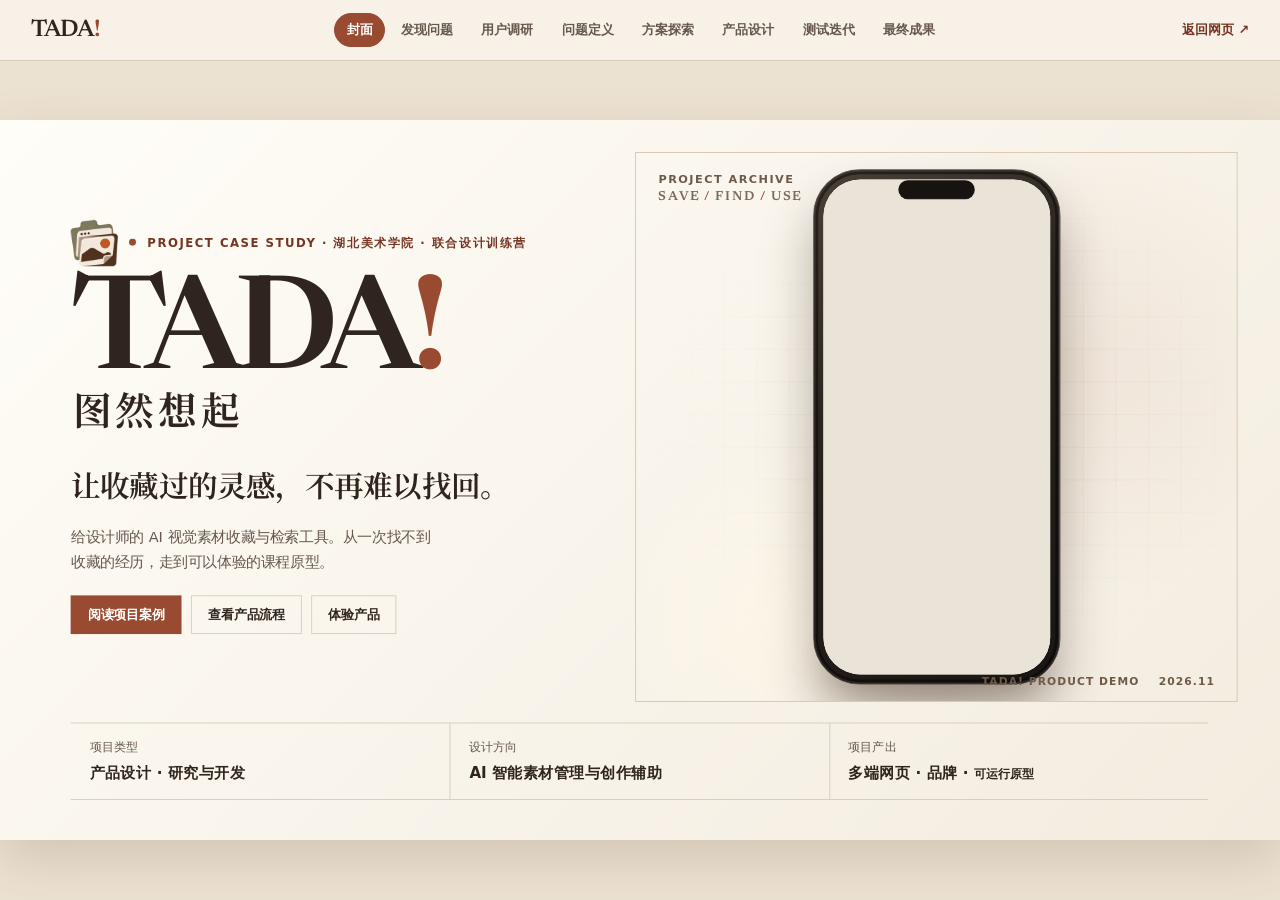
<file: index.html>
<!doctype html>
<html lang="zh-CN">
<head>
  <meta charset="utf-8">
  <meta http-equiv="refresh" content="0; url=presentation.html">
  <title>TADA! 图然想起 · 作品集</title>
  <script>location.replace('presentation.html');</script>
</head>
<body>
  <p>正在进入 TADA!「图然想起」作品集… <a href="presentation.html">点此进入</a></p>
</body>
</html>
</file>
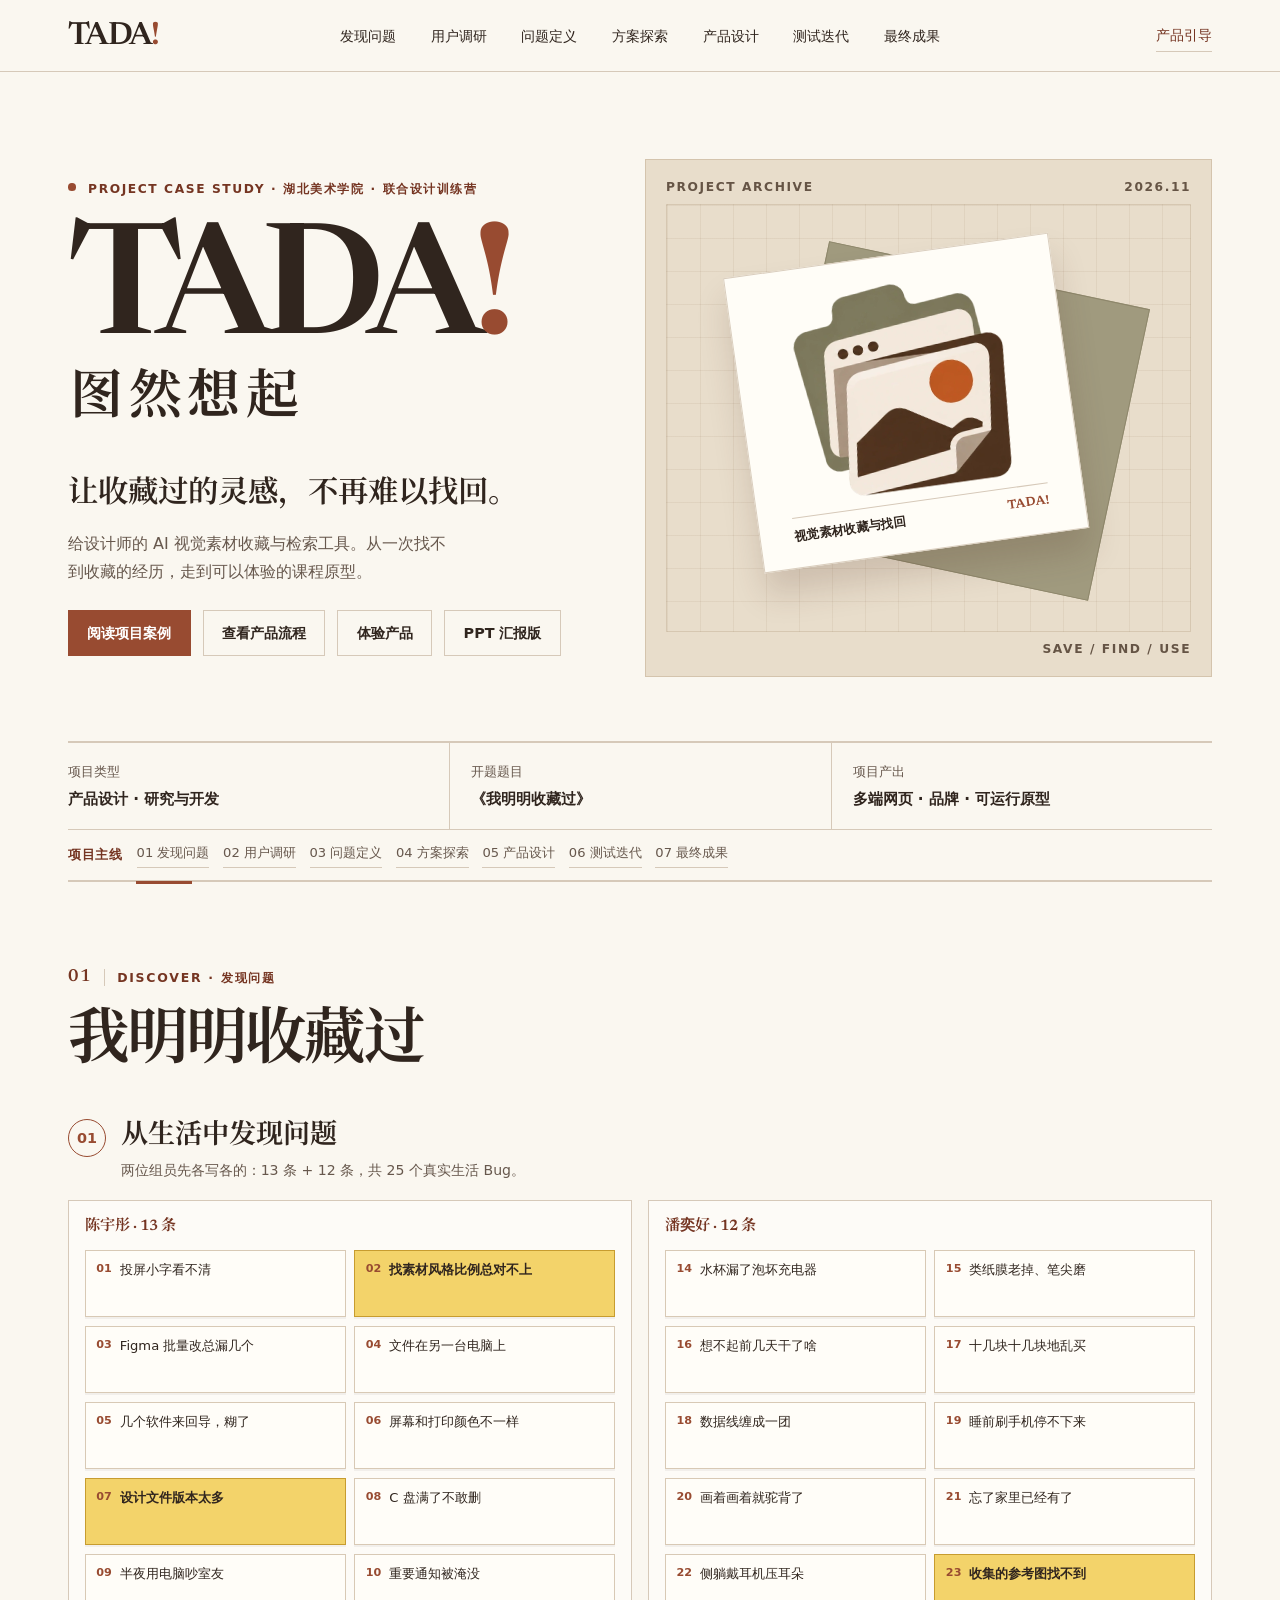
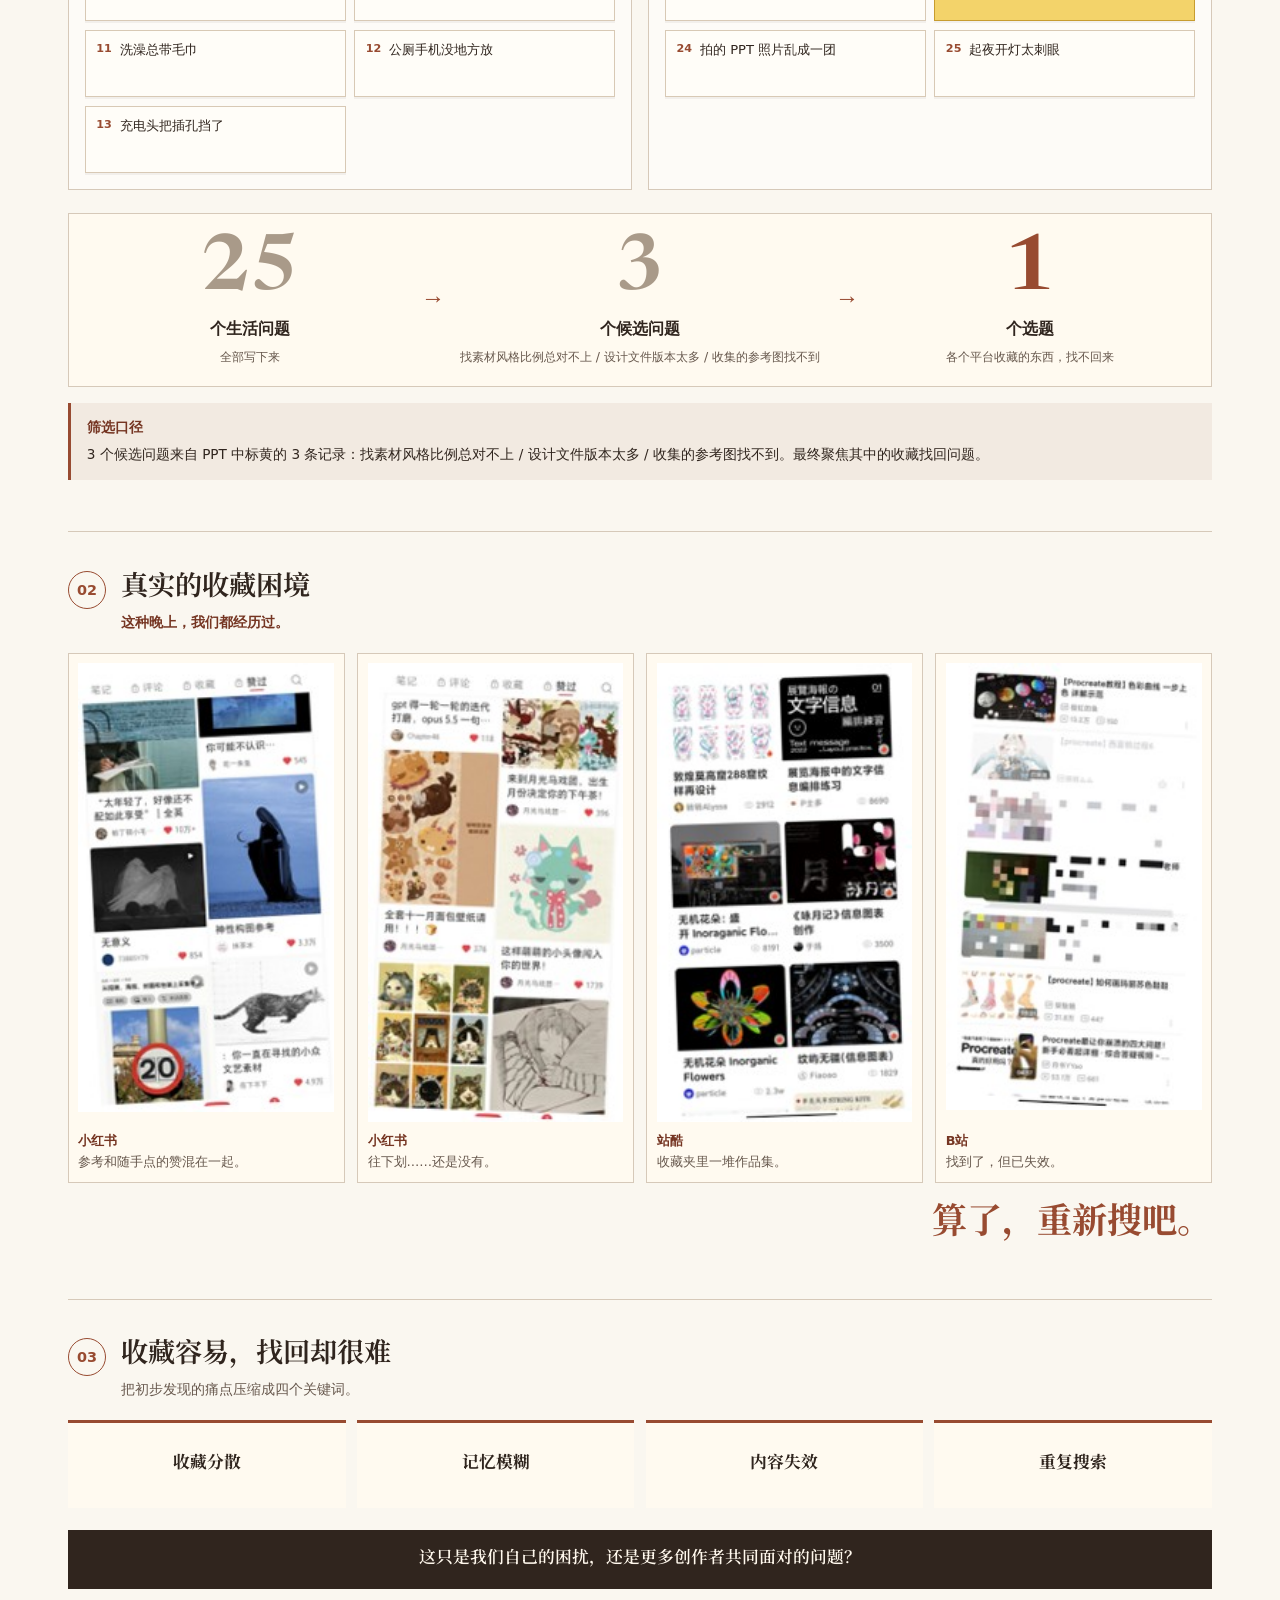
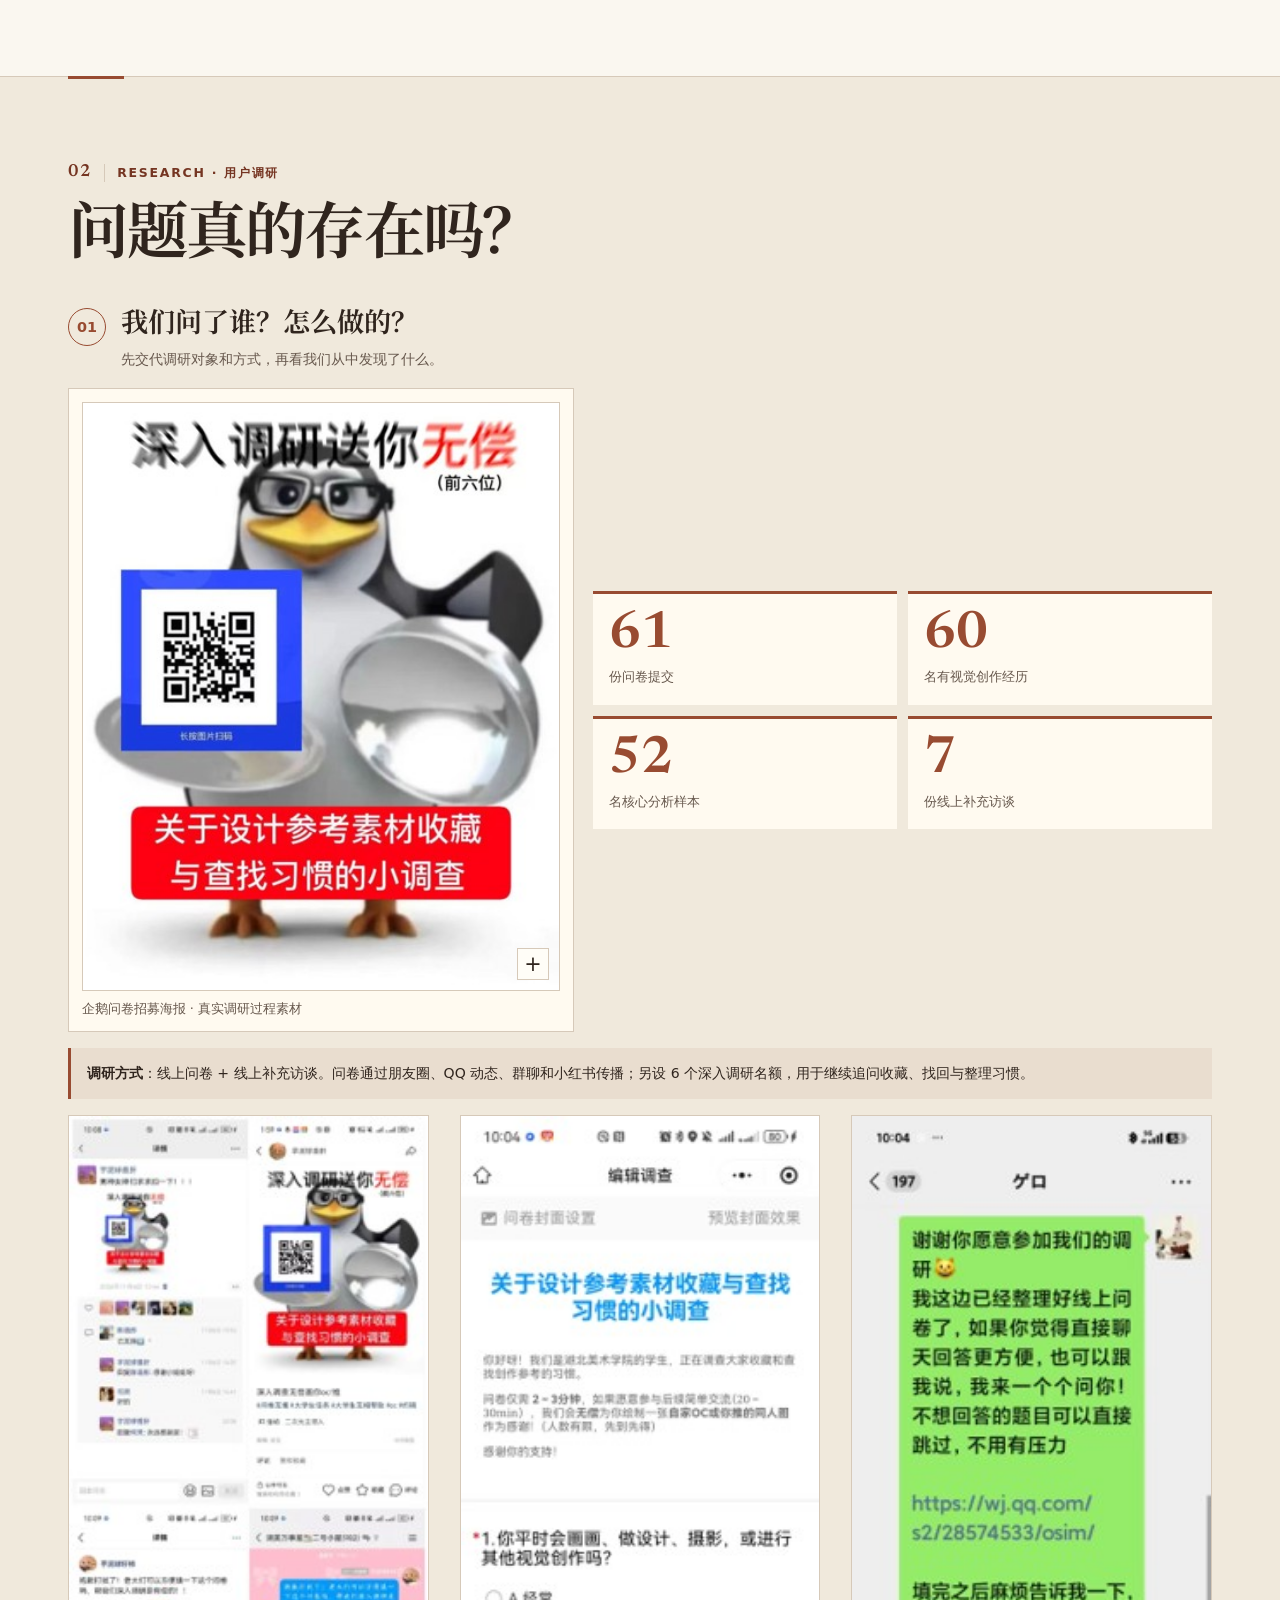
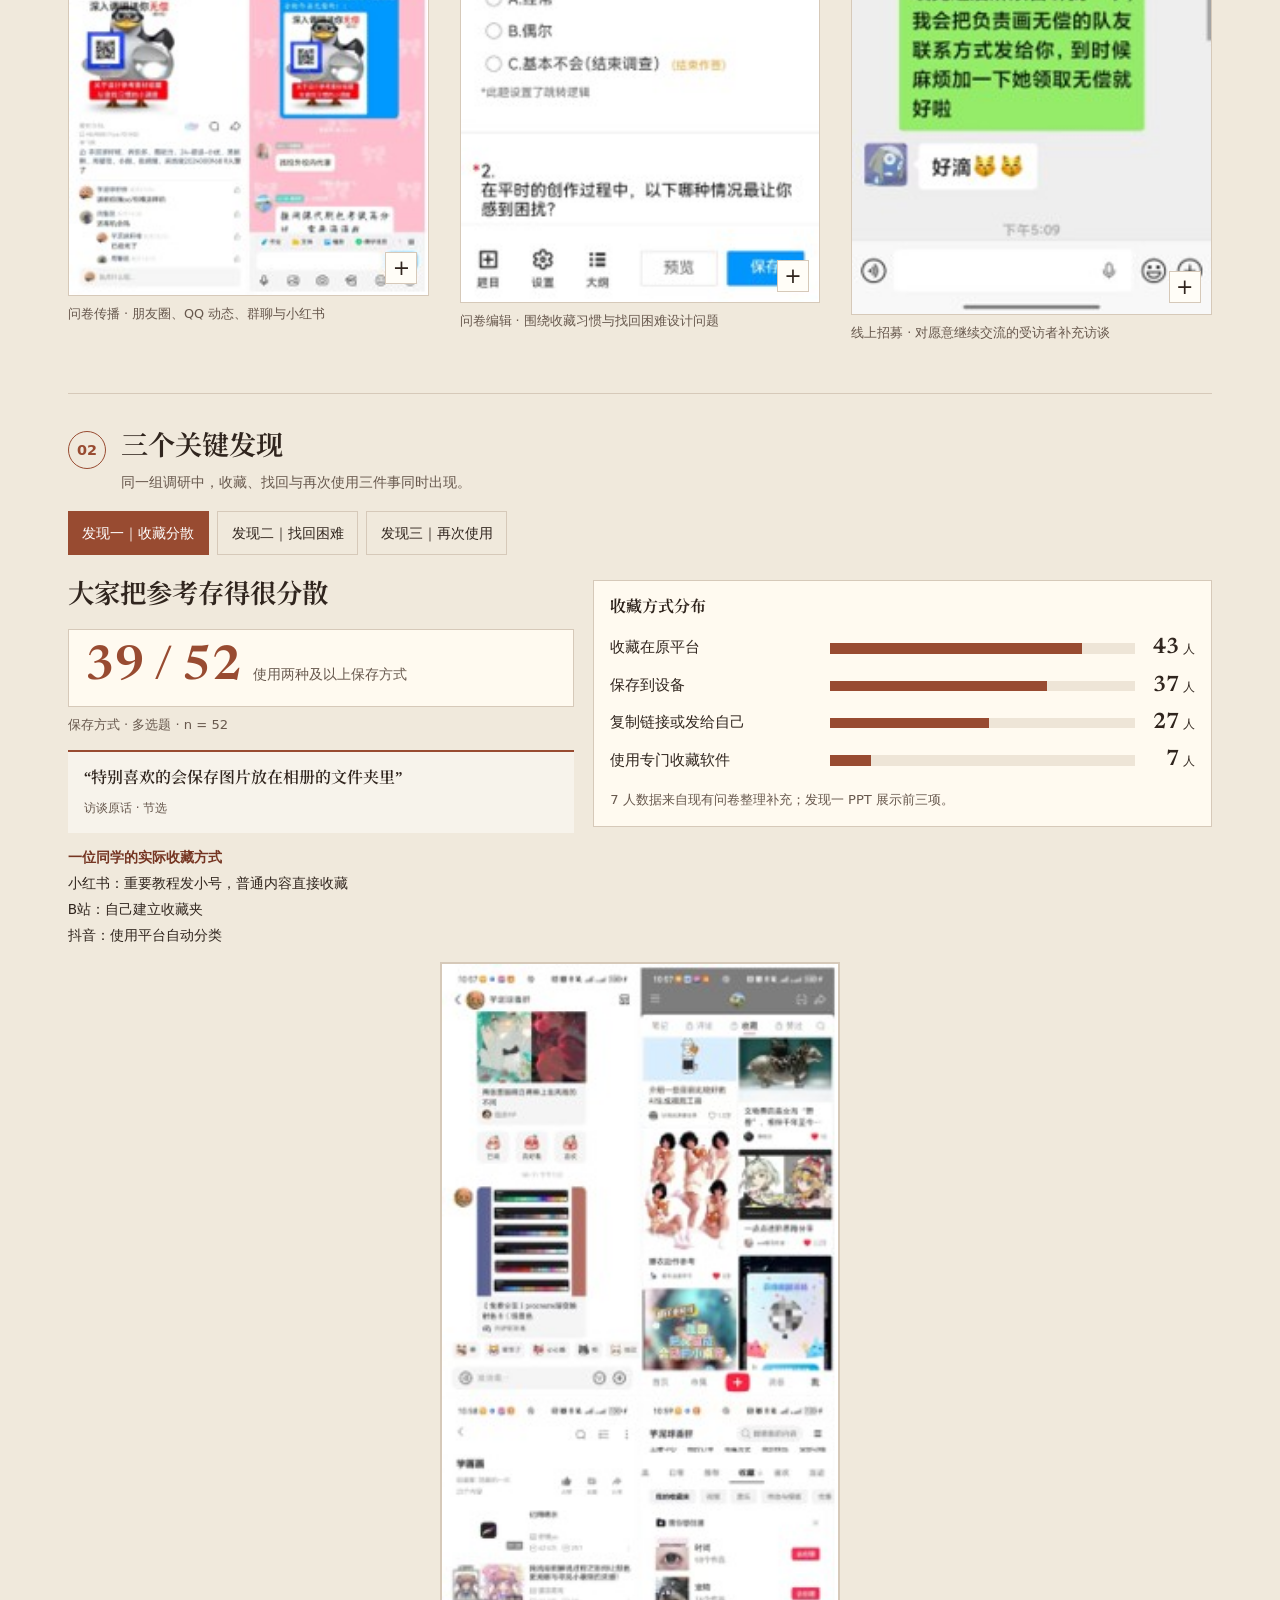
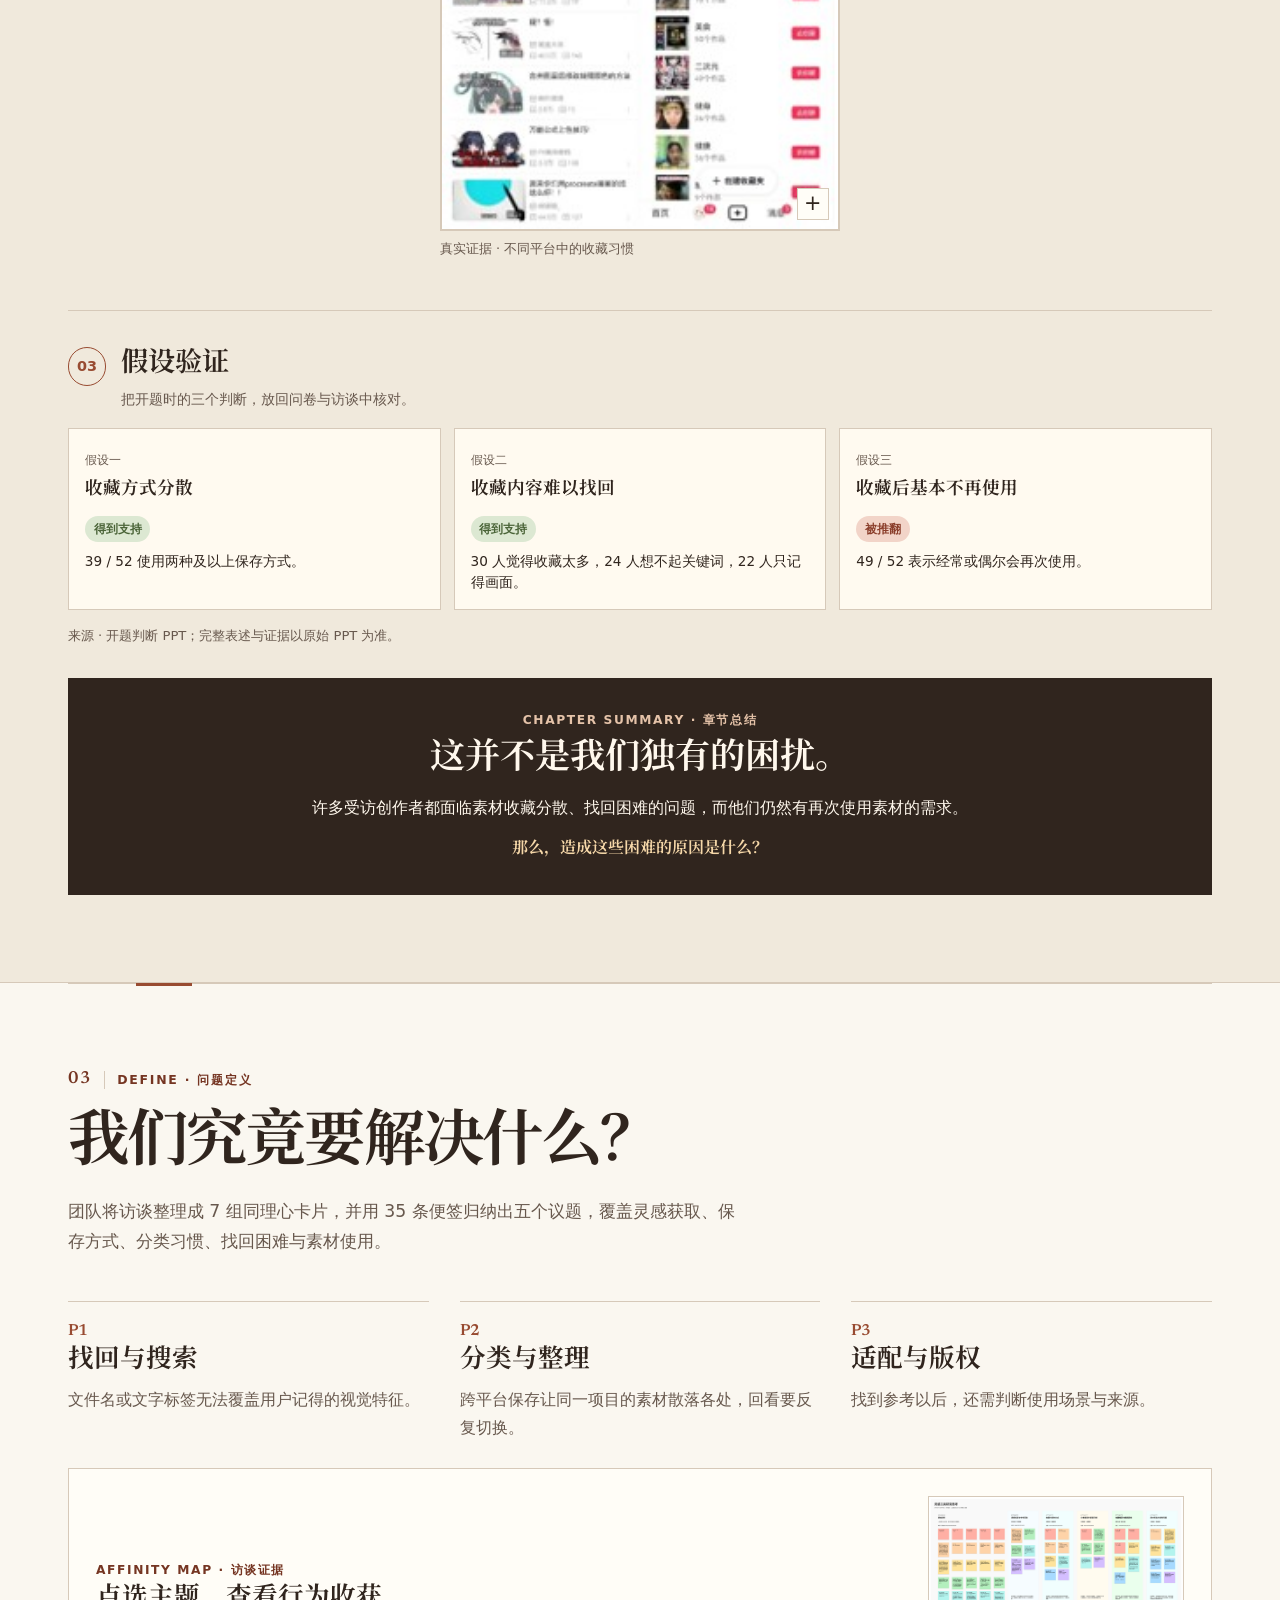
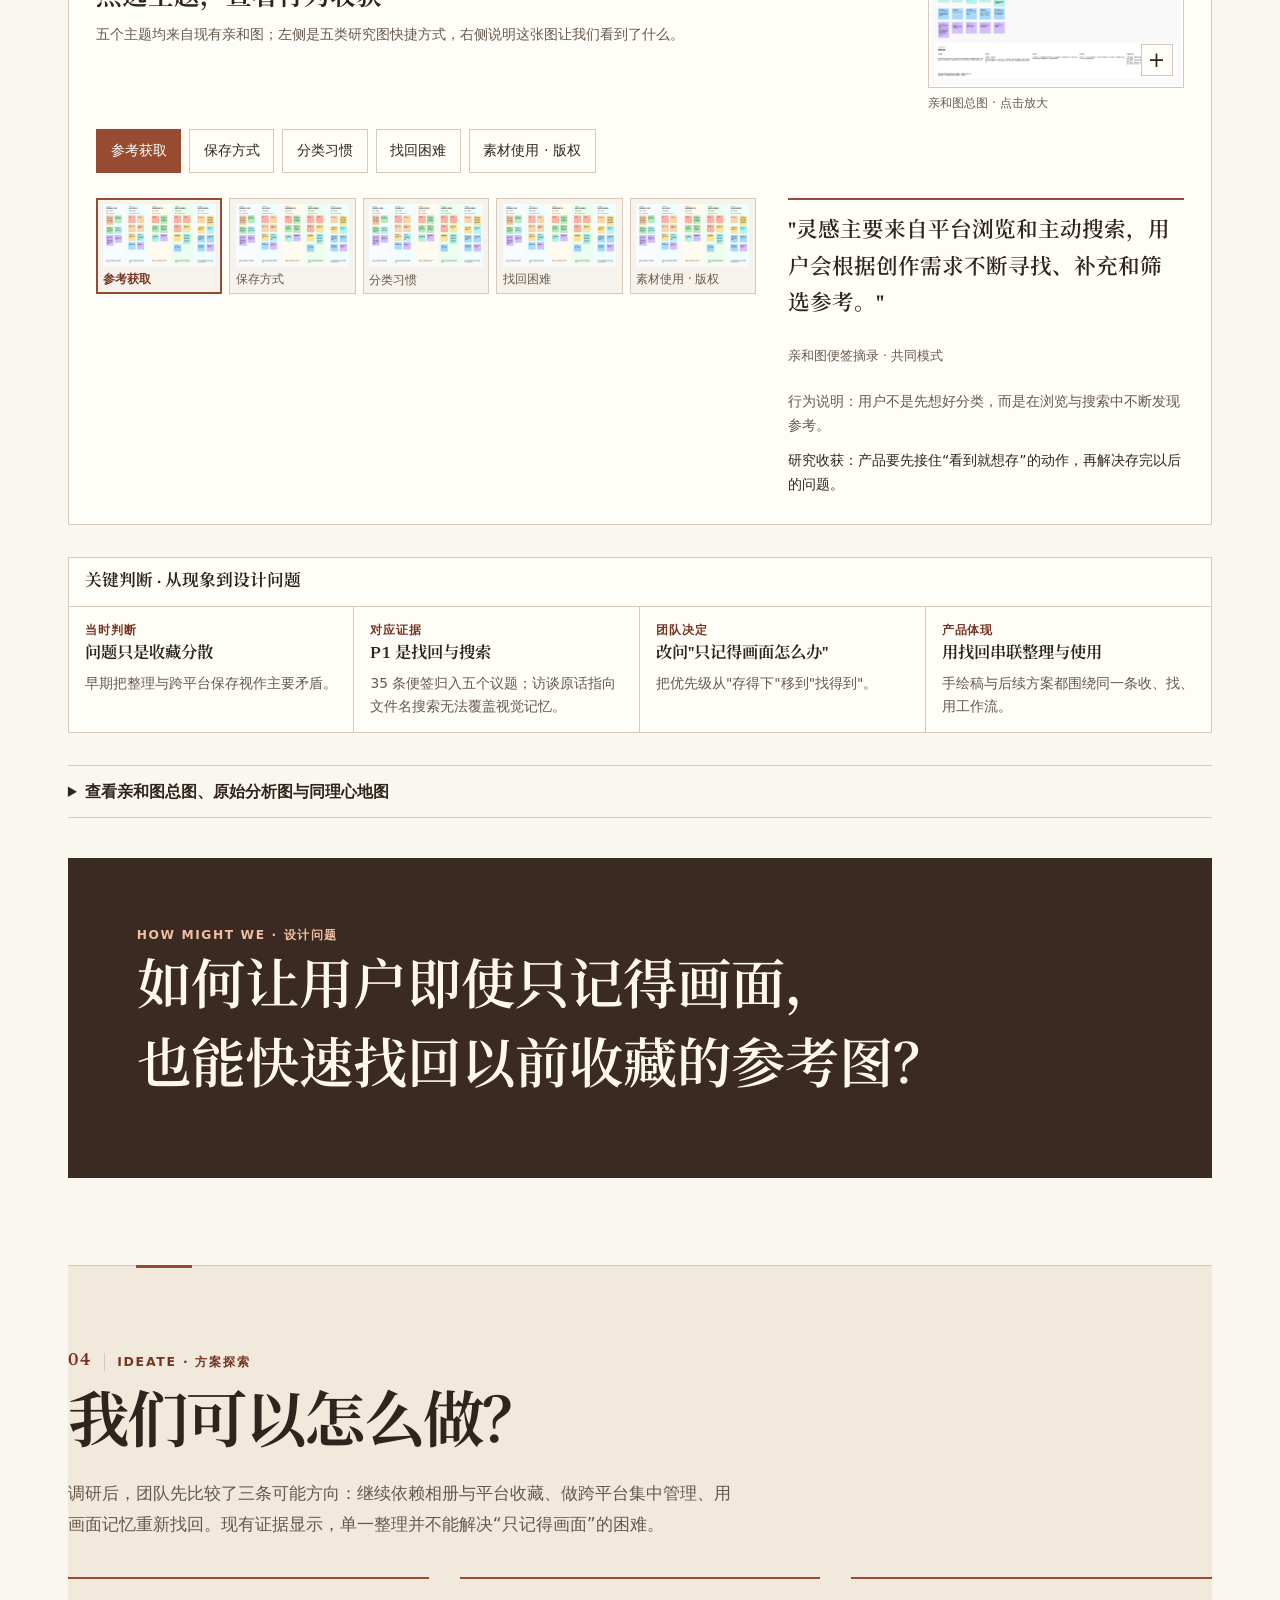
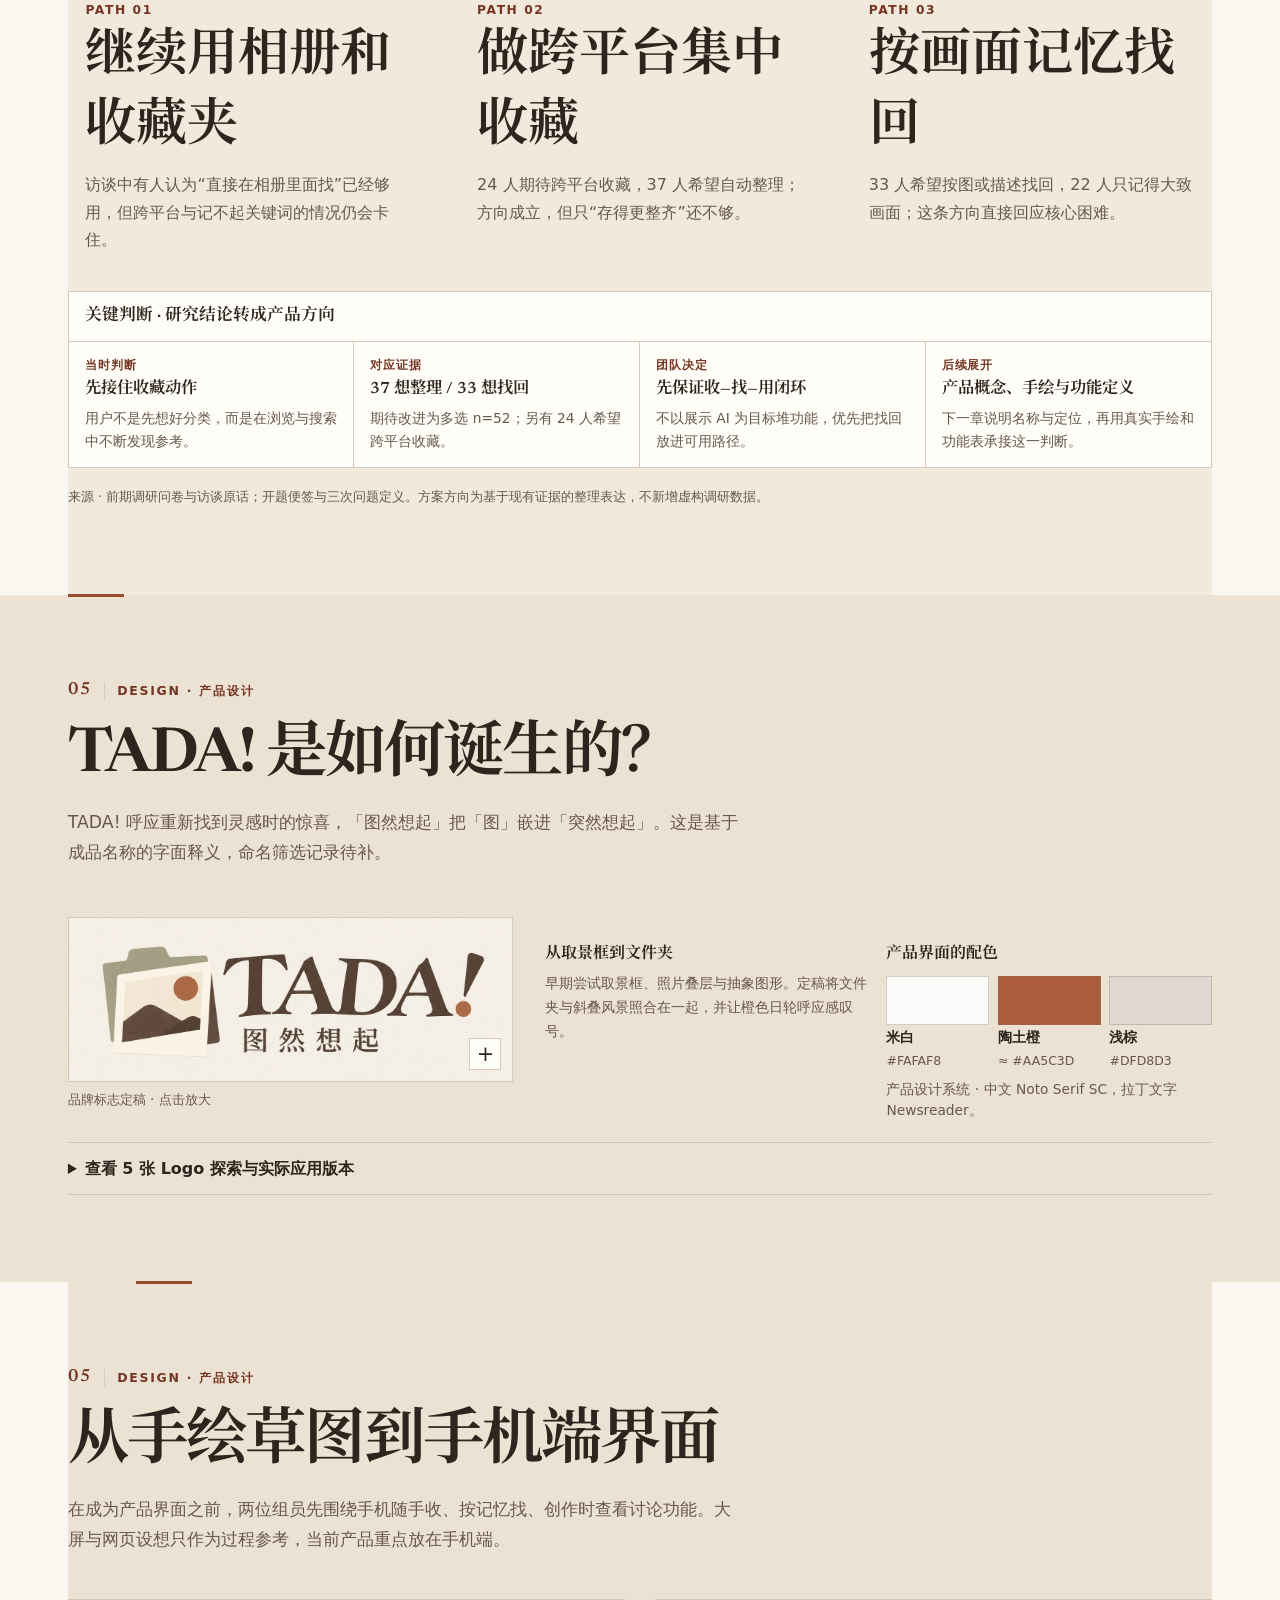
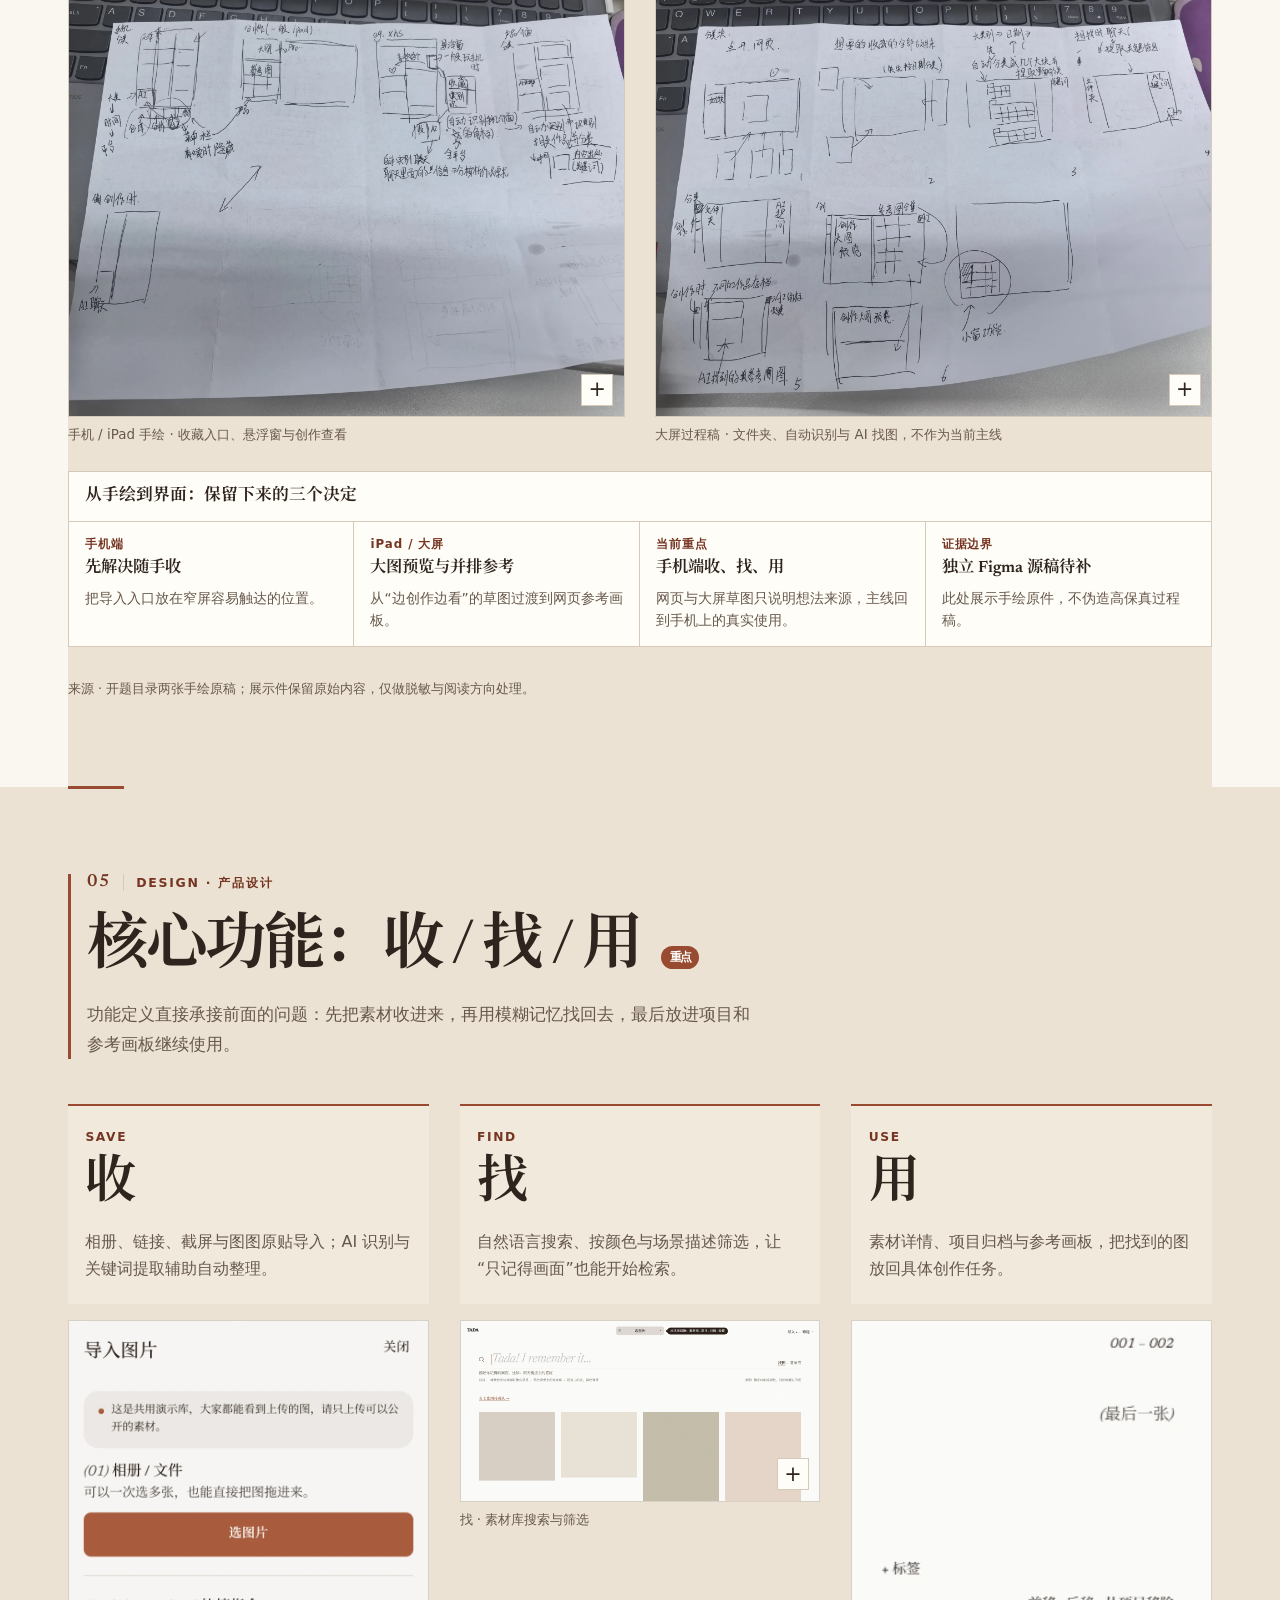
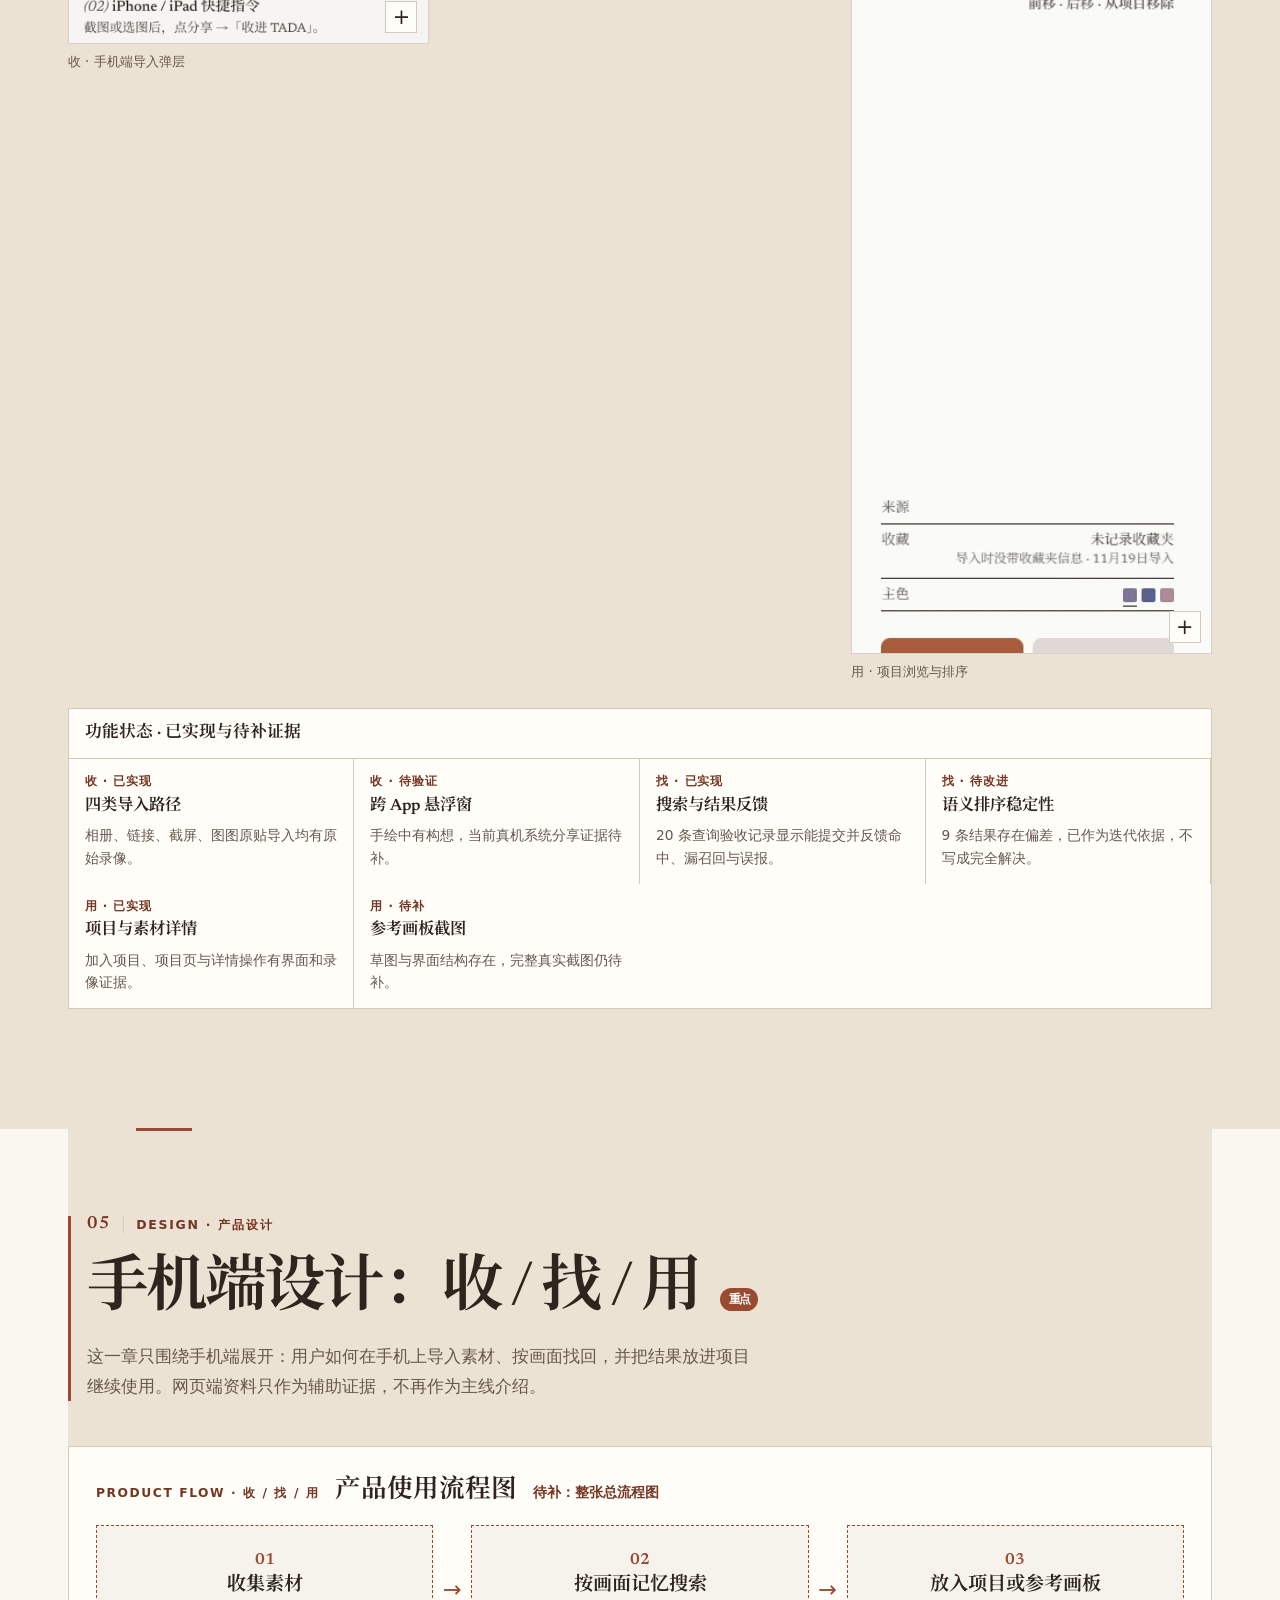
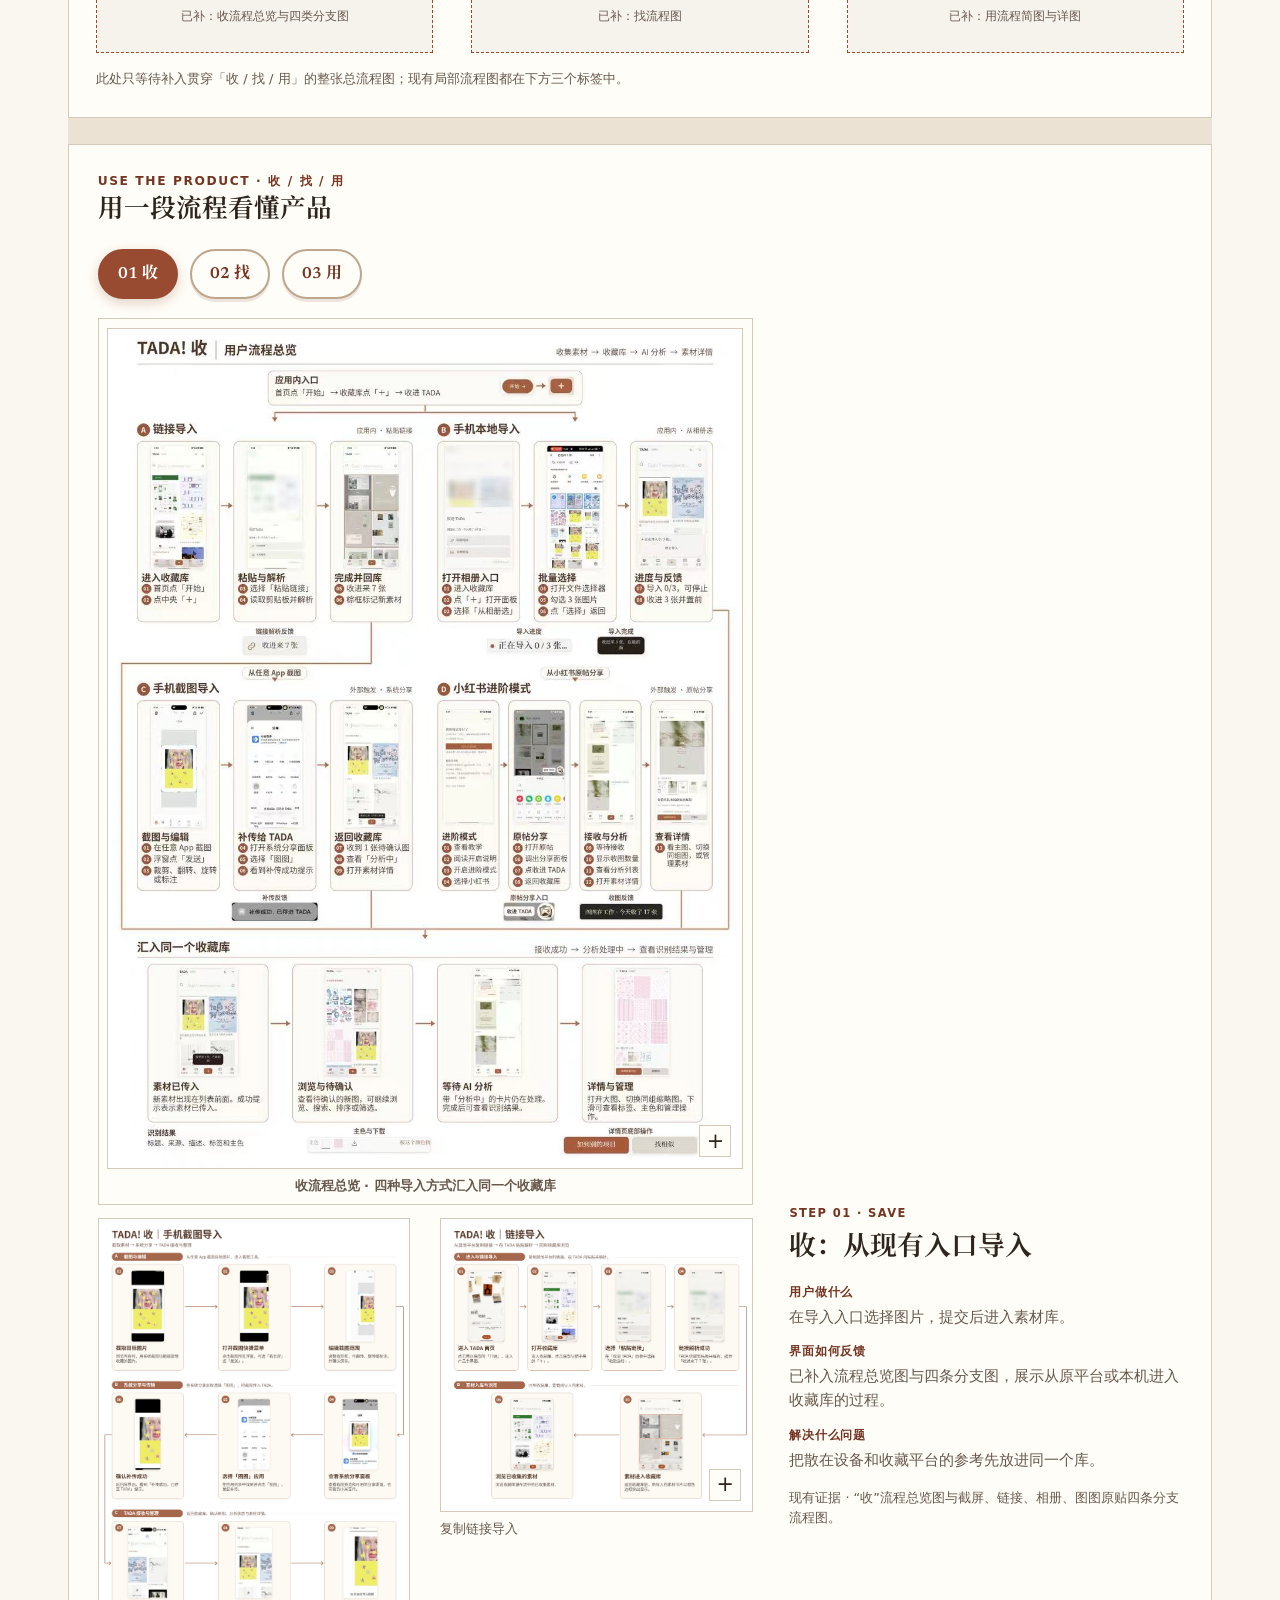
<file: portfolio/index.html>
<!doctype html>
<html lang="zh-CN">
<head>
  <meta charset="utf-8">
  <meta name="viewport" content="width=device-width, initial-scale=1">
  <meta name="description" content="湖北美术学院联合设计训练营 TADA! 图然想起项目作品集。">
  <title>TADA! 图然想起 · 项目作品集</title>
  <link rel="icon" href="assets/design/brand-symbol.webp" type="image/webp">
  <link rel="stylesheet" href="style.css">
  <script src="app.js" defer></script>
</head>
<body id="top">
  <a class="skip" href="#main">跳到正文</a>
  <header class="site-header">
    <div class="header-inner">
      <a class="wordmark" href="#top" aria-label="TADA! 图然想起 首页">TADA<span>!</span></a>
      <button class="menu-button enhanced" aria-expanded="false" aria-controls="site-nav" type="button">目录 <span aria-hidden="true">☰</span></button>
      <nav class="site-nav" id="site-nav" aria-label="章节导航">
        <a href="#problem">发现问题</a><a href="#research">用户调研</a><a href="#definition">问题定义</a><a href="#solution">方案探索</a><a href="#brand">产品设计</a><a href="#testing">测试迭代</a><a href="#demo">最终成果</a>
      </nav>
      <a class="header-out" href="https://shoucang.165-22-254-236.sslip.io/intro" target="_blank" rel="noopener">产品引导</a>
    </div>
    <div class="read-progress" aria-hidden="true"></div>
  </header>
  <main id="main" tabindex="-1">
    <section class="hero wrap" aria-labelledby="hero-title">
      <div class="hero-copy">
        <p class="eyebrow"><span></span> PROJECT CASE STUDY · 湖北美术学院 · 联合设计训练营</p>
        <h1 id="hero-title"><span lang="en">TADA<i>!</i></span><span class="hero-zh">图然想起</span></h1>
        <p class="hero-line">让收藏过的灵感，不再难以找回。</p>
        <p class="hero-desc">给设计师的 AI 视觉素材收藏与检索工具。从一次找不到收藏的经历，走到可以体验的课程原型。</p>
        <div class="actions"><a class="button primary" href="#problem">阅读项目案例</a><a class="button outline" href="#implementation">查看产品流程</a><a class="button outline" href="#outcome">体验产品</a><a class="button outline" href="presentation.html">PPT 汇报版</a></div>
      </div>
      <div class="hero-art">
        <div class="art-top"><span>PROJECT ARCHIVE</span><span>2026.11</span></div>
        <div class="art-grid" aria-hidden="true"></div>
        <div class="print print-back" aria-hidden="true"></div>
        <div class="print print-front">
          <img src="assets/design/brand-symbol.webp" alt="TADA 应用标志中的文件夹与叠放风景照片" width="525" height="520" fetchpriority="high">
          <div class="print-caption"><span>视觉素材收藏与找回</span><span lang="en">TADA!</span></div>
        </div>
        <div class="art-bottom"><span lang="en">SAVE / FIND / USE</span></div>
      </div>
    </section>
    <div class="project-strip wrap" aria-label="项目概览">
      <div><span>项目类型</span><b>产品设计 · 研究与开发</b></div>
      <div><span>开题题目</span><b>《我明明收藏过》</b></div>
      <div><span>项目产出</span><b>多端网页 · 品牌 · <span class="keep-together">可运行原型</span></b></div>
    </div>
    <nav class="process-map wrap" aria-label="设计过程线索">
      <span>项目主线</span>
      <a href="#problem">01 发现问题</a><a href="#research">02 用户调研</a><a href="#definition">03 问题定义</a><a href="#solution">04 方案探索</a><a href="#brand">05 产品设计</a><a href="#testing">06 测试迭代</a><a href="#demo">07 最终成果</a>
    </nav>

    <nav class="design-subnav" id="design-subnav" aria-label="产品设计内部流程">
      <span class="design-subnav-title">05 设计流程</span>
      <a href="#brand" data-design-step="brand"><b>01</b> 名称与视觉</a><span class="design-arrow" aria-hidden="true">→</span>
      <a href="#sketches" data-design-step="sketches"><b>02</b> 手绘构思</a><span class="design-arrow" aria-hidden="true">→</span>
      <a href="#features" data-design-step="features" class="is-key"><b>03</b> 核心功能</a><span class="design-arrow" aria-hidden="true">→</span>
      <a href="#implementation" data-design-step="implementation" class="is-key"><b>04</b> 手机端设计</a>
    </nav>

    <section class="case-section wrap" id="problem">
      <header class="section-lead"><div class="chapter"><span>01</span> DISCOVER · 发现问题</div><h2>我明明收藏过</h2></header>

      <div class="problem-block">
        <div class="problem-block-head"><span>01</span><div><h3>从生活中发现问题</h3><p>两位组员先各写各的：13 条 + 12 条，共 25 个真实生活 Bug。</p></div></div>
        <div class="bug-note-groups">
          <div class="bug-note-column">
            <h4>陈宇彤 · 13 条</h4>
            <ol>
              <li><b>01</b><span>投屏小字看不清</span></li>
              <li class="is-marked"><b>02</b><span>找素材风格比例总对不上</span></li>
              <li><b>03</b><span>Figma 批量改总漏几个</span></li>
              <li><b>04</b><span>文件在另一台电脑上</span></li>
              <li><b>05</b><span>几个软件来回导，糊了</span></li>
              <li><b>06</b><span>屏幕和打印颜色不一样</span></li>
              <li class="is-marked"><b>07</b><span>设计文件版本太多</span></li>
              <li><b>08</b><span>C 盘满了不敢删</span></li>
              <li><b>09</b><span>半夜用电脑吵室友</span></li>
              <li><b>10</b><span>重要通知被淹没</span></li>
              <li><b>11</b><span>洗澡总带毛巾</span></li>
              <li><b>12</b><span>公厕手机没地方放</span></li>
              <li><b>13</b><span>充电头把插孔挡了</span></li>
            </ol>
          </div>
          <div class="bug-note-column">
            <h4>潘奕好 · 12 条</h4>
            <ol>
              <li><b>14</b><span>水杯漏了泡坏充电器</span></li>
              <li><b>15</b><span>类纸膜老掉、笔尖磨</span></li>
              <li><b>16</b><span>想不起前几天干了啥</span></li>
              <li><b>17</b><span>十几块十几块地乱买</span></li>
              <li><b>18</b><span>数据线缠成一团</span></li>
              <li><b>19</b><span>睡前刷手机停不下来</span></li>
              <li><b>20</b><span>画着画着就驼背了</span></li>
              <li><b>21</b><span>忘了家里已经有了</span></li>
              <li><b>22</b><span>侧躺戴耳机压耳朵</span></li>
              <li class="is-marked"><b>23</b><span>收集的参考图找不到</span></li>
              <li><b>24</b><span>拍的 PPT 照片乱成一团</span></li>
              <li><b>25</b><span>起夜开灯太刺眼</span></li>
            </ol>
          </div>
        </div>
        <div class="funnel-flow" role="img" aria-label="从25个生活问题，筛到3个候选问题，再聚焦1个选题">
          <div class="funnel-step"><b>25</b><span>个生活问题</span><small>全部写下来</small></div>
          <span class="funnel-arrow" aria-hidden="true">→</span>
          <div class="funnel-step"><b>3</b><span>个候选问题</span><small>找素材风格比例总对不上 / 设计文件版本太多 / 收集的参考图找不到</small></div>
          <span class="funnel-arrow" aria-hidden="true">→</span>
          <div class="funnel-step is-final"><b>1</b><span>个选题</span><small>各个平台收藏的东西，找不回来</small></div>
        </div>
        <div class="source-conflict"><b>筛选口径</b><p>3 个候选问题来自 PPT 中标黄的 3 条记录：找素材风格比例总对不上 / 设计文件版本太多 / 收集的参考图找不到。最终聚焦其中的收藏找回问题。</p></div>
      </div>

      <div class="problem-block">
        <div class="problem-block-head"><span>02</span><div><h3>真实的收藏困境</h3><p class="block-subtitle">这种晚上，我们都经历过。</p></div></div>
        <div class="app-shots">
          <figure><img src="assets/problem/xiaohongshu-1.jpg" decoding="async" alt="小红书收藏页面，参考和点赞混在一起"><figcaption><b>小红书</b><span>参考和随手点的赞混在一起。</span></figcaption></figure>
          <figure><img src="assets/problem/xiaohongshu-2.jpg" decoding="async" alt="小红书收藏页面继续往下找"><figcaption><b>小红书</b><span>往下划……还是没有。</span></figcaption></figure>
          <figure><img src="assets/problem/zcool.jpg" decoding="async" alt="站酷收藏夹里大量作品集"><figcaption><b>站酷</b><span>收藏夹里一堆作品集。</span></figcaption></figure>
          <figure><img src="assets/problem/bilibili.jpg" decoding="async" alt="B站收藏内容已失效"><figcaption><b>B站</b><span>找到了，但已失效。</span></figcaption></figure>
        </div>
        <p class="give-up-line">算了，重新搜吧。</p>
      </div>

      <div class="problem-block">
        <div class="problem-block-head"><span>03</span><div><h3>收藏容易，找回却很难</h3><p>把初步发现的痛点压缩成四个关键词。</p></div></div>
        <div class="pain-keywords"><span>收藏分散</span><span>记忆模糊</span><span>内容失效</span><span>重复搜索</span></div>
        <p class="problem-transition">这只是我们自己的困扰，还是更多创作者共同面对的问题？</p>
      </div>
    </section>
    <section class="band" id="research">
      <div class="case-section wrap research-chapter">
        <header class="section-lead"><div class="chapter"><span>02</span> RESEARCH · 用户调研</div><h2>问题真的存在吗？</h2></header>

        <div class="research-block">
          <div class="research-block-head"><span>01</span><div><h3>我们问了谁？怎么做的？</h3><p>先交代调研对象和方式，再看我们从中发现了什么。</p></div></div>
          <div class="research-method">
            <figure class="research-poster"><a class="zoom" href="assets/research/survey-recruitment-poster.jpg" data-gallery="research-method"><img src="assets/research/survey-recruitment-poster.jpg" decoding="async" alt="企鹅问卷招募海报 · 设计参考素材收藏与查找习惯调查"><span class="zoom-mark" aria-hidden="true">+</span></a><figcaption>企鹅问卷招募海报 · 真实调研过程素材</figcaption></figure>
            <div class="research-metrics">
              <div><b>61</b><span>份问卷提交</span></div>
              <div><b>60</b><span>名有视觉创作经历</span></div>
              <div><b>52</b><span>名核心分析样本</span></div>
              <div><b>7</b><span>份线上补充访谈</span></div>
            </div>
          </div>
          <p class="method-note"><b>调研方式</b>：线上问卷 + 线上补充访谈。问卷通过朋友圈、QQ 动态、群聊和小红书传播；另设 6 个深入调研名额，用于继续追问收藏、找回与整理习惯。</p>
          <div class="process-shots grid three">
            <figure class="evidence plate"><a class="zoom" href="assets/research/survey-spread.jpg" data-gallery="research-process"><img src="assets/research/survey-spread.jpg" decoding="async" alt="问卷传播 · 社交平台转发截图"><span class="zoom-mark" aria-hidden="true">+</span></a><figcaption>问卷传播 · 朋友圈、QQ 动态、群聊与小红书</figcaption></figure>
            <figure class="evidence plate"><a class="zoom" href="assets/research/survey-edit.jpg" data-gallery="research-process"><img src="assets/research/survey-edit.jpg" decoding="async" alt="问卷编辑 · 问卷设计页面"><span class="zoom-mark" aria-hidden="true">+</span></a><figcaption>问卷编辑 · 围绕收藏习惯与找回困难设计问题</figcaption></figure>
            <figure class="evidence plate"><a class="zoom" href="assets/research/online-recruitment.jpg" data-gallery="research-process"><img src="assets/research/online-recruitment.jpg" decoding="async" alt="线上招募 · 访谈邀请对话"><span class="zoom-mark" aria-hidden="true">+</span></a><figcaption>线上招募 · 对愿意继续交流的受访者补充访谈</figcaption></figure>
          </div>
        </div>

        <div class="research-block">
          <div class="research-block-head"><span>02</span><div><h3>三个关键发现</h3><p>同一组调研中，收藏、找回与再次使用三件事同时出现。</p></div></div>
          <div class="tabs enhanced finding-tabs" data-tabs="finding" aria-label="三个关键发现">
            <button type="button" data-tab="finding1" aria-selected="true">发现一｜收藏分散</button>
            <button type="button" data-tab="finding2">发现二｜找回困难</button>
            <button type="button" data-tab="finding3">发现三｜再次使用</button>
          </div>
          <div data-panels="finding" class="finding-panels">
            <section class="chart finding-panel" data-panel="finding1">
              <div class="finding-layout">
                <div class="finding-copy">
                  <h4>大家把参考存得很分散</h4>
                  <p class="finding-stat"><b>39 / 52</b><span>使用两种及以上保存方式</span></p>
                  <p class="source">保存方式 · 多选题 · n = 52</p>
                  <div class="quote-line"><p>“特别喜欢的会保存图片放在相册的文件夹里”</p><span>访谈原话 · 节选</span></div>
                  <div class="habit-list"><b>一位同学的实际收藏方式</b><span>小红书：重要教程发小号，普通内容直接收藏</span><span>B站：自己建立收藏夹</span><span>抖音：使用平台自动分类</span></div>
                </div>
                <div class="chart-card"><h5>收藏方式分布</h5><ul class="bars"><li><span>收藏在原平台</span><span class="bar" aria-hidden="true"><i style="--n:82.6923076923077%"></i></span><b>43<small> 人</small></b></li><li><span>保存到设备</span><span class="bar" aria-hidden="true"><i style="--n:71.15384615384616%"></i></span><b>37<small> 人</small></b></li><li><span>复制链接或发给自己</span><span class="bar" aria-hidden="true"><i style="--n:51.92307692307693%"></i></span><b>27<small> 人</small></b></li><li><span>使用专门收藏软件</span><span class="bar" aria-hidden="true"><i style="--n:13.461538461538462%"></i></span><b>7<small> 人</small></b></li></ul><p class="source">7 人数据来自现有问卷整理补充；发现一 PPT 展示前三项。</p></div>
              </div>
              <figure class="evidence finding-habit"><a class="zoom" href="assets/research/finding1-habits.jpg" data-gallery="finding"><img src="assets/research/finding1-habits.jpg" decoding="async" alt="真实用户在不同平台中的收藏习惯截图"><span class="zoom-mark" aria-hidden="true">+</span></a><figcaption>真实证据 · 不同平台中的收藏习惯</figcaption></figure>
            </section>
            <section class="chart finding-panel" data-panel="finding2">
              <div class="finding-layout">
                <div class="finding-copy">
                  <h4>“明明收藏过”，找起来还是麻烦</h4>
                  <p class="finding-stat"><b>46</b><span>人作答找回困难题 · 多选</span></p>
                  <p class="source">不是“有没有收藏”，而是收藏之后能不能找回来。</p>
                  <div class="quote-line"><p>“记忆里有这张参考，但没通过右上角文字搜索搜到，因为只有文件名信息”</p><span>访谈原话 · 节选</span></div>
                </div>
                <div class="chart-card"><h5>重新查找时遇到的问题</h5><ul class="bars"><li><span>收藏太多，不好翻</span><span class="bar" aria-hidden="true"><i style="--n:65.21739130434783%"></i></span><b>30<small> 人</small></b></li><li><span>想不起关键词</span><span class="bar" aria-hidden="true"><i style="--n:52.17391304347826%"></i></span><b>24<small> 人</small></b></li><li><span>只记得图片大概样子</span><span class="bar" aria-hidden="true"><i style="--n:47.82608695652174%"></i></span><b>22<small> 人</small></b></li><li><span>忘记存在哪里</span><span class="bar" aria-hidden="true"><i style="--n:43.47826086956522%"></i></span><b>20<small> 人</small></b></li><li><span>原内容或链接失效</span><span class="bar" aria-hidden="true"><i style="--n:23.91304347826087%"></i></span><b>11<small> 人</small></b></li></ul><p class="source">前四项来自发现二 PPT；链接失效 11 人来自现有问卷整理补充。</p></div>
              </div>
            </section>
            <section class="chart finding-panel" data-panel="finding3">
              <div class="finding-layout">
                <div class="finding-copy">
                  <h4>大家其实还会再次使用以前收藏的东西</h4>
                  <p class="finding-stat"><b>49 / 52</b><span>表示经常或偶尔会再次使用</span></p>
                  <p class="source">复用频率 · 单选题 · n = 52</p>
                  <div class="quote-line"><p>“前两三天找参考花太多时间了”</p><span>访谈原话 · 节选</span></div>
                  <div class="quote-line"><p>“希望保存的时候本地可以弹小窗选相册分类”</p><span>访谈原话 · 节选</span></div>
                </div>
                <div class="chart-card"><div class="finding-donut-row"><div class="donut" style="--pct:94.2%" role="img" aria-label="49/52 会再次使用"><span>49/52</span><small>会再次使用</small></div><ul class="mini-stats"><li><b>10</b><span>经常使用</span></li><li><b>39</b><span>偶尔使用</span></li><li><b>3</b><span>基本不再使用</span></li></ul></div><h5>期待的收藏体验改进</h5><ul class="bars"><li><span>自动整理和分类</span><span class="bar" aria-hidden="true"><i style="--n:71.15384615384616%"></i></span><b>37<small> 人</small></b></li><li><span>通过图片或描述找回</span><span class="bar" aria-hidden="true"><i style="--n:63.46153846153846%"></i></span><b>33<small> 人</small></b></li><li><span>更方便地保存不同平台内容</span><span class="bar" aria-hidden="true"><i style="--n:46.15384615384615%"></i></span><b>24<small> 人</small></b></li><li><span>创作时更方便查看和使用</span><span class="bar" aria-hidden="true"><i style="--n:44.230769230769226%"></i></span><b>23<small> 人</small></b></li></ul><p class="source">改进期待 · 多选题 · n = 52。此处只呈现用户期待，不直接等同已确定功能。</p></div>
              </div>
            </section>
          </div>
        </div>

        <div class="research-block">
          <div class="research-block-head"><span>03</span><div><h3>假设验证</h3><p>把开题时的三个判断，放回问卷与访谈中核对。</p></div></div>
          <div class="hypothesis-grid">
            <article><span>假设一</span><h4>收藏方式分散</h4><p class="status is-supported">得到支持</p><p>39 / 52 使用两种及以上保存方式。</p></article>
            <article><span>假设二</span><h4>收藏内容难以找回</h4><p class="status is-supported">得到支持</p><p>30 人觉得收藏太多，24 人想不起关键词，22 人只记得画面。</p></article>
            <article><span>假设三</span><h4>收藏后基本不再使用</h4><p class="status is-refuted">被推翻</p><p>49 / 52 表示经常或偶尔会再次使用。</p></article>
          </div>
          <p class="source">来源 · 开题判断 PPT；完整表述与证据以原始 PPT 为准。</p>
        </div>

        <div class="research-summary">
          <p class="eyebrow">CHAPTER SUMMARY · 章节总结</p>
          <h3>这并不是我们独有的困扰。</h3>
          <p>许多受访创作者都面临素材收藏分散、找回困难的问题，而他们仍然有再次使用素材的需求。</p>
          <strong>那么，造成这些困难的原因是什么？</strong>
        </div>
      </div>
    </section>
    <section class="case-section wrap" id="definition">
      <header class="section-lead"><div class="chapter"><span>03</span> DEFINE · 问题定义</div><h2>我们究竟要解决什么？</h2><p>团队将访谈整理成 7 组同理心卡片，并用 35 条便签归纳出五个议题，覆盖灵感获取、保存方式、分类习惯、找回困难与素材使用。</p></header>
      <div class="grid three priority">
        <div><span>P1</span><h3>找回与搜索</h3><p>文件名或文字标签无法覆盖用户记得的视觉特征。</p></div>
        <div><span>P2</span><h3>分类与整理</h3><p>跨平台保存让同一项目的素材散落各处，回看要反复切换。</p></div>
        <div><span>P3</span><h3>适配与版权</h3><p>找到参考以后，还需判断使用场景与来源。</p></div>
      </div>
      <div class="affinity-explorer">
        <div class="affinity-heading">
          <div><p class="eyebrow">AFFINITY MAP · 访谈证据</p><h3>点选主题，查看行为收获</h3><p>五个主题均来自现有亲和图；左侧是五类研究图快捷方式，右侧说明这张图让我们看到了什么。</p></div>
          <figure class="affinity-thumb"><a class="zoom" href="assets/research/affinity-map.webp" data-gallery="affinity-overview"><img src="assets/research/affinity-map.webp" decoding="async" alt="亲和图总图缩略 · 五组主题与优先级"><span class="zoom-mark" aria-hidden="true">+</span></a><figcaption>亲和图总图 · 点击放大</figcaption></figure>
        </div>
        <div class="tabs enhanced" data-tabs="affinity" aria-label="亲和图主题"><button type="button" data-tab="source">参考获取</button><button type="button" data-tab="save">保存方式</button><button type="button" data-tab="organize">分类习惯</button><button type="button" data-tab="find">找回困难</button><button type="button" data-tab="use">素材使用 · 版权</button></div>
        <div class="affinity-workspace">
          <div class="affinity-shortcuts" aria-label="五类研究图快捷方式">
            <button type="button" data-affinity-shortcut="source" class="is-active" style="--pos:0% 50%"><img src="assets/research/affinity-themes.webp" alt=""><span>参考获取</span></button>
            <button type="button" data-affinity-shortcut="save" style="--pos:25% 50%"><img src="assets/research/affinity-themes.webp" alt=""><span>保存方式</span></button>
            <button type="button" data-affinity-shortcut="organize" style="--pos:50% 50%"><img src="assets/research/affinity-themes.webp" alt=""><span>分类习惯</span></button>
            <button type="button" data-affinity-shortcut="find" style="--pos:75% 50%"><img src="assets/research/affinity-themes.webp" alt=""><span>找回困难</span></button>
            <button type="button" data-affinity-shortcut="use" style="--pos:100% 50%"><img src="assets/research/affinity-themes.webp" alt=""><span>素材使用 · 版权</span></button>
          </div>
          <div data-panels="affinity">
            <section class="affinity-panel" data-panel="source"><div class="affinity-text"><blockquote class="affinity-quote"><p>"灵感主要来自平台浏览和主动搜索，用户会根据创作需求不断寻找、补充和筛选参考。"</p><footer>亲和图便签摘录 · 共同模式</footer></blockquote><p class="affinity-read">行为说明：用户不是先想好分类，而是在浏览与搜索中不断发现参考。</p><p class="affinity-judgment">研究收获：产品要先接住“看到就想存”的动作，再解决存完以后的问题。</p></div></section>
            <section class="affinity-panel" data-panel="save"><div class="affinity-text"><blockquote class="affinity-quote"><p>"现在这样就挺好，直接在相册里面找。"</p><footer>代表性访谈原话 · 匿名摘录</footer></blockquote><p class="affinity-read">行为说明：相册和文件夹仍是多数用户熟悉的保存位置。</p><p class="affinity-judgment">研究收获：导入要顺着现有习惯，而不是要求用户先重建一套分类。</p></div></section>
            <section class="affinity-panel" data-panel="organize"><div class="affinity-text"><blockquote class="affinity-quote"><p>"希望保存的时候本地可以弹小窗选相册分类"</p><footer>代表性访谈原话 · 匿名摘录</footer></blockquote><p class="affinity-read">行为说明：用户会整理，但希望在保存当下用很轻的动作完成。</p><p class="affinity-judgment">研究收获：分类适合放进保存流程，项目页再保留自动与手动两类。</p></div></section>
            <section class="affinity-panel" data-panel="find"><div class="affinity-text"><blockquote class="affinity-quote"><p>"记忆里有这张参考但没通过右上角文字搜索搜到，因为只有文件名信息"</p><footer>代表性访谈原话 · 匿名摘录</footer></blockquote><p class="affinity-read">行为说明：找回时依靠的不是文件名，而是画面、颜色和场景。</p><p class="affinity-judgment">研究收获：把按画面或颜色描述找回放到产品主路径。</p></div></section>
            <section class="affinity-panel" data-panel="use"><div class="affinity-text"><blockquote class="affinity-quote"><p>"没有，因为风格差异太大。"</p><footer>代表性访谈原话 · 匿名摘录</footer></blockquote><p class="affinity-read">行为说明：找得到之后，用户还要判断能否用于当前创作与来源是否合适。</p><p class="affinity-judgment">研究收获：素材详情保留场景、风格与来源判断，项目与画板承接后续使用。</p></div></section>
          </div>
        </div>
      </div>
      <div class="decision-card">
        <h3>关键判断 · 从现象到设计问题</h3>
        <div class="decision-grid">
          <div><span>当时判断</span><b>问题只是收藏分散</b><p>早期把整理与跨平台保存视作主要矛盾。</p></div>
          <div><span>对应证据</span><b>P1 是找回与搜索</b><p>35 条便签归入五个议题；访谈原话指向文件名搜索无法覆盖视觉记忆。</p></div>
          <div><span>团队决定</span><b>改问"只记得画面怎么办"</b><p>把优先级从"存得下"移到"找得到"。</p></div>
          <div><span>产品体现</span><b>用找回串联整理与使用</b><p>手绘稿与后续方案都围绕同一条收、找、用工作流。</p></div>
        </div>
      </div>
      <details class="expand">
        <summary>查看亲和图总图、原始分析图与同理心地图</summary>
        <div class="grid two">
          <figure class="evidence plate"><a class="zoom" href="assets/research/affinity-map.webp" data-gallery="definition"><img src="assets/research/affinity-map.webp" decoding="async" alt="亲和图 · 五组议题与优先级"><span class="zoom-mark" aria-hidden="true">+</span></a><figcaption>亲和图 · 五组议题与优先级</figcaption></figure>
          <figure class="evidence plate"><a class="zoom" href="assets/research/affinity-evidence.webp" data-gallery="definition"><img src="assets/research/affinity-evidence.webp" decoding="async" alt="亲和图局部 · 原始访谈便签"><span class="zoom-mark" aria-hidden="true">+</span></a><figcaption>亲和图局部 · 原始访谈便签</figcaption></figure>
          <figure class="evidence plate"><a class="zoom" href="assets/research/affinity-themes.webp" data-gallery="definition"><img src="assets/research/affinity-themes.webp" decoding="async" alt="亲和图局部 · 归纳主题与优先级"><span class="zoom-mark" aria-hidden="true">+</span></a><figcaption>亲和图局部 · 归纳主题与优先级</figcaption></figure>
          <figure class="evidence plate"><a class="zoom" href="assets/research/journey-map.webp" data-gallery="definition"><img src="assets/research/journey-map.webp" decoding="async" alt="原档用户旅程 · 招新海报的典型场景"><span class="zoom-mark" aria-hidden="true">+</span></a><figcaption>原档用户旅程 · 招新海报的典型场景</figcaption></figure>
          <figure class="evidence plate"><a class="zoom" href="assets/research/persona.webp" data-gallery="definition"><img src="assets/research/persona.webp" decoding="async" alt="原档综合画像 · 小林"><span class="zoom-mark" aria-hidden="true">+</span></a><figcaption>原档综合画像 · 小林</figcaption></figure>
          <figure class="evidence plate"><a class="zoom" href="assets/research/question-evolution.webp" data-gallery="definition"><img src="assets/research/question-evolution.webp" decoding="async" alt="三次问题定义 · 从现象到设计问题"><span class="zoom-mark" aria-hidden="true">+</span></a><figcaption>三次问题定义 · 从现象到设计问题</figcaption></figure>
          <figure class="evidence plate"><a class="zoom" href="assets/research/empathy-01.webp" data-gallery="definition"><img src="assets/research/empathy-01.webp" decoding="async" alt="同理心卡片 · 访谈材料 1"><span class="zoom-mark" aria-hidden="true">+</span></a><figcaption>同理心卡片 · 访谈材料 1</figcaption></figure><figure class="evidence plate"><a class="zoom" href="assets/research/empathy-02.webp" data-gallery="definition"><img src="assets/research/empathy-02.webp" decoding="async" alt="同理心卡片 · 访谈材料 2"><span class="zoom-mark" aria-hidden="true">+</span></a><figcaption>同理心卡片 · 访谈材料 2</figcaption></figure><figure class="evidence plate"><a class="zoom" href="assets/research/empathy-03.webp" data-gallery="definition"><img src="assets/research/empathy-03.webp" decoding="async" alt="同理心卡片 · 访谈材料 3"><span class="zoom-mark" aria-hidden="true">+</span></a><figcaption>同理心卡片 · 访谈材料 3</figcaption></figure><figure class="evidence plate"><a class="zoom" href="assets/research/empathy-04.webp" data-gallery="definition"><img src="assets/research/empathy-04.webp" decoding="async" alt="同理心卡片 · 访谈材料 4"><span class="zoom-mark" aria-hidden="true">+</span></a><figcaption>同理心卡片 · 访谈材料 4</figcaption></figure><figure class="evidence plate"><a class="zoom" href="assets/research/empathy-05.webp" data-gallery="definition"><img src="assets/research/empathy-05.webp" decoding="async" alt="同理心卡片 · 访谈材料 5"><span class="zoom-mark" aria-hidden="true">+</span></a><figcaption>同理心卡片 · 访谈材料 5</figcaption></figure><figure class="evidence plate"><a class="zoom" href="assets/research/empathy-06.webp" data-gallery="definition"><img src="assets/research/empathy-06.webp" decoding="async" alt="同理心卡片 · 访谈材料 6"><span class="zoom-mark" aria-hidden="true">+</span></a><figcaption>同理心卡片 · 访谈材料 6</figcaption></figure><figure class="evidence plate"><a class="zoom" href="assets/research/empathy-07.webp" data-gallery="definition"><img src="assets/research/empathy-07.webp" decoding="async" alt="同理心卡片 · 访谈材料 7"><span class="zoom-mark" aria-hidden="true">+</span></a><figcaption>同理心卡片 · 访谈材料 7</figcaption></figure>
        </div>
      </details>
      <aside class="hmw">
        <p class="eyebrow">HOW MIGHT WE · 设计问题</p>
        <p>如何让用户即使只记得画面，<br>也能快速找回以前收藏的参考图？</p>
      </aside>
    </section>

    <section class="case-section wrap lined" id="solution">
      <header class="section-lead"><div class="chapter"><span>04</span> IDEATE · 方案探索</div><h2>我们可以怎么做？</h2><p>调研后，团队先比较了三条可能方向：继续依赖相册与平台收藏、做跨平台集中管理、用画面记忆重新找回。现有证据显示，单一整理并不能解决“只记得画面”的困难。</p></header>
      <div class="grid three flow">
        <article><span lang="en">PATH 01</span><h3>继续用相册和收藏夹</h3><p>访谈中有人认为“直接在相册里面找”已经够用，但跨平台与记不起关键词的情况仍会卡住。</p></article>
        <article><span lang="en">PATH 02</span><h3>做跨平台集中收藏</h3><p>24 人期待跨平台收藏，37 人希望自动整理；方向成立，但只“存得更整齐”还不够。</p></article>
        <article><span lang="en">PATH 03</span><h3>按画面记忆找回</h3><p>33 人希望按图或描述找回，22 人只记得大致画面；这条方向直接回应核心困难。</p></article>
      </div>
      <div class="decision-card solution-detail">
        <h3>关键判断 · 研究结论转成产品方向</h3>
        <div class="decision-grid">
          <div><span>当时判断</span><b>先接住收藏动作</b><p>用户不是先想好分类，而是在浏览与搜索中不断发现参考。</p></div>
          <div><span>对应证据</span><b>37 想整理 / 33 想找回</b><p>期待改进为多选 n=52；另有 24 人希望跨平台收藏。</p></div>
          <div><span>团队决定</span><b>先保证收—找—用闭环</b><p>不以展示 AI 为目标堆功能，优先把找回放进可用路径。</p></div>
          <div><span>后续展开</span><b>产品概念、手绘与功能定义</b><p>下一章说明名称与定位，再用真实手绘和功能表承接这一判断。</p></div>
        </div>
      </div>
      <p class="source">来源 · 前期调研问卷与访谈原话；开题便签与三次问题定义。方案方向为基于现有证据的整理表达，不新增虚构调研数据。</p>
    </section>

    <section class="band brand-band" id="brand">
      <div class="case-section wrap">
        <header class="section-lead"><div class="chapter"><span>05</span> DESIGN · 产品设计</div><h2>TADA! 是如何诞生的？</h2><p>TADA! 呼应重新找到灵感时的惊喜，「图然想起」把「图」嵌进「突然想起」。这是基于成品名称的字面释义，命名筛选记录待补。</p></header>
        <div class="brand-compact">
          <figure class="evidence logo-display"><a class="zoom" href="assets/design/logo-approved.webp" data-gallery="brand"><img src="assets/design/logo-approved.webp" decoding="async" alt="品牌标志定稿 · 灰绿文件夹、叠放照片与陶土橙日轮"><span class="zoom-mark" aria-hidden="true">+</span></a><figcaption>品牌标志定稿 · 点击放大</figcaption></figure>
          <div class="brand-detail">
            <div><h3>从取景框到文件夹</h3><p>早期尝试取景框、照片叠层与抽象图形。定稿将文件夹与斜叠风景照合在一起，并让橙色日轮呼应感叹号。</p></div>
            <div><h3>产品界面的配色</h3>
              <div class="swatches">
                <div><i style="--swatch:#fafaf8"></i><b>米白</b><span>#FAFAF8</span></div>
                <div><i style="--swatch:#aa5c3d"></i><b>陶土橙</b><span>≈ #AA5C3D</span></div>
                <div><i style="--swatch:#dfd8d3"></i><b>浅棕</b><span>#DFD8D3</span></div>
              </div>
              <p class="source">产品设计系统 · 中文 Noto Serif SC，拉丁文字 Newsreader。</p>
            </div>
          </div>
        </div>
        <details class="expand">
          <summary>查看 5 张 Logo 探索与实际应用版本</summary>
          <div class="grid three">
            <figure class="evidence plate"><a class="zoom" href="assets/design/logo-study-1.webp" data-gallery="brand"><img src="assets/design/logo-study-1.webp" decoding="async" alt="构形探索 · 相框"><span class="zoom-mark" aria-hidden="true">+</span></a><figcaption>构形探索 · 相框</figcaption></figure><figure class="evidence plate"><a class="zoom" href="assets/design/logo-study-2.webp" data-gallery="brand"><img src="assets/design/logo-study-2.webp" decoding="async" alt="构形探索 · 照片叠片"><span class="zoom-mark" aria-hidden="true">+</span></a><figcaption>构形探索 · 照片叠片</figcaption></figure><figure class="evidence plate"><a class="zoom" href="assets/design/logo-study-3.webp" data-gallery="brand"><img src="assets/design/logo-study-3.webp" decoding="async" alt="构形探索 · 文件夹"><span class="zoom-mark" aria-hidden="true">+</span></a><figcaption>构形探索 · 文件夹</figcaption></figure><figure class="evidence plate"><a class="zoom" href="assets/design/logo-study-4.webp" data-gallery="brand"><img src="assets/design/logo-study-4.webp" decoding="async" alt="构形探索 · 图像取景边框"><span class="zoom-mark" aria-hidden="true">+</span></a><figcaption>构形探索 · 图像取景边框</figcaption></figure><figure class="evidence plate"><a class="zoom" href="assets/design/logo-study-5.webp" data-gallery="brand"><img src="assets/design/logo-study-5.webp" decoding="async" alt="构形探索 · 抽象相框"><span class="zoom-mark" aria-hidden="true">+</span></a><figcaption>构形探索 · 抽象相框</figcaption></figure>
            <figure class="evidence plate"><a class="zoom" href="assets/design/logo-app.webp" data-gallery="brand"><img src="assets/design/logo-app.webp" decoding="async" alt="标志应用 · 现有产品代码中的透明底版本"><span class="zoom-mark" aria-hidden="true">+</span></a><figcaption>标志应用 · 现有产品代码中的透明底版本</figcaption></figure>
          </div>
        </details>
      </div>
    </section>

    <section class="case-section wrap" id="sketches">
      <header class="section-lead"><div class="chapter"><span>05</span> DESIGN · 产品设计</div><h2>从手绘草图到手机端界面</h2><p>在成为产品界面之前，两位组员先围绕手机随手收、按记忆找、创作时查看讨论功能。大屏与网页设想只作为过程参考，当前产品重点放在手机端。</p></header>
      <div class="grid two">
        <figure class="evidence"><a class="zoom" href="assets/research/sketch-mobile-tablet.webp" data-gallery="sketch"><img src="assets/research/sketch-mobile-tablet.webp" decoding="async" alt="手机与 iPad 早期手绘 · 收藏入口、悬浮窗与创作查看"><span class="zoom-mark" aria-hidden="true">+</span></a><figcaption>手机 / iPad 手绘 · 收藏入口、悬浮窗与创作查看</figcaption></figure>
        <figure class="evidence"><a class="zoom" href="assets/research/sketch-desktop.webp" data-gallery="sketch"><img src="assets/research/sketch-desktop.webp" decoding="async" alt="网页端早期手绘 · 文件夹、自动识别、AI 找图与日历"><span class="zoom-mark" aria-hidden="true">+</span></a><figcaption>大屏过程稿 · 文件夹、自动识别与 AI 找图，不作为当前主线</figcaption></figure>
      </div>
      <div class="decision-card solution-detail">
        <h3>从手绘到界面：保留下来的三个决定</h3>
        <div class="decision-grid">
          <div><span>手机端</span><b>先解决随手收</b><p>把导入入口放在窄屏容易触达的位置。</p></div>
          <div><span>iPad / 大屏</span><b>大图预览与并排参考</b><p>从“边创作边看”的草图过渡到网页参考画板。</p></div>
          <div><span>当前重点</span><b>手机端收、找、用</b><p>网页与大屏草图只说明想法来源，主线回到手机上的真实使用。</p></div>
          <div><span>证据边界</span><b>独立 Figma 源稿待补</b><p>此处展示手绘原件，不伪造高保真过程稿。</p></div>
        </div>
      </div>
      <p class="source">来源 · 开题目录两张手绘原稿；展示件保留原始内容，仅做脱敏与阅读方向处理。</p>
    </section>

    <section class="band key-design-step" id="features">
      <div class="case-section wrap">
        <header class="section-lead"><div class="chapter"><span>05</span> DESIGN · 产品设计</div><h2>核心功能：收 / 找 / 用 <span class="key-badge">重点</span></h2><p>功能定义直接承接前面的问题：先把素材收进来，再用模糊记忆找回去，最后放进项目和参考画板继续使用。</p></header>
        <div class="grid three flow">
          <article><span lang="en">SAVE</span><h3>收</h3><p>相册、链接、截屏与图图原贴导入；AI 识别与关键词提取辅助自动整理。</p></article>
          <article><span lang="en">FIND</span><h3>找</h3><p>自然语言搜索、按颜色与场景描述筛选，让“只记得画面”也能开始检索。</p></article>
          <article><span lang="en">USE</span><h3>用</h3><p>素材详情、项目归档与参考画板，把找到的图放回具体创作任务。</p></article>
        </div>
        <div class="grid three" style="margin-top:1rem">
          <figure class="evidence screen"><a class="zoom" href="assets/product/mobile-import.webp" data-gallery="feature"><img src="assets/product/mobile-import.webp" decoding="async" alt="收 · 手机端导入弹层"><span class="zoom-mark" aria-hidden="true">+</span></a><figcaption>收 · 手机端导入弹层</figcaption></figure>
          <figure class="evidence screen"><a class="zoom" href="assets/product/library.webp" data-gallery="feature"><img src="assets/product/library.webp" decoding="async" alt="找 · 素材库搜索与筛选"><span class="zoom-mark" aria-hidden="true">+</span></a><figcaption>找 · 素材库搜索与筛选</figcaption></figure>
          <figure class="evidence screen"><a class="zoom" href="assets/product/projects.webp" data-gallery="feature"><img src="assets/product/projects.webp" decoding="async" alt="用 · 项目浏览与排序"><span class="zoom-mark" aria-hidden="true">+</span></a><figcaption>用 · 项目浏览与排序</figcaption></figure>
        </div>
        <div class="decision-card solution-detail">
          <h3>功能状态 · 已实现与待补证据</h3>
          <div class="decision-grid">
            <div><span>收 · 已实现</span><b>四类导入路径</b><p>相册、链接、截屏、图图原贴导入均有原始录像。</p></div>
            <div><span>收 · 待验证</span><b>跨 App 悬浮窗</b><p>手绘中有构想，当前真机系统分享证据待补。</p></div>
            <div><span>找 · 已实现</span><b>搜索与结果反馈</b><p>20 条查询验收记录显示能提交并反馈命中、漏召回与误报。</p></div>
            <div><span>找 · 待改进</span><b>语义排序稳定性</b><p>9 条结果存在偏差，已作为迭代依据，不写成完全解决。</p></div>
            <div><span>用 · 已实现</span><b>项目与素材详情</b><p>加入项目、项目页与详情操作有界面和录像证据。</p></div>
            <div><span>用 · 待补</span><b>参考画板截图</b><p>草图与界面结构存在，完整真实截图仍待补。</p></div>
          </div>
        </div>
      </div>
    </section>

    <section class="case-section wrap key-design-step" id="implementation">
      <header class="section-lead"><div class="chapter"><span>05</span> DESIGN · 产品设计</div><h2>手机端设计：收 / 找 / 用 <span class="key-badge">重点</span></h2><p>这一章只围绕手机端展开：用户如何在手机上导入素材、按画面找回，并把结果放进项目继续使用。网页端资料只作为辅助证据，不再作为主线介绍。</p></header>
      <div class="flowmap-board" aria-labelledby="flowmap-title">
        <div class="flowmap-head"><p class="eyebrow">PRODUCT FLOW · 收 / 找 / 用</p><h3 id="flowmap-title">产品使用流程图</h3><p class="flowmap-status">待补：整张总流程图</p></div>
        <div class="flowmap-steps" role="img" aria-label="收、找、用三阶段结构，整体流程图待补">
          <div class="flowmap-step"><b>01</b><span>收集素材</span><small>已补：收流程总览与四类分支图</small></div>
          <span class="flowmap-arrow" aria-hidden="true">→</span>
          <div class="flowmap-step"><b>02</b><span>按画面记忆搜索</span><small>已补：找流程图</small></div>
          <span class="flowmap-arrow" aria-hidden="true">→</span>
          <div class="flowmap-step"><b>03</b><span>放入项目或参考画板</span><small>已补：用流程简图与详图</small></div>
        </div>
        <p class="source">此处只等待补入贯穿「收 / 找 / 用」的整张总流程图；现有局部流程图都在下方三个标签中。</p>
      </div>
      <div class="flow-guide" id="flow" aria-labelledby="flow-title">
        <div class="flow-heading">
          <div><p class="eyebrow">USE THE PRODUCT · 收 / 找 / 用</p><h3 id="flow-title">用一段流程看懂产品</h3></div>
        </div>
        <div class="tabs enhanced" data-tabs="flow" aria-label="产品使用流程"><button type="button" data-tab="collect">01 收</button><button type="button" data-tab="find">02 找</button><button type="button" data-tab="use">03 用</button></div>
        <div data-panels="flow">
          <section class="flow-panel" data-panel="collect">
            <div class="flow-panel-inner">
              <div class="flow-media">
                <figure class="evidence flow-figure flow-overview-card"><a class="zoom" href="assets/flow/collect-total.jpg" data-gallery="flow-collect"><img src="assets/flow/collect-total.jpg" decoding="async" alt="TADA 收用户流程总览，四种导入方式汇入同一个收藏库"><span class="zoom-mark" aria-hidden="true">+</span></a><figcaption>收流程总览 · 四种导入方式汇入同一个收藏库</figcaption></figure>
                <div class="collect-flow-grid grid two">
                  <figure class="evidence flow-figure"><a class="zoom" href="assets/flow/collect-screenshot.png" data-gallery="flow-collect"><img src="assets/flow/collect-screenshot.png" decoding="async" alt="收使用流程局部图 · 通过截屏导入"><span class="zoom-mark" aria-hidden="true">+</span></a><figcaption>手机截屏导入</figcaption></figure>
                  <figure class="evidence flow-figure"><a class="zoom" href="assets/flow/collect-link.png" data-gallery="flow-collect"><img src="assets/flow/collect-link.png" decoding="async" alt="收使用流程局部图 · 通过链接导入"><span class="zoom-mark" aria-hidden="true">+</span></a><figcaption>复制链接导入</figcaption></figure>
                  <figure class="evidence flow-figure"><a class="zoom" href="assets/flow/collect-album.png" data-gallery="flow-collect"><img src="assets/flow/collect-album.png" decoding="async" alt="收使用流程局部图 · 通过相册批量导入"><span class="zoom-mark" aria-hidden="true">+</span></a><figcaption>相册批量导入</figcaption></figure>
                  <figure class="evidence flow-figure"><a class="zoom" href="assets/flow/collect-tutu.jpg" data-gallery="flow-collect"><img src="assets/flow/collect-tutu.jpg" decoding="async" alt="收使用流程局部图 · 通过图图从原贴导入"><span class="zoom-mark" aria-hidden="true">+</span></a><figcaption>图图进阶模式 · 从原贴导入</figcaption></figure>
                </div>
              </div>
              <div class="flow-copy">
                <span class="step-index">STEP 01 · SAVE</span>
                <h4>收：从现有入口导入</h4>
                <dl>
                  <dt>用户做什么</dt><dd>在导入入口选择图片，提交后进入素材库。</dd>
                  <dt>界面如何反馈</dt><dd>已补入流程总览图与四条分支图，展示从原平台或本机进入收藏库的过程。</dd>
                  <dt>解决什么问题</dt><dd>把散在设备和收藏平台的参考先放进同一个库。</dd>
                </dl>
                <p class="source">现有证据 · “收”流程总览图与截屏、链接、相册、图图原贴四条分支流程图。</p>
              </div>
            </div>
          </section>
          <section class="flow-panel" data-panel="find">
            <div class="flow-panel-inner">
              <div class="flow-media">
                <figure class="evidence flow-figure"><a class="zoom" href="assets/flow/flow-find-01.png" data-gallery="flow-find"><img src="assets/flow/flow-find-01.png" decoding="async" alt="找使用流程图 · 从收藏库搜索到正常命中与无精准命中两条分支"><span class="zoom-mark" aria-hidden="true">+</span></a><figcaption>找流程图 · 原图等比展示，点击可放大</figcaption></figure>
              </div>
              <div class="flow-copy">
                <span class="step-index">STEP 02 · FIND</span>
                <h4>找：按画面记忆搜索</h4>
                <dl>
                  <dt>用户做什么</dt><dd>用“只记得画面”的描述找图，而不是输入文件名。</dd>
                  <dt>界面如何反馈</dt><dd>已补入真实流程图，呈现正常命中和无精准命中两条分支。</dd>
                  <dt>解决什么问题</dt><dd>绕过记不清标题或关键词的障碍，同时让无匹配结果更容易判断。</dd>
                </dl>
                <p class="source">现有证据 · 找流程图原图；20 条搜索验收记录中 160/160 张建索引，9 条存在漏召回、排序偏差或误报。</p>
              </div>
            </div>
          </section>
          <section class="flow-panel" data-panel="use">
            <div class="flow-panel-inner">
              <div class="flow-media">
                <div class="use-flow-grid grid two">
                  <figure class="evidence flow-figure"><a class="zoom" href="assets/flow/flow-use-simple.png" data-gallery="flow-use"><img src="assets/flow/flow-use-simple.png" decoding="async" alt="用使用流程简图 · 素材进入项目或画板"><span class="zoom-mark" aria-hidden="true">+</span></a><figcaption>用流程简图 · 原图等比展示，点击可放大</figcaption></figure>
                  <figure class="evidence flow-figure"><a class="zoom" href="assets/flow/flow-use-detail.png" data-gallery="flow-use"><img src="assets/flow/flow-use-detail.png" decoding="async" alt="用使用流程详图 · 项目与参考画板操作"><span class="zoom-mark" aria-hidden="true">+</span></a><figcaption>用流程详图 · 原图等比展示，点击可放大</figcaption></figure>
                </div>
              </div>
              <div class="flow-copy">
                <span class="step-index">STEP 03 · USE</span>
                <h4>用：放进项目或画板</h4>
                <dl>
                  <dt>用户做什么</dt><dd>把找到的图放进项目，或在参考画板中查看、整理。</dd>
                  <dt>界面如何反馈</dt><dd>已补入简图和详图两张局部流程图。</dd>
                  <dt>解决什么问题</dt><dd>让收藏回到创作现场，而不只是留在库里。</dd>
                </dl>
                <p class="source">现有证据 · 用流程简图与详图原图；图片详情与项目浏览、排序截图在界面留档中。</p>
              </div>
            </div>
          </section>
        </div>
      </div>
      <div class="split tech">
        <div><h3>实现路径</h3><p>接手仓库的前端使用 React 与 Vite，后端使用 FastAPI。导入后的图片进入素材库，可由本地 Chinese-CLIP 支持图文检索。配置千问后，产品能生成图片描述与标签。</p></div>
        <div><h3>演示与本机的范围</h3><p>公开演示版使用共享素材库，提供网页导入、搜索与项目入口。本机版接入小红书及花瓣收藏，小红书自动同步有项目记录。手机可见网页、快捷指令和微信导入入口，真机验收见测试章节。</p></div>
      </div>
      <aside class="prototype-note"><b>草图里的悬浮收藏</b><p>早期草图设想在其他 App 内通过悬浮窗直接收图。现有手机端采用网页选图或由用户主动分享；创作时的并排参考由网页参考画板承担。</p></aside>
      <p class="source">来源 · TADA-board README、前后端源码、TADA-fetch 参考画板及线上页面。</p>
    </section>
    <section class="band compact-band" id="testing">
      <div class="case-section wrap">
        <header class="section-lead compact-lead"><div class="chapter"><span>06</span> TEST & ITERATE · 测试迭代</div><h2>我们如何不断优化？</h2><p>制作产品时，团队用 20 条查询检查本地检索，并用电脑验收记录核对导入、详情与项目流程；下方小板块展示已落实到界面的五组前后对比。</p></header>
        <div class="metrics test-metrics compact-metrics"><div><b>160</b><span>已建立索引的验收图片</span></div><div><b>20</b><span>正常返回的搜索请求</span></div><div><b>9</b><span>有漏召回、排序偏差或误报</span></div></div>
        <div class="test-cases grid three compact-cases"><div><h3>海</h3><p><b>1 张 · 符合</b>，有浪和人影的海边图。</p></div><div><h3>颜色很多</h3><p><b>4 张 · 基本符合</b>，返回多色图像。</p></div><div><h3>云</h3><p><b>0 张 · 漏召回</b>，验收库已有云层相关素材。</p></div></div>
      <div id="iteration" class="iteration-mini">
      <p class="source iteration-source">口径 · 用户意见来自用户测试反馈文档与改版 PPT；老师建议、团队自测 / AI 走查单独标注，不并入用户测试人数。</p>
      <div class="iteration-board">
        <div class="tabs enhanced" data-tabs="iteration" aria-label="改前改后对比"><button type="button" data-tab="home">01 首页</button><button type="button" data-tab="search">02 搜索结果</button><button type="button" data-tab="project">03 加入项目</button><button type="button" data-tab="projects">04 项目页</button><button type="button" data-tab="import">05 导入</button></div>
        <div data-panels="iteration">
          <section class="iteration-card" data-panel="home">
            <header class="iteration-card-head"><span>01</span><h4>首页：搜索成为主角</h4></header>
            <div class="iteration-pair">
              <figure class="iteration-shot"><a class="zoom" href="assets/iteration/01-home-before-2.0.png" data-gallery="iteration"><img src="assets/iteration/01-home-before-2.0.png" decoding="async" alt="2.0 首页：搜索框、待确认提示与图墙并列，底部导航写作素材库"><span class="zoom-mark" aria-hidden="true">+</span></a><figcaption><b>改前 · 2.0</b>搜索、提示与图墙同时争夺注意力。</figcaption></figure>
              <figure class="iteration-shot"><a class="zoom" href="assets/iteration/01-home-after-3.0.png" data-gallery="iteration"><img src="assets/iteration/01-home-after-3.0.png" decoding="async" alt="3.0 首页：搜索框置顶，收藏库导航与长按多选提示"><span class="zoom-mark" aria-hidden="true">+</span></a><figcaption><b>改后 · 3.0</b>标题、提示、图墙分层，搜索成为唯一主角。</figcaption></figure>
            </div>
            <dl class="iteration-notes"><div><dt>问题 / 反馈</dt><dd>"看上去设计得非常好看，非常前卫，但是实际上操作起来就是有一些眼花缭乱。"<span>用户原话 · 用户测试反馈文档</span></dd></div><div><dt>界面调整</dt><dd>首页只留搜索一个主角；文字分出层级，可点击项才用陶土橙。</dd></div><div><dt>对用户的作用</dt><dd>先知道从哪里搜，再决定是否导入或整理，降低首次使用的选择成本。</dd></div></dl>
            <p class="source">来源 · 改前改后 / 01-首页搜索成主角文字分层 / 说明.txt；用户测试反馈文档；3.0 改版 PPT。</p>
          </section>
          <section class="iteration-card" data-panel="search">
            <header class="iteration-card-head"><span>02</span><h4>搜索结果：缩小到真正相似的图</h4></header>
            <div class="iteration-pair">
              <figure class="iteration-shot"><a class="zoom" href="assets/iteration/02-search-before-2.0.png" data-gallery="iteration"><img src="assets/iteration/02-search-before-2.0.png" decoding="async" alt="2.0 搜索紫色小花：提示收藏里没有这张，下方仍混有多张相似与弱相关素材"><span class="zoom-mark" aria-hidden="true">+</span></a><figcaption><b>改前 · 2.0</b>"没有这张"与一堆弱相关结果混在一起。</figcaption></figure>
              <figure class="iteration-shot"><a class="zoom" href="assets/iteration/02-search-after-3.0.png" data-gallery="iteration"><img src="assets/iteration/02-search-after-3.0.png" decoding="async" alt="3.0 搜索紫色小花：显示从209张收藏里找出0张，并提示收藏库里没找到很像的"><span class="zoom-mark" aria-hidden="true">+</span></a><figcaption><b>改后 · 3.0</b>先说明"找出 0 张"，再给出没找到很像的提示。</figcaption></figure>
            </div>
            <dl class="iteration-notes"><div><dt>问题 / 反馈</dt><dd>"搜『紫色小花』跳出太多，能不能缩小？"<span>反馈原话 · 3.0 改版 PPT</span></dd></div><div><dt>界面调整</dt><dd>高度相似的结果优先显示；接近的结果放到分隔线下，并说明检索口径。</dd></div><div><dt>对用户的作用</dt><dd>按画面记忆找图时，更容易判断"找到了"还是"库里没有"。</dd></div></dl>
            <p class="source">来源 · 改前改后 / 03-搜索结果 / 说明.txt；3.0 改版 PPT 用户原话页。</p>
          </section>
          <section class="iteration-card" data-panel="project">
            <header class="iteration-card-head"><span>03</span><h4>加入项目：在底部面板完成选择</h4></header>
            <div class="iteration-pair">
              <figure class="iteration-shot"><a class="zoom" href="assets/iteration/03-add-to-project-before-2.0.png" data-gallery="iteration"><img src="assets/iteration/03-add-to-project-before-2.0.png" decoding="async" alt="2.0 加入项目：底部面板列出项目与张数，右上角为关闭按钮"><span class="zoom-mark" aria-hidden="true">+</span></a><figcaption><b>改前 · 2.0</b>项目列表以关闭按钮收尾，入口重心偏弱。</figcaption></figure>
              <figure class="iteration-shot"><a class="zoom" href="assets/iteration/03-add-to-project-after-3.0.png" data-gallery="iteration"><img src="assets/iteration/03-add-to-project-after-3.0.png" decoding="async" alt="3.0 加入项目：底部面板保留项目列表，右上角为新增项目入口"><span class="zoom-mark" aria-hidden="true">+</span></a><figcaption><b>改后 · 3.0</b>底部面板保留项目列表，并加入新建项目入口。</figcaption></figure>
            </div>
            <dl class="iteration-notes"><div><dt>问题 / 反馈</dt><dd>反馈文档把"加入项目"列为需要突出的核心操作。<span>团队整理 · 界面优化建议</span></dd></div><div><dt>界面调整</dt><dd>从图片进入"加入项目"后，直接在底部面板选择项目，必要时新建项目。</dd></div><div><dt>对用户的作用</dt><dd>收藏后更快进入整理，不必离开当前图片去找项目入口。</dd></div></dl>
            <p class="source">来源 · 改前改后 / 06-加入项目 / 说明.txt；用户测试反馈文档 / 界面优化。</p>
          </section>
          <section class="iteration-card" data-panel="projects">
            <header class="iteration-card-head"><span>04</span><h4>项目页：自动分类与手动项目分开</h4></header>
            <div class="iteration-pair">
              <figure class="iteration-shot"><a class="zoom" href="assets/iteration/04-projects-before-2.0.png" data-gallery="iteration"><img src="assets/iteration/04-projects-before-2.0.png" decoding="async" alt="2.0 项目页：自动分类项目与手动项目混排在项目网格中"><span class="zoom-mark" aria-hidden="true">+</span></a><figcaption><b>改前 · 2.0</b>自动分类只藏在少量"自动"标签里。</figcaption></figure>
              <figure class="iteration-shot"><a class="zoom" href="assets/iteration/04-projects-after-3.0.png" data-gallery="iteration"><img src="assets/iteration/04-projects-after-3.0.png" decoding="async" alt="3.0 项目页：自动分类独立成组，显示7组与素材来源，并提示长按可以整理"><span class="zoom-mark" aria-hidden="true">+</span></a><figcaption><b>改后 · 3.0</b>自动分类独立成组，写明来源、张数与整理方式。</figcaption></figure>
            </div>
            <dl class="iteration-notes"><div><dt>问题 / 反馈</dt><dd>"项目这个东西，和收藏的文件夹都差不多了呀。"<span>用户原话 · 用户测试反馈文档</span></dd></div><div><dt>界面调整</dt><dd>顶部明确写"自动分类"，每组注明来源；手动项目仍可长按整理。</dd></div><div><dt>对用户的作用</dt><dd>看清 TADA 与普通文件夹的区别，自动归类后仍保留个人管理。</dd></div></dl>
            <p class="source">来源 · 改前改后 / 07-项目页自动分类手动分类 / 说明.txt；用户测试反馈文档；3.0 改版 PPT 项目页。</p>
          </section>
          <section class="iteration-card" data-panel="import">
            <header class="iteration-card-head"><span>05</span><h4>导入：把三条路径说清楚</h4></header>
            <div class="iteration-pair">
              <figure class="iteration-shot"><a class="zoom" href="assets/iteration/05-import-before-2.0.png" data-gallery="iteration"><img src="assets/iteration/05-import-before-2.0.png" decoding="async" alt="2.0 导入图片：全屏弹窗分三段说明相册、iPhone/iPad 与安卓小红书"><span class="zoom-mark" aria-hidden="true">+</span></a><figcaption><b>改前 · 2.0</b>全屏弹窗文字密集，安卓路径另写"小红书专用"。</figcaption></figure>
              <figure class="iteration-shot"><a class="zoom" href="assets/iteration/05-import-after-3.0.png" data-gallery="iteration"><img src="assets/iteration/05-import-after-3.0.png" decoding="async" alt="3.0 收进 TADA：底部面板分三段展示相册文件、iPhone/iPad 与安卓图图"><span class="zoom-mark" aria-hidden="true">+</span></a><figcaption><b>改后 · 3.0</b>改为底部面板，相册 / iPhone·iPad / 安卓图图三段并列。</figcaption></figure>
            </div>
            <dl class="iteration-notes"><div><dt>问题 / 反馈</dt><dd>"刚开始感觉太复杂了，不知道从哪里导入。"<span>用户原话 · 用户测试反馈文档</span></dd></div><div><dt>界面调整</dt><dd>标题改为"收进 TADA"，三段路径与对应按钮对齐，选图按钮更突出。</dd></div><div><dt>对用户的作用</dt><dd>看到素材后更快找到自己的入口，减少在平台与收藏库之间来回切换。</dd></div></dl>
            <p class="source">来源 · 改前改后 / 11-导入 / 说明.txt；用户测试反馈文档。</p>
          </section>
        </div>
      </div>
      </div>

        <details class="expand">
          <summary>查看完整验证记录与截图</summary>
          <div class="decision-card status-card">
            <h3>当前验证边界</h3>
            <div class="decision-grid">
              <div><span>已核对</span><b>本机与 Edge 流程</b><p>160 张建索引、20 条查询、9 条结果异常；导入新增、重复与项目排序有截图。</p></div>
              <div><span>反馈口径</span><b>两位真实用户</b><p>两位真实用户参与核心产品体验测试；PPT 中的老师建议与团队/AI 走查单独标注。</p></div>
              <div><span>待确认</span><b>手机与平板真机</b><p>390 / 820 px 为浏览器视口模拟，不能替代 iPhone / iPad 真机系统分享与通知验收。</p></div>
              <div><span>构想 / 未验证</span><b>悬浮收藏与自动标签</b><p>草图和讨论记录存在；跨 App 悬浮窗、千问描述与自动分类在当前证据中未确认。</p></div>
            </div>
          </div>
          <details class="expand results" id="search-records">
            <summary>查看全部 20 条搜索结果</summary>
            <div class="filter enhanced"><label for="query-category">筛选查询类型</label><select id="query-category"><option value="">全部</option><option>单字</option><option>口语化描述</option><option>场景与氛围</option><option>颜色</option><option>无对应素材</option></select><span id="query-count" role="status">20 条</span></div>
            <div class="table-wrap" tabindex="0" aria-label="搜索验收记录，可横向滚动">
              <table><thead><tr><th scope="col">测试词</th><th scope="col">类型</th><th scope="col">返回</th><th scope="col">评估</th><th scope="col">记录</th></tr></thead>
                <tbody><tr data-category="单字"><th scope="row">海</th><td>单字</td><td>1 张</td><td>符合</td><td>找到 1 张海边图，画面有浪和人影。</td></tr>
                <tr data-category="单字"><th scope="row">花</th><td>单字</td><td>10 张</td><td>排序偏差</td><td>前两名是花形反光装置，真实雏菊照片排第 8。</td></tr>
                <tr data-category="单字"><th scope="row">云</th><td>单字</td><td>0 张</td><td>漏召回</td><td>未返回结果，但库里有可见云层的锁屏截图。</td></tr>
                <tr data-category="口语化描述"><th scope="row">蓝蓝的</th><td>口语化描述</td><td>24 张</td><td>基本符合</td><td>首图为深蓝底图，前列素材也有明显蓝色。</td></tr>
                <tr data-category="口语化描述"><th scope="row">有点旧旧的</th><td>口语化描述</td><td>8 张</td><td>基本符合</td><td>首图是植物围绕的旧墙，后续有复古质感素材。</td></tr>
                <tr data-category="口语化描述"><th scope="row">看起来软软糯糯的</th><td>口语化描述</td><td>18 张</td><td>排序偏差</td><td>岩石纹理排首位，软糖照片排第 2。</td></tr>
                <tr data-category="场景与氛围"><th scope="row">海边傍晚，太阳快落山的时候</th><td>场景与氛围</td><td>1 张</td><td>基本符合</td><td>唯一结果是有余晖的海边暮色。</td></tr>
                <tr data-category="场景与氛围"><th scope="row">雨天街道上有霓虹灯倒影</th><td>场景与氛围</td><td>0 张</td><td>未见明确样图</td><td>对照演示图后未见明确对应素材，空结果合理。</td></tr>
                <tr data-category="场景与氛围"><th scope="row">咖啡店窗边的桌面静物</th><td>场景与氛围</td><td>0 张</td><td>未见明确样图</td><td>对照演示图后未见明确对应素材，空结果合理。</td></tr>
                <tr data-category="场景与氛围"><th scope="row">老房子里阳光照在木地板上的感觉</th><td>场景与氛围</td><td>0 张</td><td>未见明确样图</td><td>有阳光的旧建筑外墙，但未见对应的室内木地板场景。</td></tr>
                <tr data-category="颜色"><th scope="row">颜色很多</th><td>颜色</td><td>4 张</td><td>基本符合</td><td>三张画面有多种醒目色彩，另一张主要是橙色和粉色。</td></tr>
                <tr data-category="颜色"><th scope="row">蓝绿色为主、看起来很清爽的配色</th><td>颜色</td><td>24 张</td><td>排序偏差</td><td>首图以金褐和黑色为主，蓝绿色只是局部反光。</td></tr>
                <tr data-category="颜色"><th scope="row">暖黄色和棕色搭配的复古色调</th><td>颜色</td><td>16 张</td><td>排序偏差</td><td>前三名混入深绿花朵照和多色装置，黄褐几何图排第 5。</td></tr>
                <tr data-category="颜色"><th scope="row">粉色和紫色混在一起的渐变</th><td>颜色</td><td>22 张</td><td>基本符合</td><td>首图从紫蓝过渡到粉色，后续多张为以粉色为主的柔和渐变。</td></tr>
                <tr data-category="颜色"><th scope="row">黑白、高对比、很有冲击力的画面</th><td>颜色</td><td>24 张</td><td>排序偏差</td><td>前列混入粉色和蓝色图，黑白高对比图排第 5。</td></tr>
                <tr data-category="无对应素材"><th scope="row">一只透明的橙色鲸鱼在骑自行车</th><td>无对应素材</td><td>24 张</td><td>误报</td><td>前列有黄橙海报，鲸鱼和骑自行车的动作均未匹配。</td></tr>
                <tr data-category="无对应素材"><th scope="row">会发光的蘑菇房子</th><td>无对应素材</td><td>0 张</td><td>符合预期</td><td>库里没有对应素材，返回空。</td></tr>
                <tr data-category="无对应素材"><th scope="row">长着翅膀的茶杯</th><td>无对应素材</td><td>3 张</td><td>误报</td><td>首图是硬翅风筝设计板，另有文字版式和反光装置。</td></tr>
                <tr data-category="无对应素材"><th scope="row">月亮形状的草莓蛋糕</th><td>无对应素材</td><td>5 张</td><td>误报</td><td>前 3 张为月亮图文和月相图，未匹配草莓蛋糕。</td></tr>
                <tr data-category="无对应素材"><th scope="row">水下开着的洗衣店</th><td>无对应素材</td><td>0 张</td><td>符合预期</td><td>库里没有对应素材，返回空。</td></tr></tbody>
              </table>
            </div>
          </details>
          <div class="subhead"><h3>界面与导入验收</h3><p>Edge 通过了新增两张、重复两张与查看刚导入等流程。820 px 触屏模拟出现弹层裁切，引导页卡片有黑块，超限提示与测试场景存在偏差。</p></div>
          <div class="grid three">
            <figure class="evidence plate"><a class="zoom" href="assets/testing/search-no-cloud.png" data-gallery="test"><img src="assets/testing/search-no-cloud.png" decoding="async" alt="搜索实测 · 「云」的空结果"><span class="zoom-mark" aria-hidden="true">+</span></a><figcaption>搜索实测 · 「云」的空结果</figcaption></figure>
            <figure class="evidence plate"><a class="zoom" href="assets/testing/import-added.png" data-gallery="test"><img src="assets/testing/import-added.png" decoding="async" alt="本机导入 · 成功新增两张"><span class="zoom-mark" aria-hidden="true">+</span></a><figcaption>本机导入 · 成功新增两张</figcaption></figure>
            <figure class="evidence plate"><a class="zoom" href="assets/testing/import-duplicates.png" data-gallery="test"><img src="assets/testing/import-duplicates.png" decoding="async" alt="本机导入 · 两张已在库里"><span class="zoom-mark" aria-hidden="true">+</span></a><figcaption>本机导入 · 两张已在库里</figcaption></figure>
          </div>
          <details class="expand">
            <summary>查看其余验收截图与待验证项目</summary>
            <div class="grid three">
              <figure class="evidence plate"><a class="zoom" href="assets/testing/import-panel-820.png" data-gallery="test"><img src="assets/testing/import-panel-820.png" decoding="async" alt="820 px 视口 · 导入面板裁切"><span class="zoom-mark" aria-hidden="true">+</span></a><figcaption>820 px 视口 · 导入面板裁切</figcaption></figure>
              <figure class="evidence plate"><a class="zoom" href="assets/testing/import-recent.png" data-gallery="test"><img src="assets/testing/import-recent.png" decoding="async" alt="新导入列表 · 两张合成测试图"><span class="zoom-mark" aria-hidden="true">+</span></a><figcaption>新导入列表 · 两张合成测试图</figcaption></figure>
              <figure class="evidence plate"><a class="zoom" href="assets/testing/import-size-message.png" data-gallery="test"><img src="assets/testing/import-size-message.png" decoding="async" alt="文件超限 · 提示与测试条件的偏差"><span class="zoom-mark" aria-hidden="true">+</span></a><figcaption>文件超限 · 提示与测试条件的偏差</figcaption></figure>
              <figure class="evidence plate"><a class="zoom" href="assets/testing/intro-black-textures.png" data-gallery="test"><img src="assets/testing/intro-black-textures.png" decoding="async" alt="引导页 · 卡片黑块"><span class="zoom-mark" aria-hidden="true">+</span></a><figcaption>引导页 · 卡片黑块</figcaption></figure>
              <figure class="evidence plate"><a class="zoom" href="assets/testing/design-search.png" data-gallery="test"><img src="assets/testing/design-search.png" decoding="async" alt="设计系统 · 标题被挤成竖排"><span class="zoom-mark" aria-hidden="true">+</span></a><figcaption>设计系统 · 标题被挤成竖排</figcaption></figure>
            </div>
            <p>iPad／iPhone 真机、Safari 相册多选、系统分享与快捷指令、微信实发、通知反馈、千问分析和搜索修复复测仍待补证据。</p>
          </details>
        </details>
        <p class="source">来源 · 《电脑验收记录》《搜索逐句结果》及两份逐句 JSON。</p>
      </div>
    </section>

    <section class="case-section wrap" id="product-archive">
      <div class="subhead"><h3>最终产品界面留档</h3><p>以下为最后测试修改后的真实产品界面，放在测试迭代之后作为最终效果展示；网页端资料仅作补充，不再作为产品设计主线。</p></div>
      <div class="product-board">
        <div class="tabs enhanced" data-tabs="product" aria-label="产品界面"><button type="button" data-tab="search">搜索</button><button type="button" data-tab="import">导入</button><button type="button" data-tab="projects">项目与项目详情</button><button type="button" data-tab="detail">素材详情</button><button type="button" data-tab="board">灵感板 / 参考画板</button><button type="button" data-tab="calendar">日历</button><button type="button" data-tab="settings">设置</button><button type="button" data-tab="guide">产品引导与辅助</button><button type="button" data-tab="floating">图图悬浮窗</button><button type="button" data-tab="system">设计系统</button></div>
        <div data-panels="product">
          <section data-panel="search"><div class="grid two mobile-shots">
              <figure class="evidence screen"><a class="zoom" href="assets/product/library.webp" data-gallery="product"><img src="assets/product/library.webp" decoding="async" alt="线上素材库 · 搜索、筛选与素材浏览。第三方缩略图经遮挡。"><span class="zoom-mark" aria-hidden="true">+</span></a><figcaption>线上素材库 · 搜索、筛选与素材浏览</figcaption></figure>
              <figure class="evidence screen"><a class="zoom" href="assets/product/mobile.webp" data-gallery="product"><img src="assets/product/mobile.webp" decoding="async" alt="线上素材库 · 390 px 浏览器视口中的搜索区"><span class="zoom-mark" aria-hidden="true">+</span></a><figcaption>线上素材库 · 390 px 浏览器视口，非真机验收</figcaption></figure>
          </div></section>
          <section data-panel="import"><figure class="evidence screen"><a class="zoom" href="assets/product/mobile-import.webp" data-gallery="product"><img src="assets/product/mobile-import.webp" decoding="async" alt="线上导入弹层 · 手机相册与快捷指令入口"><span class="zoom-mark" aria-hidden="true">+</span></a><figcaption>线上导入弹层 · 手机相册与快捷指令入口；浏览器视口，非真机系统分享验收</figcaption></figure></section>
          <section data-panel="projects"><figure class="evidence screen"><a class="zoom" href="assets/product/projects.webp" data-gallery="product"><img src="assets/product/projects.webp" decoding="async" alt="电脑验收 · 项目浏览与排序面板"><span class="zoom-mark" aria-hidden="true">+</span></a><figcaption>电脑验收 · 项目浏览与排序面板</figcaption></figure></section>
          <section data-panel="detail"><figure class="evidence screen"><a class="zoom" href="assets/product/detail.webp" data-gallery="product"><img src="assets/product/detail.webp" decoding="async" alt="电脑验收 · 素材详情的标签和操作区"><span class="zoom-mark" aria-hidden="true">+</span></a><figcaption>电脑验收 · 素材详情的标签和操作区</figcaption></figure></section>
          <section data-panel="board"><div class="placeholder" role="img" aria-label="待补：灵感板 / 参考画板界面"><b>待补：灵感板 / 参考画板界面</b><span>用户后续提供真实界面截图；当前不生成替代画面</span></div></section>
          <section data-panel="calendar"><div class="placeholder" role="img" aria-label="待补：日历界面留档"><b>待补：日历界面留档</b><span>用户后续提供真实日历与热力图截图，替换时保留同一面板位置</span></div></section>
          <section data-panel="settings"><div class="placeholder" role="img" aria-label="待补：设置界面留档"><b>待补：设置界面留档</b><span>用户后续提供真实设置页截图，替换时保留同一面板位置</span></div></section>
          <section data-panel="guide"><div class="guide-videos grid three">
            <figure><video controls playsinline preload="metadata" aria-label="产品引导录像"><source src="assets/showcase/product-guide.mp4" type="video/mp4"><a href="assets/showcase/product-guide.mp4">打开录像</a></video><figcaption>产品引导 · 原始录像等比展示</figcaption></figure>
            <figure><video controls playsinline preload="metadata" aria-label="项目自动分类展示录像"><source src="assets/showcase/auto-category.mp4" type="video/mp4"><a href="assets/showcase/auto-category.mp4">打开录像</a></video><figcaption>补充 · 项目自动分类展示，原始录像等比展示</figcaption></figure>
            <figure><video controls playsinline preload="metadata" aria-label="帮助运用产品的小游戏录像"><source src="assets/showcase/helper-game.mp4" type="video/mp4"><a href="assets/showcase/helper-game.mp4">打开录像</a></video><figcaption>帮助运用产品的小游戏 · 原始录像等比展示</figcaption></figure>
          </div></section>
          <section data-panel="floating"><div class="placeholder" role="img" aria-label="待补：移动端图图悬浮窗界面"><b>待补：移动端图图悬浮窗界面</b><span>用户后续将图片放入文件夹；此处不是 iPhone / iPad 真机验收</span></div></section>
          <section data-panel="system"><figure class="evidence screen"><a class="zoom" href="assets/product/design-system.webp" data-gallery="product"><img src="assets/product/design-system.webp" decoding="async" alt="线上设计系统 · 米白、陶土橙、浅棕与文字层级"><span class="zoom-mark" aria-hidden="true">+</span></a><figcaption>线上设计系统 · 米白、陶土橙、浅棕与文字层级</figcaption></figure></section>
        </div>
      </div>
    </section>

    <section class="case-section wrap" id="demo">
      <header class="section-lead"><div class="chapter"><span>07</span> FINAL PRODUCT · 最终成果</div><h2>体验完整的 TADA!</h2><p>最终成果不只靠静态截图说明。下面保留原始全流程录像，并用三段核心操作片段展示产品如何从导入走到找回与使用。</p></header>
      <div class="demo-board" id="demo-board">
        <figure class="demo-main"><video controls playsinline preload="metadata" poster="assets/showcase/full-flow-poster.jpg" aria-label="TADA 全流程展示原始录像"><source src="../assets/showcase/full-flow-faststart.mp4" type="video/mp4"><a href="../assets/showcase/full-flow-faststart.mp4">打开录像</a></video><figcaption>全流程展示 · 原始竖屏录像等比播放</figcaption></figure>
        <div class="demo-clips">
          <div class="demo-clips-head"><h3>核心流程录像</h3><p>三段片段分别对应收、找、用；均为原始录像，按视频自身比例播放。</p></div>
          <div class="demo-clip-grid">
            <figure><video controls playsinline preload="metadata" aria-label="收 · 图图原贴导入"><source src="assets/flow/collect-tutu.mp4" type="video/mp4"><a href="assets/flow/collect-tutu.mp4">打开录像</a></video><figcaption>收 · 图图原贴导入</figcaption></figure>
            <figure><video controls playsinline preload="metadata" aria-label="找 · 按画面记忆搜索"><source src="assets/flow/flow-find-01.mp4" type="video/mp4"><a href="assets/flow/flow-find-01.mp4">打开录像</a></video><figcaption>找 · 按画面记忆搜索</figcaption></figure>
            <figure><video controls playsinline preload="metadata" aria-label="用 · 素材进入项目"><source src="assets/flow/flow-use-01.mp4" type="video/mp4"><a href="assets/flow/flow-use-01.mp4">打开录像</a></video><figcaption>用 · 素材进入项目</figcaption></figure>
          </div>
        </div>
      </div>
      <p class="source">来源 · 06 最终成品展示目录中的原始全流程录像与三段使用流程录像。</p>
    </section>

    <section class="band compact-band" id="outcome">
      <div class="case-section wrap">
        <header class="section-lead compact-lead"><div class="chapter"><span>07</span> FINAL PRODUCT · 最终成果</div><h2>在作品集里直接体验 TADA!</h2><p>从《我明明收藏过》到 TADA!，课程原型把散落的参考图放回同一个使用流程。用户可以随手收图、按记忆描述找图，再放进项目或参考画板。</p></header>
        <div class="split compact-summary">
          <div><h3>设计过程带来的认识</h3><p>复用数据改变了开题假设，促使团队从「整理收藏」走向「按视觉记忆找回」。可运行原型也让原先只在草图里的交互变成可逐条验证的问题。</p></div>
          <div><h3>待完善</h3><p>继续验证视觉描述的排序与无匹配判断。补充真机导入和通知的测试，并归档 Figma 原稿及完整授权的演示画面。</p></div>
        </div>
        <div class="experience-board" id="product-experience">
          <div class="experience-copy">
            <p class="eyebrow">FINAL PRODUCT EXPERIENCE · 最终产品体验</p>
            <h3>直接在作品集里体验 TADA!</h3>
          </div>
          <div class="phone-stage">
            <div class="tada-phone-embed">
              <div class="tada-phone-scale">
                <div class="tada-phone-shell">
                  <div class="tada-phone-screen">
                    <span class="tada-phone-island" aria-hidden="true"></span>
                    <iframe id="product-frame" title="TADA! 图然想起" src="https://shoucang.165-22-254-236.sslip.io/?frame=0" width="390" height="844" allow="clipboard-read; clipboard-write; fullscreen"></iframe>
                  </div>
                </div>
              </div>
            </div>
          </div>
        </div>
        <div class="product-cta">
          <div><p class="eyebrow">TRY THE PRODUCT · 产品链接</p><h3>TADA!「图然想起」在线演示</h3><p>如果所在网络可以访问线上版本，也可通过下方链接打开产品与引导页。</p></div>
          <div class="actions"><a class="button primary large" href="https://shoucang.165-22-254-236.sslip.io/" target="_blank" rel="noopener">打开产品演示 <span aria-hidden="true">↗</span></a><a class="button outline" href="https://shoucang.165-22-254-236.sslip.io/intro" target="_blank" rel="noopener">查看产品引导</a></div>
        </div>
      </div>
    </section>
  </main>
  <footer class="site-footer">
    <div class="wrap foot-inner"><div><a class="wordmark" href="#top">TADA<span>!</span></a><p>图然想起 · 湖北美术学院联合设计训练营</p></div><div class="actions"><a class="button outline" href="presentation.html">PPT 汇报版</a><a class="button outline" href="#top">回到顶部</a></div></div>
  </footer>
  <dialog id="lightbox" aria-labelledby="lightbox-caption">
    <div class="lightbox-toolbar"><span id="lightbox-count"></span><button type="button" class="close-lightbox" aria-label="关闭图片">关闭 ×</button></div>
    <figure><img id="lightbox-image" alt=""><figcaption id="lightbox-caption"></figcaption></figure>
    <div class="lightbox-nav"><button type="button" data-lightbox-step="-1">上一张</button><button type="button" data-lightbox-step="1">下一张</button></div>
  </dialog>
</body>
</html>
</file>
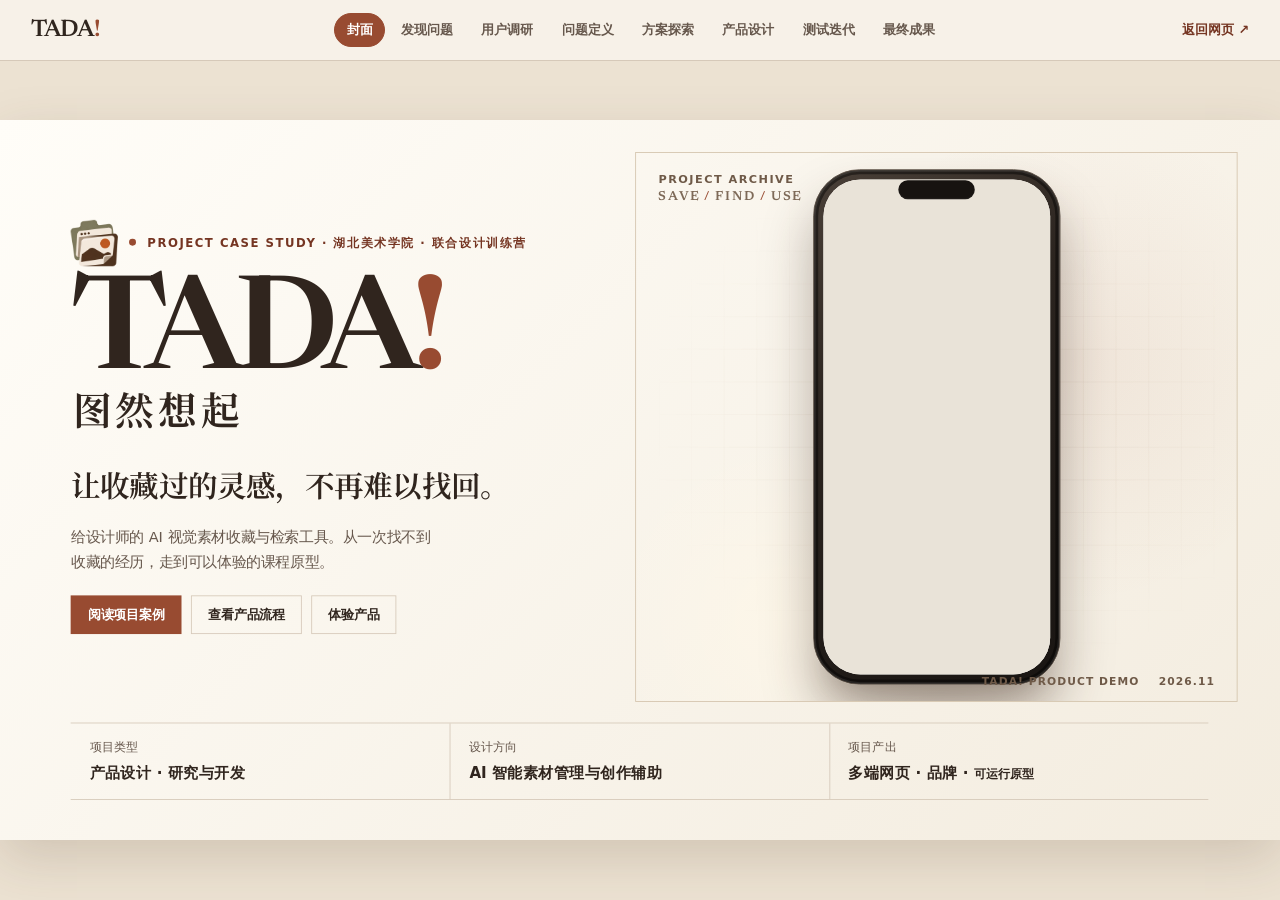
<file: presentation.html>
﻿<!doctype html>
<html lang="zh-CN">
<head>
  <meta charset="utf-8">
  <meta name="viewport" content="width=device-width, initial-scale=1">
  <meta name="description" content="TADA! 图然想起项目作品集 PPT 汇报版。">
  <title>TADA! 图然想起 · PPT 汇报</title>
  <link rel="icon" href="assets/design/brand-symbol.webp" type="image/webp">
  <link rel="stylesheet" href="style.css">
  <link rel="stylesheet" href="presentation.css?v=20261126c">
  <script src="presentation.js?v=20261126c" defer></script>
</head>
<body class="presentation-page">
  <nav class="ppt-nav" aria-label="PPT 章节导航">
    <a class="ppt-brand" href="../TADA-项目作品集网站/index.html">TADA<span>!</span></a>
    <div class="ppt-nav-links">
      <button type="button" data-slide-go="0">封面</button>
      <button type="button" data-slide-go="1">发现问题</button>
      <button type="button" data-slide-go="3">用户调研</button>
      <button type="button" data-slide-go="6">问题定义</button>
      <button type="button" data-slide-go="7">方案探索</button>
      <button type="button" data-slide-go="9">产品设计</button>
      <button type="button" data-slide-go="13">测试迭代</button>
      <button type="button" data-slide-go="14">最终成果</button>
    </div>
    <a class="ppt-back" href="../TADA-项目作品集网站/index.html">返回网页 ↗</a>
  </nav>
  <div class="ppt-shell">
    <div class="ppt-stage" id="ppt-stage">
<article class="slide slide-cover is-active" data-slide="" aria-hidden="false"><div class="slide-fit"><div class="slide-scale" style="--fit-scale: 0.9093333333333333;"><div class="slide-body slide-cover"><div class="hero-copy">
        <div class="cover-brand"><img loading="lazy" src="assets/design/brand-symbol.webp" alt="TADA! 品牌标志" width="64" height="64"><p class="eyebrow"><span></span> PROJECT CASE STUDY · 湖北美术学院 · 联合设计训练营</p></div>
        <h1 id="hero-title-s1"><span lang="en">TADA<i>!</i></span><span class="hero-zh">图然想起</span></h1>
        <p class="hero-line">让收藏过的灵感，不再难以找回。</p>
        <p class="hero-desc">给设计师的 AI 视觉素材收藏与检索工具。从一次找不到收藏的经历，走到可以体验的课程原型。</p>
        <div class="actions"><a class="button primary" href="#problem">阅读项目案例</a><a class="button outline" href="#implementation">查看产品流程</a><a class="button outline" href="#outcome">体验产品</a></div>
      </div><div class="hero-art art-poster">
        <div class="art-glow" aria-hidden="true"></div>
        <div class="art-grid" aria-hidden="true"></div>
        <div class="art-top"><span>PROJECT ARCHIVE</span></div>
        <div class="phone-mockup">
          <div class="phone-frame">
            <span class="phone-island" aria-hidden="true"></span>
            <div class="phone-screen"><video class="phone-video" id="cover-video" muted loop playsinline preload="none" aria-label="TADA! 新手教程演示"></video></div>
          </div>
        </div>
        <p class="art-caption">SAVE <span>/</span> FIND <span>/</span> USE</p>
        <div class="art-bottom"><span lang="en">TADA! PRODUCT DEMO</span><span>2026.11</span></div>
      </div><div class="project-strip cover-strip" aria-label="项目概览">
        <div><span>项目类型</span><b>产品设计 · 研究与开发</b></div>
        <div><span>设计方向</span><b>AI 智能素材管理与创作辅助</b></div>
        <div><span>项目产出</span><b>多端网页 · 品牌 · <span class="keep-together">可运行原型</span></b></div>
      </div></div></div></div></article><article class="slide slide-bugs" data-slide="" aria-hidden="true"><div class="slide-fit"><div class="slide-scale" style="--fit-scale: 0.6526315789473685;"><header class="slide-head"><p class="slide-kicker">01 DISCOVER · 发现问题</p><h2>我明明收藏过</h2></header><div class="slide-body slide-stack"><div class="problem-block">
        <div class="problem-block-head"><div><h3>从生活中发现问题</h3><p>两位组员先各写各的：13 条 + 12 条，共 25 个真实生活 Bug。</p></div></div>
        <div class="bug-note-groups">
          <div class="bug-note-column">
            <h4>陈宇彤 · 13 条</h4>
            <ol>
              <li><b>01</b><span>投屏小字看不清</span></li>
              <li class="is-marked"><b>02</b><span>找素材风格比例总对不上</span></li>
              <li><b>03</b><span>Figma 批量改总漏几个</span></li>
              <li><b>04</b><span>文件在另一台电脑上</span></li>
              <li><b>05</b><span>几个软件来回导，糊了</span></li>
              <li><b>06</b><span>屏幕和打印颜色不一样</span></li>
              <li class="is-marked"><b>07</b><span>设计文件版本太多</span></li>
              <li><b>08</b><span>C 盘满了不敢删</span></li>
              <li><b>09</b><span>半夜用电脑吵室友</span></li>
              <li><b>10</b><span>重要通知被淹没</span></li>
              <li><b>11</b><span>洗澡总带毛巾</span></li>
              <li><b>12</b><span>公厕手机没地方放</span></li>
              <li><b>13</b><span>充电头把插孔挡了</span></li>
            </ol>
          </div>
          <div class="bug-note-column">
            <h4>潘奕好 · 12 条</h4>
            <ol>
              <li><b>14</b><span>水杯漏了泡坏充电器</span></li>
              <li><b>15</b><span>类纸膜老掉、笔尖磨</span></li>
              <li><b>16</b><span>想不起前几天干了啥</span></li>
              <li><b>17</b><span>十几块十几块地乱买</span></li>
              <li><b>18</b><span>数据线缠成一团</span></li>
              <li><b>19</b><span>睡前刷手机停不下来</span></li>
              <li><b>20</b><span>画着画着就驼背了</span></li>
              <li><b>21</b><span>忘了家里已经有了</span></li>
              <li><b>22</b><span>侧躺戴耳机压耳朵</span></li>
              <li class="is-marked"><b>23</b><span>收集的参考图找不到</span></li>
              <li><b>24</b><span>拍的 PPT 照片乱成一团</span></li>
              <li><b>25</b><span>起夜开灯太刺眼</span></li>
            </ol>
          </div>
        </div>
        <div class="funnel-flow" role="img" aria-label="从25个生活问题，筛到3个候选问题，再聚焦1个选题">
          <div class="funnel-step"><b>25</b><span>个生活问题</span><small>全部写下来</small></div>
          <span class="funnel-arrow" aria-hidden="true">→</span>
          <div class="funnel-step"><b>3</b><span>个候选问题</span><small>找素材风格比例总对不上 / 设计文件版本太多 / 收集的参考图找不到</small></div>
          <span class="funnel-arrow" aria-hidden="true">→</span>
          <div class="funnel-step is-final"><b>1</b><span>个选题</span><small>各个平台收藏的东西，找不回来</small></div>
        </div>
      </div></div></div></div></article><article class="slide slide-pain" data-slide="" aria-hidden="true"><div class="slide-fit"><div class="slide-scale" style="--fit-scale: 0.9264285714285714;"><header class="slide-head"><p class="slide-kicker">01 DISCOVER · 发现问题</p><h2>真实的收藏困境</h2></header><div class="slide-body slide-stack"><div class="pain-layout">
        <section class="pain-evidence">
          <div class="pain-module-head"><p class="pain-scene">这种晚上，我们都经历过。</p></div>
          <div class="app-shots">
            <figure><img loading="lazy" src="assets/problem/xiaohongshu-1.jpg" decoding="async" alt="小红书收藏页面，参考和点赞混在一起"><figcaption><b>小红书</b><span>参考和随手点的赞混在一起。</span></figcaption></figure>
            <figure><img loading="lazy" src="assets/problem/xiaohongshu-2.jpg" decoding="async" alt="小红书收藏页面继续往下找"><figcaption><b>小红书</b><span>往下划……还是没有。</span></figcaption></figure>
            <figure><img loading="lazy" src="assets/problem/zcool.jpg" decoding="async" alt="站酷收藏夹里大量作品集"><figcaption><b>站酷</b><span>收藏夹里一堆作品集。</span></figcaption></figure>
            <figure><img loading="lazy" src="assets/problem/bilibili.jpg" decoding="async" alt="B站收藏内容已失效"><figcaption><b>B站</b><span>找到了，但已失效。</span></figcaption></figure>
          </div>
          <p class="give-up-line">算了，重新搜吧。</p>
        </section>
        <section class="pain-analysis">
          <div class="pain-module-head"><h3>收藏容易，找回却很难</h3><p>把初步发现的痛点压缩成四个关键词。</p></div>
          <div class="pain-grid"><span>收藏分散</span><span>记忆模糊</span><span>内容失效</span><span>重复搜索</span></div>
        </section>
      </div><p class="problem-transition">这只是我们自己的困扰，还是更多创作者共同面对的问题？</p></div></div></div></article><article class="slide slide-research-methods" data-slide="" aria-hidden="true"><div class="slide-fit"><div class="slide-scale"><header class="slide-head"><p class="slide-kicker">02 RESEARCH · 用户调研</p><h2>我们问了谁，怎么做的？</h2></header><div class="slide-body"><div class="rm-layout">
  <section class="rm-left">
    <div class="rm-module-head"><h3>调研对象与规模</h3></div>
    <div class="rm-poster-wrap">
      <figure class="rm-poster"><a class="zoom" href="assets/research/survey-recruitment-poster.jpg" data-gallery="research-method"><img loading="lazy" src="assets/research/survey-recruitment-poster.jpg" decoding="async" alt="企鹅问卷招募海报 · 设计参考素材收藏与查找习惯调查"><span class="zoom-mark" aria-hidden="true">+</span></a><figcaption>企鹅问卷招募海报 · 真实调研过程素材</figcaption></figure>
      <div class="rm-metrics">
        <div><b>61</b><span>份问卷提交</span></div>
        <div><b>60</b><span>名有视觉创作经历</span></div>
        <div><b>52</b><span>名核心分析样本</span></div>
        <div><b>7</b><span>份线上补充访谈</span></div>
      </div>
    </div>
    <p class="rm-note"><b>调研方式</b>：线上问卷 + 线上补充访谈。问卷通过朋友圈、QQ 动态、群聊和小红书传播；另设 6 个深入调研名额，用于继续追问收藏、找回与整理习惯。</p>
  </section>
  <section class="rm-right">
    <div class="rm-module-head"><h3>真实调研过程</h3></div>
    <div class="rm-shots">
      <figure><a class="zoom" href="assets/research/survey-spread.jpg" data-gallery="research-process"><img loading="lazy" src="assets/research/survey-spread.jpg" decoding="async" alt="问卷传播 · 社交平台转发截图"><span class="zoom-mark" aria-hidden="true">+</span></a><figcaption><b>问卷传播</b><span>朋友圈、QQ 动态、群聊与小红书</span></figcaption></figure>
      <figure><a class="zoom" href="assets/research/survey-edit.jpg" data-gallery="research-process"><img loading="lazy" src="assets/research/survey-edit.jpg" decoding="async" alt="问卷编辑 · 问卷设计页面"><span class="zoom-mark" aria-hidden="true">+</span></a><figcaption><b>问卷编辑</b><span>围绕收藏习惯与找回困难设计问题</span></figcaption></figure>
      <figure><a class="zoom" href="assets/research/online-recruitment.jpg" data-gallery="research-process"><img loading="lazy" src="assets/research/online-recruitment.jpg" decoding="async" alt="线上招募 · 访谈邀请对话"><span class="zoom-mark" aria-hidden="true">+</span></a><figcaption><b>线上招募</b><span>对愿意继续交流的受访者补充访谈</span></figcaption></figure>
    </div>
  </section>
</div></div></div></div></article><article class="slide slide-research-findings" data-slide="" aria-hidden="true"><div class="slide-fit"><div class="slide-scale"><header class="slide-head"><p class="slide-kicker">02 RESEARCH · 用户调研</p><h2>三大核心发现</h2></header><div class="slide-body rf-body">
  <div class="tabs enhanced finding-tabs" data-tabs="finding" aria-label="三大核心发现" role="tablist">
    <button type="button" data-tab="finding1" aria-selected="true" role="tab" tabindex="0">发现一｜收藏分散</button>
    <button type="button" data-tab="finding2" aria-selected="false" role="tab" tabindex="-1">发现二｜找回困难</button>
    <button type="button" data-tab="finding3" aria-selected="false" role="tab" tabindex="-1">发现三｜再次使用</button>
  </div>
  <div data-panels="finding" class="finding-panels rf-panels">
    <section class="finding-panel" data-panel="finding1" role="tabpanel" tabindex="0">
      <div class="rf-layout rf-layout--three">
        <div class="rf-copy">
          <h3>大家把参考存得很分散</h3>
          <p class="rf-stat"><b>39 / 52</b><span>使用两种及以上保存方式</span></p>
          <p class="source">保存方式 · 多选题 · n = 52</p>
          <blockquote class="rf-quote"><p>“特别喜欢的会保存图片放在相册的文件夹里”</p><cite>访谈原话 · 节选</cite></blockquote>
          <div class="rf-habits"><b>一位同学的实际收藏方式</b><span>小红书：重要教程发小号，普通内容直接收藏</span><span>B站：自己建立收藏夹</span><span>抖音：使用平台自动分类</span></div>
        </div>
        <div class="rf-evidence rf-chart">
          <h4>收藏方式分布</h4>
          <ul class="bars"><li><span>收藏在原平台</span><span class="bar" aria-hidden="true"><i style="--n:82.6923076923077%"></i></span><b>43<small> 人</small></b></li><li><span>保存到设备</span><span class="bar" aria-hidden="true"><i style="--n:71.15384615384616%"></i></span><b>37<small> 人</small></b></li><li><span>复制链接或发给自己</span><span class="bar" aria-hidden="true"><i style="--n:51.92307692307693%"></i></span><b>27<small> 人</small></b></li><li><span>使用专门收藏软件</span><span class="bar" aria-hidden="true"><i style="--n:13.461538461538462%"></i></span><b>7<small> 人</small></b></li></ul>
          <p class="source">7 人数据来自现有问卷整理补充；发现一 PPT 展示前三项。</p>
        </div>
        <figure class="rf-photo rf-shot"><a class="zoom" href="assets/research/finding1-habits.jpg" data-gallery="finding"><img loading="lazy" src="assets/research/finding1-habits.jpg" decoding="async" alt="真实用户在不同平台中的收藏习惯截图"><span class="zoom-mark" aria-hidden="true">+</span></a><figcaption>真实证据 · 不同平台中的收藏习惯</figcaption></figure>
      </div>
    </section>
    <section class="finding-panel" data-panel="finding2" role="tabpanel" tabindex="0" hidden="">
      <div class="rf-layout">
        <div class="rf-copy">
          <h3>“明明收藏过”，找起来还是麻烦</h3>
          <p class="rf-stat"><b>46</b><span>人作答找回困难题 · 多选</span></p>
          <p class="source">不是“有没有收藏”，而是收藏之后能不能找回来。</p>
          <blockquote class="rf-quote"><p>“记忆里有这张参考，但没通过右上角文字搜索搜到，因为只有文件名信息”</p><cite>访谈原话 · 节选</cite></blockquote>
        </div>
        <div class="rf-evidence">
          <h4>重新查找时遇到的问题</h4>
          <ul class="bars"><li><span>收藏太多，不好翻</span><span class="bar" aria-hidden="true"><i style="--n:65.21739130434783%"></i></span><b>30<small> 人</small></b></li><li><span>想不起关键词</span><span class="bar" aria-hidden="true"><i style="--n:52.17391304347826%"></i></span><b>24<small> 人</small></b></li><li><span>只记得图片大概样子</span><span class="bar" aria-hidden="true"><i style="--n:47.82608695652174%"></i></span><b>22<small> 人</small></b></li><li><span>忘记存在哪里</span><span class="bar" aria-hidden="true"><i style="--n:43.47826086956522%"></i></span><b>20<small> 人</small></b></li><li><span>原内容或链接失效</span><span class="bar" aria-hidden="true"><i style="--n:23.91304347826087%"></i></span><b>11<small> 人</small></b></li></ul>
          <p class="source">前四项来自发现二 PPT；链接失效 11 人来自现有问卷整理补充。</p>
        </div>
      </div>
    </section>
    <section class="finding-panel" data-panel="finding3" role="tabpanel" tabindex="0" hidden="">
      <div class="rf-layout">
        <div class="rf-copy">
          <h3>大家其实还会再次使用以前收藏的东西</h3>
          <p class="rf-stat"><b>49 / 52</b><span>表示经常或偶尔会再次使用</span></p>
          <p class="source">复用频率 · 单选题 · n = 52</p>
          <blockquote class="rf-quote"><p>“前两三天找参考花太多时间了”</p><cite>访谈原话 · 节选</cite></blockquote>
          <blockquote class="rf-quote"><p>“希望保存的时候本地可以弹小窗选相册分类”</p><cite>访谈原话 · 节选</cite></blockquote>
        </div>
        <div class="rf-evidence">
          <div class="rf-donut-row"><div class="donut" style="--pct:94.2%" role="img" aria-label="49/52 会再次使用"><span>49/52</span><small>会再次使用</small></div><ul class="mini-stats"><li><b>10</b><span>经常使用</span></li><li><b>39</b><span>偶尔使用</span></li><li><b>3</b><span>基本不再使用</span></li></ul></div>
          <h4>期待的收藏体验改进</h4>
          <ul class="bars"><li><span>自动整理和分类</span><span class="bar" aria-hidden="true"><i style="--n:71.15384615384616%"></i></span><b>37<small> 人</small></b></li><li><span>通过图片或描述找回</span><span class="bar" aria-hidden="true"><i style="--n:63.46153846153846%"></i></span><b>33<small> 人</small></b></li><li><span>更方便地保存不同平台内容</span><span class="bar" aria-hidden="true"><i style="--n:46.15384615384615%"></i></span><b>24<small> 人</small></b></li><li><span>创作时更方便查看和使用</span><span class="bar" aria-hidden="true"><i style="--n:44.230769230769226%"></i></span><b>23<small> 人</small></b></li></ul>
          <p class="source">改进期待 · 多选题 · n = 52。此处只呈现用户期待，不直接等同已确定功能。</p>
        </div>
      </div>
    </section>
  </div>
</div></div></div></article><article class="slide slide-research-conclusion" data-slide="" aria-hidden="true"><div class="slide-fit"><div class="slide-scale"><header class="slide-head"><p class="slide-kicker">02 RESEARCH · 用户调研</p><h2>假设验证与调研总结</h2></header><div class="slide-body rc-body">
  <div class="rc-hypotheses">
    <article><span>假设一</span><h3>收藏方式分散</h3><p class="status is-supported">得到支持</p><p>39 / 52 使用两种及以上保存方式。</p></article>
    <article><span>假设二</span><h3>收藏内容难以找回</h3><p class="status is-supported">得到支持</p><p>30 人觉得收藏太多，24 人想不起关键词，22 人只记得画面。</p></article>
    <article><span>假设三</span><h3>收藏后基本不再使用</h3><p class="status is-refuted">被推翻</p><p>49 / 52 表示经常或偶尔会再次使用。</p></article>
  </div>
  <p class="source rc-source">来源 · 开题判断 PPT；完整表述与证据以原始 PPT 为准。</p>
  <div class="rc-summary">
    <p class="eyebrow">CHAPTER SUMMARY · 章节总结</p>
    <h3>这并不是我们独有的困扰。</h3>
    <p>许多受访创作者都面临素材收藏分散、找回困难的问题，而他们仍然有再次使用素材的需求。</p>
    <strong>那么，造成这些困难的原因是什么？</strong>
  </div>
</div></div></div></article><article class="slide slide-define" data-slide="" aria-hidden="true"><div class="slide-fit"><div class="slide-scale"><header class="slide-head"><p class="slide-kicker">03 PROBLEM DEFINITION · 问题定义</p><h2>我们真正需要解决的问题是什么？</h2></header><div class="slide-body define-body">
  <div class="define-map"><a class="zoom" href="assets/define/用户画像和旅程地图.png" data-gallery="define-map"><img loading="eager" src="assets/define/用户画像和旅程地图.webp" alt="TADA! 第三章 用户旅程地图 · 小林的参考图找回过程" fetchpriority="high"><span class="zoom-mark" aria-hidden="true">+</span></a></div>
  <div class="rc-summary define-summary"><p class="eyebrow">HOW MIGHT WE · 核心问题定义</p><h3>如何让用户即使<em>只记得画面</em>，也能<em>快速找回</em>以前收藏的参考图？</h3></div>
</div></div></div></article>
<article class="slide slide-ideate-1" data-slide="" aria-hidden="true"><div class="slide-fit"><div class="slide-scale"><header class="slide-head"><p class="slide-kicker">04 IDEATE · 方案探索</p><h2>初步构想与方案探索</h2></header><div class="slide-body ideate-body ideate-body-1">
  <div class="ideate-duo ideate-duo-side">
    <section class="ideate-person ideate-person-left">
      <div class="ideate-person-head"><span class="ideate-person-tag">构想一</span><h3>让素材更容易被找回</h3><b>陈宇彤</b></div>
      <div class="ideate-person-body">
        <ul class="ideate-points"><li><b>AI 关键词提取</b>自动识别素材内容与视觉特征</li><li><b>自然语言检索</b>通过模糊描述找回记忆中的素材</li><li><b>多维度搜索</b>支持颜色、风格、画面内容等线索</li><li><b>智能分类整理</b>减少手动标记与整理负担</li></ul>
        <figure class="ideate-sketch"><a class="zoom" href="assets/ideate/陈宇彤 (2).jpg" data-gallery="ideate-sketch"><img loading="lazy" src="assets/ideate/陈宇彤 (2).jpg" decoding="async" alt="陈宇彤手写的初步构想原稿"><span class="zoom-mark" aria-hidden="true">+</span></a><figcaption>陈宇彤 · 独立手写构想原稿 · 点击放大</figcaption></figure>
      </div>
    </section>
    <section class="ideate-person ideate-person-right">
      <div class="ideate-person-head"><span class="ideate-person-tag">构想二</span><h3>让收藏与创作产生联系</h3><b>潘奕好</b></div>
      <div class="ideate-person-body">
        <figure class="ideate-sketch"><a class="zoom" href="assets/ideate/潘奕好 (2).jpg" data-gallery="ideate-sketch"><img loading="lazy" src="assets/ideate/潘奕好 (2).jpg" decoding="async" alt="潘奕好手写的初步构想原稿"><span class="zoom-mark" aria-hidden="true">+</span></a><figcaption>潘奕好 · 独立手写构想原稿 · 点击放大</figcaption></figure>
        <ul class="ideate-points"><li><b>AI 视觉理解</b>识别素材的画面内容与视觉信息</li><li><b>模糊记忆检索</b>无需名称，通过描述查找</li><li><b>收藏灵感记录</b>保留收藏时的想法与创作意图</li><li><b>创作辅助探索</b>让已收藏素材服务于创作</li></ul>
      </div>
    </section>
  </div>
  <div class="ideate-common"><span>共同探索方向</span><p>用 AI 帮助用户<em>整理</em>、<em>找回</em>和<em>使用</em>收藏的素材。</p></div>
</div></div></div></article>
<article class="slide slide-ideate-2" data-slide="" aria-hidden="true"><div class="slide-fit"><div class="slide-scale"><header class="slide-head"><p class="slide-kicker">04 IDEATE · 方案探索</p><h2>竞品分析与方案确定</h2></header><div class="slide-body ideate-body ideate-body-2">
  <div class="competitor-header"><p class="ideate-lead">通过分析现有素材管理与内容收藏工具，明确设计机会，并结合真实用户需求确定产品方向。</p><a class="zoom competitor-more" href="assets/ideate/竟品分析.png" data-gallery="competitor-table">查看完整竞品分析 ↗</a></div>
  <div class="competitor-grid">
    <article class="competitor">
      <div class="competitor-head"><h3>Eagle</h3><span>直接竞品</span></div>
      <div class="competitor-shots"><a class="zoom" href="assets/ideate/eagle_01.png" data-gallery="eagle"><img loading="lazy" src="assets/ideate/eagle_01.png" decoding="async" alt="Eagle 素材管理界面"><span class="zoom-mark" aria-hidden="true">+</span></a></div>
      <p><b>核心优势</b>专业素材管理，分类整理清晰。</p>
      <p><b>主要不足</b>偏整理工具，跨平台收藏与快速找回能力较弱。</p>
    </article>
    <article class="competitor">
      <div class="competitor-head"><h3>Pinterest</h3><span>间接竞品</span></div>
      <div class="competitor-shots"><a class="zoom" href="assets/ideate/pinterest_01.png" data-gallery="pinterest"><img loading="lazy" src="assets/ideate/pinterest_01.png" decoding="async" alt="Pinterest 视觉内容发现界面"><span class="zoom-mark" aria-hidden="true">+</span></a></div>
      <p><b>核心优势</b>适合发现灵感，浏览和收藏图片方便。</p>
      <p><b>主要不足</b>更偏内容推荐，收藏后不方便系统整理与回找。</p>
    </article>
    <article class="competitor">
      <div class="competitor-head"><h3>小红书</h3><span>替代型竞品</span></div>
      <div class="competitor-shots"><a class="zoom" href="assets/ideate/xhs.png" data-gallery="xhs"><img loading="lazy" src="assets/ideate/xhs.png" decoding="async" alt="小红书收藏夹界面"><span class="zoom-mark" aria-hidden="true">+</span></a></div>
      <p><b>核心优势</b>内容丰富，符合用户日常收藏习惯。</p>
      <p><b>主要不足</b>收藏分散、信息杂，后期难以快速找回目标素材。</p>
    </article>
  </div>
  <div class="decision-flow decision-flow-2">
    <div class="decision-opportunity"><h3>为什么确定这个方向？</h3><h4>我们看到的机会</h4><ul><li>用户已经习惯在内容平台里顺手收藏。</li><li>真正的痛点是收藏之后找不回。</li><li>收藏的最终目的，是在创作时继续用上。</li></ul></div>
    <div class="decision-needs"><h4>真实用户需求</h4><p class="decision-nums"><b>37</b> 人希望改善素材整理</p><p class="decision-nums"><b>33</b> 人希望改善素材找回</p><p class="decision-nums"><b>24</b> 人希望实现跨平台收藏</p></div>
  </div>
  <div class="rc-summary ideate-summary ideate-summary-final"><p class="eyebrow">CHAPTER SUMMARY · 章节总结</p><h3>最终产品方向</h3><p><em>统一收藏</em>入口，用 <em>AI 找回</em>素材，<em>辅助创作</em>。</p></div>
</div></div></div></article>
<article class="slide slide-d5 d5-naming" data-slide="" aria-hidden="true"><div class="slide-fit"><div class="slide-scale"><header class="slide-head"><p class="slide-kicker">05 PRODUCT DESIGN · 产品设计</p><h2>从名字到视觉</h2></header><div class="slide-body d5-body d5-naming-body">
  <div class="d5-naming-grid">
    <section class="d5-names">
      <div class="d5-sec-head"><span>01</span><h3>产品命名：从灵感到名称</h3></div>
      <div class="d5-candidates"><b>曾经讨论过的名字</b><div><span>图然想起 <i>TADA!</i></span><span>我存过吧 <i>SAVED?</i></span><span>眼熟一下 <i>SEENIT</i></span><span>存哪去了 <i>WHERE'D IT GO</i></span></div></div>
      <div class="d5-final-name"><b>最终名称</b><strong>图然想起 <i>TADA!</i></strong><p>取自「突然想起」的谐音，寓意重新找回收藏素材时的惊喜。</p></div>
    </section>
    <section class="d5-color">
      <div class="d5-sec-head"><span>02</span><h3>品牌配色：确定视觉基调</h3></div>
      <div class="d5-swatches"><div><i style="background:#f7f1e6"></i><b>奶油米白</b><span>页面底色</span></div><div><i style="background:#3b2a22"></i><b>深棕</b><span>正文与标题</span></div><div><i style="background:#984b31"></i><b>陶土橙</b><span>强调与重点</span></div><div><i style="background:#6e7355"></i><b>灰橄榄绿</b><span>辅助色</span></div></div>
    </section>
  </div>
  <section class="d5-logo">
    <div class="d5-sec-head"><span>03</span><h3>Logo 与字体：从探索到定稿</h3></div>
    <div class="d5-logo-grid">
      <div class="d5-logo-early"><b>早期探索</b><div class="d5-logo-thumbs">
        <a class="zoom" href="assets/design5/01从名字到视觉/logo确定/1.png" data-gallery="d5logo"><img loading="lazy" src="assets/design5/01从名字到视觉/logo确定/1.png" alt="Logo 探索方案 · 四宫格照片"><span class="zoom-mark" aria-hidden="true">+</span></a>
        <a class="zoom" href="assets/design5/01从名字到视觉/logo确定/2.png" data-gallery="d5logo"><img loading="lazy" src="assets/design5/01从名字到视觉/logo确定/2.png" alt="Logo 探索方案 · 倾斜照片"><span class="zoom-mark" aria-hidden="true">+</span></a>
        <a class="zoom" href="assets/design5/01从名字到视觉/logo确定/3.png" data-gallery="d5logo"><img loading="lazy" src="assets/design5/01从名字到视觉/logo确定/3.png" alt="Logo 探索方案 · 文件夹堆叠"><span class="zoom-mark" aria-hidden="true">+</span></a>
        <a class="zoom" href="assets/design5/01从名字到视觉/logo确定/4.png" data-gallery="d5logo"><img loading="lazy" src="assets/design5/01从名字到视觉/logo确定/4.png" alt="Logo 探索方案 · 取景框"><span class="zoom-mark" aria-hidden="true">+</span></a>
        <a class="zoom" href="assets/design5/01从名字到视觉/logo确定/5.png" data-gallery="d5logo"><img loading="lazy" src="assets/design5/01从名字到视觉/logo确定/5.png" alt="Logo 探索方案 · 纸片笔触"><span class="zoom-mark" aria-hidden="true">+</span></a>
        <a class="zoom" href="assets/design5/01从名字到视觉/logo确定/8.png" data-gallery="d5logo"><img loading="lazy" src="assets/design5/01从名字到视觉/logo确定/8.png" alt="Logo 探索方案 · 编辑档案风"><span class="zoom-mark" aria-hidden="true">+</span></a>
      </div></div>
      <div class="d5-logo-arrow" aria-hidden="true">→</div>
      <div class="d5-logo-final"><b>最终定稿</b><a class="zoom" href="assets/design5/01从名字到视觉/logo确定/最后确定为这个.png" data-gallery="d5logo"><img loading="lazy" src="assets/design5/01从名字到视觉/logo确定/最后确定为这个.png" alt="TADA! 图然想起最终 Logo 定稿"><span class="zoom-mark" aria-hidden="true">+</span></a><p class="d5-logo-note">以文件夹与照片为主要视觉元素，体现素材收藏的产品定位。</p></div>
    </div>
  </section>
</div></div></div></article>
<article class="slide slide-d5 d5-sketches" data-slide="" aria-hidden="true"><div class="slide-fit"><div class="slide-scale"><header class="slide-head"><p class="slide-kicker">05 PRODUCT DESIGN · 产品设计</p><h2>从手绘构想到多端设计</h2></header><div class="slide-body d5-body d5-sketches-body">
  <div class="d5-sketch-grid">
    <section class="d5-sketch-item">
      <div class="d5-sketch-head"><span>01</span><h3>手机 / iPad 端构想</h3></div>
      <figure class="d5-sketch-fig"><a class="zoom" href="assets/design5/02从手绘构想到多端设计/移动端.jpg" data-gallery="d5sketch"><img loading="lazy" src="assets/design5/02从手绘构想到多端设计/移动端.jpg" alt="手机与 iPad 端手绘构想草图"><span class="zoom-mark" aria-hidden="true">+</span></a></figure>
      <p class="d5-sketch-desc">探索移动设备上的产品界面与交互方式。</p>
    </section>
    <section class="d5-sketch-item">
      <div class="d5-sketch-head"><span>02</span><h3>网页端构想</h3></div>
      <figure class="d5-sketch-fig"><a class="zoom" href="assets/design5/02从手绘构想到多端设计/电脑端.jpg" data-gallery="d5sketch"><img loading="lazy" src="assets/design5/02从手绘构想到多端设计/电脑端.jpg" alt="网页端手绘构想草图"><span class="zoom-mark" aria-hidden="true">+</span></a></figure>
      <p class="d5-sketch-desc">探索产品在大屏幕上的界面布局。</p>
    </section>
  </div>
  <p class="d5-sketch-note">以上内容仅代表早期设计构想，不代表不同设备之间存在功能限制。</p>
  <p class="d5-sketch-summary">从手绘草图出发，逐步确定以手机端为主的产品设计方案。</p>
</div></div></div></article>
<article class="slide slide-d5 d5-core" data-slide="" aria-hidden="true"><div class="slide-fit"><div class="slide-scale"><header class="slide-head"><p class="slide-kicker">05 PRODUCT DESIGN · 产品设计</p><h2>为什么是「收、找、用」？</h2></header><div class="slide-body d5-body d5-core-body">
  <p class="d5-lead d5-core-lead">从用户调研中发现的问题出发，将产品设计划分为三个核心功能。</p>
  <div class="d5-core-tabs" role="tablist" aria-label="功能详情">
    <button type="button" data-feature="collect">收 · COLLECT</button>
    <button type="button" data-feature="find">找 · FIND</button>
    <button type="button" data-feature="create">用 · CREATE</button>
  </div>
  <div class="d5-feature-view" data-feature-view="core">
    <div class="d5-feature-grid">
      <section class="d5-feature"><p class="d5-feature-en">01 · COLLECT</p><h3>收</h3><p class="d5-problem"><span>用户遇到的问题</span>素材分散在不同平台，收藏和整理不方便。</p><p class="d5-solution"><span>我们的设计方案</span><b>多渠道统一收集</b></p><ul><li>链接导入</li><li>相册批量导入</li><li>手机截图导入</li><li>小红书进阶模式</li></ul></section>
      <section class="d5-feature"><p class="d5-feature-en">02 · FIND</p><h3>找</h3><p class="d5-problem"><span>用户遇到的问题</span>记得素材的画面，却想不起名称和收藏位置。</p><p class="d5-solution"><span>我们的设计方案</span><b>AI 智能检索</b></p><ul><li>按画面记忆搜索</li><li>关键词检索</li><li>相似素材推荐</li></ul></section>
      <section class="d5-feature"><p class="d5-feature-en">03 · CREATE</p><h3>用</h3><p class="d5-problem"><span>用户遇到的问题</span>收藏了大量素材，却难以直接用于创作。</p><p class="d5-solution"><span>我们的设计方案</span><b>项目管理与灵感板</b></p><ul><li>项目整理</li><li>多种画板版式</li><li>素材自由编辑</li><li>图片与 PDF 导出</li></ul></section>
    </div>
    <p class="d5-core-summary">让素材收得进、找得到、用得上。</p>
  </div>
  <div class="d5-feature-view d5-detail-view" data-feature-view="collect" hidden="">
    <div class="d5-detail-head"><b>收｜素材收集流程</b><button type="button" class="d5-detail-back" data-back-feature>返回总览 ↩</button></div>
    <div class="d5-detail-workspace">
      <nav class="d5-detail-steps" aria-label="收集流程步骤"><button type="button" data-detail-step="aeb20ab0cd71811fff6b67a1ca304e8b.jpg" data-detail-video="" aria-selected="true">综合流程</button><button type="button" data-detail-step="链接.png" data-detail-video="assets/flow/collect-link.mp4">A · 链接导入</button><button type="button" data-detail-step="c277f49559b88ad3a247a6098fc1aca2.png" data-detail-video="assets/flow/collect-album.mp4">B · 相册批量导入</button><button type="button" data-detail-step="截图.png" data-detail-video="assets/flow/collect-screenshot.mp4">C · 手机截图导入</button><button type="button" data-detail-step="002ae4e119cfca22a00d4d31fbed7773.jpg" data-detail-video="assets/flow/collect-tutu.mp4">D · 小红书进阶模式</button></nav>
      <div class="d5-detail-stage"><a class="zoom" href="assets/design5/03核心功能设计/04收/aeb20ab0cd71811fff6b67a1ca304e8b.jpg" data-gallery="d5detail"><img loading="lazy" src="assets/design5/03核心功能设计/04收/aeb20ab0cd71811fff6b67a1ca304e8b.jpg" alt="收｜综合流程总览"><span class="zoom-mark" aria-hidden="true">+</span></a></div>
      <div class="d5-detail-media">
        <div class="d5-detail-video" hidden><video class="d5-detail-video-player" muted loop playsinline autoplay controls preload="none" aria-label="收集操作录屏"></video></div>
        <div class="d5-detail-note"><b>综合流程说明</b><p>这一页用于总览 TADA 的四种收集方式：链接导入、相册批量导入、手机截图导入、小红书进阶模式。</p><p>点击左侧 A / B / C / D，可分别查看对应流程图与真实操作录屏。</p></div>
      </div>
    </div>
  </div>
  <div class="d5-feature-view d5-detail-view" data-feature-view="find" hidden="">
    <div class="d5-detail-head"><b>找｜素材检索流程</b><button type="button" class="d5-detail-back" data-back-feature>返回总览 ↩</button></div>
    <div class="d5-detail-workspace">
      <div class="d5-find-cases"><div><b>案例 A｜正常命中</b><p>搜索词：文字排版</p><strong>251 → 8</strong><span>从 251 张收藏素材中检索出 8 张相关素材。</span></div><div><b>案例 B｜无精准命中</b><p>搜索词：黑色猫</p><strong>0 → 相似候选</strong><span>当精准搜索结果为 0 时，系统仍会提供可能相关的候选素材。</span></div><p class="source">以上数字来自实际演示流程中的搜索案例，用于说明产品逻辑。</p></div>
      <div class="d5-detail-stage"><a class="zoom" href="assets/design5/03核心功能设计/05找/02找01.png" data-gallery="d5detail"><img loading="lazy" src="assets/design5/03核心功能设计/05找/02找01.png" alt="找｜完整检索流程图"><span class="zoom-mark" aria-hidden="true">+</span></a></div>
      <div class="d5-detail-media"><p class="d5-video-caption">自然语言检索与找相似 · 真实竖屏录屏</p><div class="d5-detail-video"><video class="d5-detail-video-player" muted loop playsinline autoplay controls preload="none" data-src="assets/flow/flow-find-01.mp4" aria-label="找｜真实操作录屏"><source src="assets/flow/flow-find-01.mp4" type="video/mp4"></video></div></div>
    </div>
  </div>
  <div class="d5-feature-view d5-detail-view" data-feature-view="create" hidden="">
    <div class="d5-detail-head"><b>用｜创作辅助流程</b><button type="button" class="d5-detail-back" data-back-feature>返回总览 ↩</button></div>
    <div class="d5-detail-workspace">
      <div class="d5-create-notes"><b>核心能力</b><ul><li>组织素材：杂志、拼贴、网格</li><li>自由编辑：调整、裁剪、翻转、灰度等</li><li>成果输出：图片及 PDF</li></ul></div>
      <div class="d5-detail-stage"><a class="zoom" href="assets/design5/03核心功能设计/06用/03“用”详细.png" data-gallery="d5detail"><img loading="lazy" src="assets/design5/03核心功能设计/06用/03“用”详细.png" alt="用｜创作辅助流程图"><span class="zoom-mark" aria-hidden="true">+</span></a></div>
      <div class="d5-detail-media"><p class="d5-video-caption">项目与灵感板 · 真实竖屏录屏</p><div class="d5-detail-video"><video class="d5-detail-video-player" muted loop playsinline autoplay controls preload="none" data-src="assets/flow/flow-use-01.mp4" aria-label="用｜真实操作录屏"><source src="assets/flow/flow-use-01.mp4" type="video/mp4"></video></div></div>
    </div>
  </div>
</div></div></div></article>
<article class="slide slide-d5 d5-flow" data-slide="" aria-hidden="true"><div class="slide-fit"><div class="slide-scale"><header class="slide-head"><p class="slide-kicker">05 PRODUCT DESIGN · 产品设计</p><h2>从素材收藏到实际创作</h2></header><div class="slide-body d5-body d5-flow-body">
  <div class="d5-flow-stage"><a class="zoom" href="assets/design5/04/整体总流程.png" data-gallery="d5flow"><img loading="lazy" src="assets/design5/04/整体总流程.png" alt="TADA! 收 / 找 / 用｜产品使用完整 12 步流程图"><span class="zoom-mark" aria-hidden="true">+</span></a></div>
  <div class="rc-summary d5-summary d5-flow-summary"><p class="eyebrow">CHAPTER SUMMARY · 章节总结</p><h3>让素材存得方便、找得回来、用得起来。</h3></div>
</div></div></div></article><article class="slide slide-t6" data-slide="" aria-hidden="true"><div class="slide-fit"><div class="slide-scale"><header class="slide-head"><p class="slide-kicker">06 TEST &amp; ITERATE · 测试迭代</p><h2>根据用户反馈，我们改了什么？</h2></header><div class="slide-body t6-body">
<div class="t6-stats"><span><b>5</b> 位真实用户</span><span><b>44</b> 条反馈建议</span><span><b>39</b> 条已完成修改</span><small>真实用户体验 · 教师建议 · 团队自测</small></div>
  <div class="t6-tabs" role="tablist" aria-label="测试迭代模块">
    <button type="button" data-t6="collect" aria-selected="true">收｜收集优化</button>
    <button type="button" data-t6="find" aria-selected="false">找｜检索优化</button>
    <button type="button" data-t6="create" aria-selected="false">用｜创作优化</button>
    <button type="button" data-t6="calendar" aria-selected="false">日历｜功能迭代</button>
    <button type="button" data-t6="settings" aria-selected="false">设置｜界面优化</button>
  </div>
  <div class="t6-view" data-t6-view="collect">
    <div class="t6-compare t6-compare-4">
      <div class="t6-notes t6-problems"><h4>修改前的问题</h4><p><b>01 导入</b><span>方式有限，仅相册 / 文件 / 链接</span></p><p><b>02 收入待确认</b><span>确认步骤繁琐，中间操作多</span></p><p><b>03 素材库导航</b><span>功能集中在顶部，不便寻找</span></p><p><b>04 图图界面</b><span>小红书进阶导入操作复杂</span></p></div>
      <div class="t6-media t6-before-shots t6-shots-2x2"><figure><a class="zoom" href="assets/iterate6/改前 收/导入照片.jpg" data-gallery="t6collect"><img loading="lazy" src="assets/iterate6/改前 收/导入照片.jpg" alt="改前 · 导入方式"><span class="zoom-mark" aria-hidden="true">+</span></a><figcaption>01 导入</figcaption></figure><figure><a class="zoom" href="assets/iterate6/改前 收/收入待确认.jpg" data-gallery="t6collect"><img loading="lazy" src="assets/iterate6/改前 收/收入待确认.jpg" alt="改前 · 收入待确认"><span class="zoom-mark" aria-hidden="true">+</span></a><figcaption>02 收入待确认</figcaption></figure><figure><a class="zoom" href="assets/iterate6/改前 收/素材库导航.jpg" data-gallery="t6collect"><img loading="lazy" src="assets/iterate6/改前 收/素材库导航.jpg" alt="改前 · 素材库导航"><span class="zoom-mark" aria-hidden="true">+</span></a><figcaption>03 素材库导航</figcaption></figure><figure><a class="zoom" href="assets/iterate6/改前 收/图图界面.jpg" data-gallery="t6collect"><img loading="lazy" src="assets/iterate6/改前 收/图图界面.jpg" alt="改前 · 图图界面"><span class="zoom-mark" aria-hidden="true">+</span></a><figcaption>04 图图界面</figcaption></figure></div>
      <div class="t6-media t6-video-wrap"><div class="t6-video-stage"><video class="t6-video" muted loop playsinline preload="none" data-src="assets/iterate6/改后 收-h264.mp4" controls aria-label="收｜改后操作录像"></video></div><p>改后 · 小红书进阶导入</p></div>
      <div class="t6-notes t6-after-notes"><h4>问题修复</h4><p><i>✓</i><span><b>简化进阶导入</b>减少中间操作</span></p><h4 class="t6-add">＋ 功能升级</h4><p><i>＋</i><span><b>收进 TADA</b>分享菜单直接收录</span></p><p><i>＋</i><span><b>自动获取链接</b>免去手动复制</span></p><p><i>＋</i><span><b>刷新即可查看</b>新素材即时显示</span></p></div>
    </div>
  </div>
  <div class="t6-view" data-t6-view="find" hidden="">
    <div class="t6-compare t6-compare-4">
      <div class="t6-notes t6-problems"><h4>修改前的问题</h4><p><b>01 找的界面</b><span>视觉主次不明确，主图不突出</span></p><p><b>02 往下滑</b><span>信息层级不清晰，难理解</span></p><p><b>03 找参考</b><span>搜索结果附带文字过多</span></p></div>
      <div class="t6-media t6-before-shots t6-shots-3"><figure><a class="zoom" href="assets/iterate6/改前 找/找的界面.jpg" data-gallery="t6find"><img loading="lazy" src="assets/iterate6/改前 找/找的界面.jpg" alt="改前 · 找的界面"><span class="zoom-mark" aria-hidden="true">+</span></a><figcaption>01 找的界面</figcaption></figure><figure><a class="zoom" href="assets/iterate6/改前 找/往下滑.jpg" data-gallery="t6find"><img loading="lazy" src="assets/iterate6/改前 找/往下滑.jpg" alt="改前 · 往下滑"><span class="zoom-mark" aria-hidden="true">+</span></a><figcaption>02 往下滑</figcaption></figure><figure><a class="zoom" href="assets/iterate6/改前 找/找参考.jpg" data-gallery="t6find"><img loading="lazy" src="assets/iterate6/改前 找/找参考.jpg" alt="改前 · 找参考"><span class="zoom-mark" aria-hidden="true">+</span></a><figcaption>03 找参考</figcaption></figure></div>
      <div class="t6-media t6-video-wrap"><div class="t6-video-stage"><video class="t6-video" muted loop playsinline preload="none" data-src="assets/iterate6/改后 找.mp4" controls aria-label="找｜改后操作录像"></video></div><p>改后 · 自然语言检索与找相似</p></div>
      <div class="t6-notes t6-after-notes"><h4>问题修复</h4><p><i>✓</i><span><b>优化图片详情页</b>重排主图与按钮层级</span></p><p><i>✓</i><span><b>突出搜索结果</b>减少文字干扰</span></p><h4 class="t6-add">＋ 功能升级</h4><p><i>＋</i><span><b>自然语言检索</b>按画面描述找回</span></p><p><i>＋</i><span><b>主色色值复制</b>点击色块复制</span></p><p><i>＋</i><span><b>多维度找相似</b>内容 / 配色 / 风格</span></p></div>
    </div>
  </div>
  <div class="t6-view" data-t6-view="create" hidden="">
    <div class="t6-compare t6-compare-4">
      <div class="t6-notes t6-problems"><h4>修改前的问题</h4><p><b>01 项目</b><span>功能单一，无法预览多张素材</span></p><p><b>02 灵感板</b><span>手机端缺少创作工具</span></p></div>
      <div class="t6-media t6-before-shots t6-shots-2"><figure><a class="zoom" href="assets/iterate6/改前 用/项目.jpg" data-gallery="t6create"><img loading="lazy" src="assets/iterate6/改前 用/项目.jpg" alt="改前 · 项目"><span class="zoom-mark" aria-hidden="true">+</span></a><figcaption>01 项目</figcaption></figure><figure><a class="zoom" href="assets/iterate6/改前 用/灵感版.jpg" data-gallery="t6create"><img loading="lazy" src="assets/iterate6/改前 用/灵感版.jpg" alt="改前 · 灵感板"><span class="zoom-mark" aria-hidden="true">+</span></a><figcaption>02 灵感板</figcaption></figure></div>
      <div class="t6-media t6-video-wrap"><div class="t6-video-stage"><video class="t6-video" muted loop playsinline preload="none" data-src="assets/iterate6/改后 用-h264.mp4" controls aria-label="用｜改后操作录像"></video></div><p>改后 · 手机端灵感板</p></div>
      <div class="t6-notes t6-after-notes"><h4>问题修复</h4><p><i>✓</i><span><b>补充手机端灵感板</b>收藏后直接编辑</span></p><p><i>✓</i><span><b>拓展项目用途</b>不止是收藏夹</span></p><h4 class="t6-add">＋ 新增功能</h4><p><i>＋</i><span><b>切换版式</b>灵活排列素材</span></p><p><i>＋</i><span><b>自由调整</b>放大缩小与编辑</span></p><p><i>＋</i><span><b>补充参考</b>文字描述继续找图</span></p><p><i>＋</i><span><b>成果保存</b>导出灵感板图片</span></p></div>
    </div>
  </div>
  <div class="t6-view" data-t6-view="calendar" hidden="">
    <div class="t6-calendar-flow">
      <section class="t6-cal-stage t6-cal-early"><h3>初始设计 <span>界面杂乱，日历功能不明确</span></h3><div class="t6-cal-shots"><figure><a class="zoom" href="assets/iterate6/日历/最初（排版已炸.jpg" data-gallery="t6cal"><img loading="lazy" src="assets/iterate6/日历/最初（排版已炸.jpg" alt="日历初始版本 排版"><span class="zoom-mark" aria-hidden="true">+</span></a></figure><figure><a class="zoom" href="assets/iterate6/日历/最初（下滑.jpg" data-gallery="t6cal"><img loading="lazy" src="assets/iterate6/日历/最初（下滑.jpg" alt="日历初始版本 下滑"><span class="zoom-mark" aria-hidden="true">+</span></a></figure></div></section>
      <i class="t6-flow-arrow">→</i>
      <section class="t6-cal-stage t6-cal-mid"><h3>逐步调整 <span>优化界面结构与信息排版</span></h3><div class="t6-cal-shots"><figure><a class="zoom" href="assets/iterate6/日历/第二版.jpg" data-gallery="t6cal"><img loading="lazy" src="assets/iterate6/日历/第二版.jpg" alt="日历第二版"><span class="zoom-mark" aria-hidden="true">+</span></a></figure><figure><a class="zoom" href="assets/iterate6/日历/第二版 (2).jpg" data-gallery="t6cal"><img loading="lazy" src="assets/iterate6/日历/第二版 (2).jpg" alt="日历第二版 2"><span class="zoom-mark" aria-hidden="true">+</span></a></figure></div></section>
      <i class="t6-flow-arrow">→</i>
      <section class="t6-cal-stage t6-cal-final"><h3>最终优化 <span>每日灵感 · 按日期查看 · 收藏热力图</span></h3><div class="t6-cal-groups"><div><b>日历视图</b><div class="t6-cal-shots"><figure><a class="zoom" href="assets/iterate6/日历/最终（日历）.jpg" data-gallery="t6cal"><img loading="lazy" src="assets/iterate6/日历/最终（日历）.jpg" alt="最终日历视图"><span class="zoom-mark" aria-hidden="true">+</span></a></figure><figure><a class="zoom" href="assets/iterate6/日历/最终（日历） (2).jpg" data-gallery="t6cal"><img loading="lazy" src="assets/iterate6/日历/最终（日历） (2).jpg" alt="最终日历视图 2"><span class="zoom-mark" aria-hidden="true">+</span></a></figure></div></div><div><b>收藏热力图</b><div class="t6-cal-shots"><figure><a class="zoom" href="assets/iterate6/日历/最终（热力图）.jpg" data-gallery="t6cal"><img loading="lazy" src="assets/iterate6/日历/最终（热力图）.jpg" alt="最终收藏热力图"><span class="zoom-mark" aria-hidden="true">+</span></a></figure><figure><a class="zoom" href="assets/iterate6/日历/最终（热力图） (2).jpg" data-gallery="t6cal"><img loading="lazy" src="assets/iterate6/日历/最终（热力图） (2).jpg" alt="最终收藏热力图 2"><span class="zoom-mark" aria-hidden="true">+</span></a></figure></div></div></div></section>
    </div>
  </div>
  <div class="t6-view" data-t6-view="settings" hidden="">
    <div class="t6-compare t6-compare-4">
      <div class="t6-notes t6-problems"><h4>修改前的问题</h4><p><b>界面层级不清晰</b><span>浏览与查找设置不便</span></p></div>
      <div class="t6-media t6-before-shots t6-shots-2 t6-settings-before"><figure><a class="zoom" href="assets/iterate6/设置/最初.jpg" data-gallery="t6settings"><img loading="lazy" src="assets/iterate6/设置/最初.jpg" alt="设置界面改前"><span class="zoom-mark" aria-hidden="true">+</span></a><figcaption>改前 · 设置界面</figcaption></figure></div>
      <div class="t6-media t6-before-shots t6-shots-2 t6-settings-after"><figure><a class="zoom" href="assets/iterate6/设置/最终.jpg" data-gallery="t6settings"><img loading="lazy" src="assets/iterate6/设置/最终.jpg" alt="设置界面改后"><span class="zoom-mark" aria-hidden="true">+</span></a><figcaption>改后 · 设置界面</figcaption></figure></div>
      <div class="t6-notes t6-after-notes"><h4>问题修复</h4><p><i>✓</i><span><b>优化界面排版</b>梳理信息层级</span></p><h4 class="t6-add">＋ 新增功能</h4><p><i>＋</i><span><b>字体大小调整</b>按习惯设置</span></p><p><i>＋</i><span><b>进阶功能设置</b>自主开启 / 关闭图图导入</span></p></div>
    </div>
  </div>
  <div class="rc-summary t6-summary"><p class="eyebrow">CHAPTER SUMMARY · 章节总结</p><h3>让素材收集、查找和创作更加方便。</h3></div>
</div></div></div></article><article class="slide slide-final" data-slide="" aria-hidden="true"><div class="slide-fit"><div class="slide-scale"><header class="slide-head"><p class="slide-kicker">07 FINAL PRODUCT · 最终成果</p><h2>体验完整的 TADA!</h2></header><div class="slide-body final-body">
  <div class="final-stage"><div class="tada-phone-embed"><div class="tada-phone-scale" style="transform: scale(1);"><div class="tada-phone-shell"><div class="tada-phone-screen"><span class="tada-phone-island" aria-hidden="true"></span><iframe id="product-frame-final" title="TADA! 图然想起 · 可操作的手机端产品" width="390" height="844" allow="clipboard-read; clipboard-write; fullscreen" data-lazy-src="https://shoucang.165-22-254-236.sslip.io/?frame=0"></iframe><video id="product-fallback-final" class="product-fallback-video" poster="assets/showcase/full-flow-poster.jpg" muted loop playsinline preload="none" aria-label="TADA! 完整演示视频"><source src="assets/showcase/full-flow-faststart.mp4" type="video/mp4"></video></div></div></div></div></div>
  <div class="final-foot">
    <div class="final-cta"><p class="eyebrow">TRY THE PRODUCT · 产品体验</p><h3>TADA!「图然想起」</h3><a class="button" href="https://shoucang.165-22-254-236.sslip.io/" target="_blank" rel="noopener">打开完整产品 ↗</a></div>
    <div class="final-value"><div class="value-numbers"><span>30分钟</span><i>→</i><strong>3分钟</strong></div><p>减少寻找参考素材的时间，把更多时间留给创作。</p><small>基于设计创作场景的耗时估算，非正式计时测试结果。</small></div>
  </div>
</div></div></div></article>
    </div>
  </div>
  <dialog id="lightbox" aria-labelledby="lightbox-caption">
    <div class="lightbox-toolbar"><span id="lightbox-count"></span><button type="button" class="close-lightbox" aria-label="关闭图片">关闭 ×</button></div>
    <figure><img loading="lazy" id="lightbox-image" alt=""><figcaption id="lightbox-caption"></figcaption></figure>
    <div class="lightbox-nav"><button type="button" data-lightbox-step="-1">上一张</button><button type="button" data-lightbox-step="1">下一张</button></div>
  </dialog>
</body>
</html>
</file>
<file: portfolio/style.css>
@font-face {
  font-family: Newsreader;
  src: url("assets/fonts/newsreader.woff2") format("woff2");
  font-weight: 300 700;
  font-display: swap;
}
@font-face {
  font-family: "TADA Serif";
  src: url("assets/fonts/noto-serif-sc.woff2") format("woff2");
  font-weight: 300 800;
  font-display: swap;
  unicode-range: U+3000-303F, U+3400-9FFF, U+FF00-FFEF;
}
:root {
  --paper: #faf7f0;
  --ink: #30251e;
  --muted: #67584d;
  --accent: #984b31;
  --accent-dark: #753522;
  --line: #d6c9b9;
  --panel: #f0e9dc;
  --cream: #fffdf7;
  --heading: Newsreader, "TADA Serif", "Songti SC", SimSun, Georgia, serif;
  --body: "Microsoft YaHei", "PingFang SC", system-ui, sans-serif;
  --measure: 76rem;
  --gutter: clamp(1.2rem, 5.3vw, 5rem);
  scroll-behavior: smooth;
}
*, *::before, *::after { box-sizing:border-box; }
[hidden] { display:none !important; }
body { margin:0; background:var(--paper); color:var(--ink); font:1rem/1.72 var(--body); }
body:has(dialog[open]) { overflow:hidden; }
h1,h2,h3,p,figure,blockquote { margin:0; }
img,video { display:block; max-width:100%; height:auto; }
button,select { font:inherit; color:inherit; }
button { cursor:pointer; }
a { color:inherit; }
:focus-visible { outline:3px solid var(--accent); outline-offset:4px; }
[id] { scroll-margin-top:6.5rem; }
.wrap,.header-inner { width:min(var(--measure), calc(100% - var(--gutter)*2)); margin-inline:auto; }
main > section[id] { position:relative; border-top:1px solid var(--line); }
main > section[id]::before { content:""; position:absolute; top:-1px; left:var(--gutter); width:3.5rem; height:3px; background:var(--accent); }
.hero { border-bottom:1px solid var(--line); }
.skip { position:fixed; inset:0 auto auto var(--gutter); z-index:10; background:var(--cream); padding:.65rem 1rem; transform:translateY(-150%); }
.skip:focus { transform:translateY(0); }
.enhanced { display:none; }
.site-header { position:sticky; z-index:5; top:0; background:rgba(250,247,240,.96); border-bottom:1px solid var(--line); backdrop-filter:blur(12px); }
.header-inner { min-height:4.45rem; display:grid; grid-template-columns:1fr auto 1fr; align-items:center; gap:1rem; }
.wordmark { font:650 2rem/1 var(--heading); letter-spacing:-.05em; text-decoration:none; width:max-content; }
.wordmark span { color:var(--accent); }
.site-nav { display:flex; gap:clamp(1.05rem,2.7vw,2.5rem); align-items:center; }
.site-nav a,.header-out { font-size:.875rem; text-decoration:none; padding-block:.65rem; white-space:nowrap; }
.site-nav a:hover,.site-nav a[aria-current] { color:var(--accent); text-decoration:underline; text-underline-offset:.45em; }
.header-out { justify-self:end; color:var(--accent-dark); border-bottom:1px solid var(--line); padding:.25rem 0; }
.header-out:hover { border-color:var(--accent); }
.read-progress { position:absolute; inset:auto 0 -1px; height:2px; background:var(--accent); transform:scaleX(var(--progress,0)); transform-origin:left; pointer-events:none; }
.hero { display:grid; grid-template-columns:.95fr 1.05fr; align-items:center; gap:clamp(1.8rem,5vw,6rem); padding-block:clamp(3rem,6.8vw,6.3rem) clamp(2.5rem,5vw,4.65rem); }
.eyebrow,.chapter,.art-top,.art-bottom,.print-caption,.flow article > span {
  font:600 .765rem/1.4 var(--body);
  letter-spacing:.13em;
}
.eyebrow { color:var(--accent-dark); }
.eyebrow span { display:inline-block; width:.48rem; height:.48rem; margin-right:.42rem; background:var(--accent); border-radius:50%; vertical-align:.12em; }
.hero h1 { display:grid; gap:.08em; font-family:var(--heading); font-weight:580; line-height:.77; margin:.26em 0 .25em; font-size:clamp(6.1rem,12vw,12rem); letter-spacing:-.07em; }
.hero h1 i { color:var(--accent); font-style:normal; }
.hero .hero-zh { font-size:.345em; letter-spacing:.105em; line-height:1.25; padding-left:.045em; font-weight:650; }
.hero-line { font:630 clamp(1.3rem,2.5vw,1.9rem)/1.5 var(--heading); }
.hero-desc { color:var(--muted); max-width:24rem; margin:.75rem 0 1.55rem; }
.actions { display:flex; align-items:center; gap:.75rem; flex-wrap:wrap; }
.button { min-height:2.85rem; display:inline-flex; align-items:center; justify-content:center; padding:.55rem 1.15rem; text-decoration:none; border:1px solid transparent; font-size:.9rem; font-weight:620; transition:background .18s,border-color .18s; }
.primary { background:var(--accent); color:white; }
.primary:hover { background:var(--accent-dark); }
.outline { border-color:var(--line); }
.outline:hover { border-color:var(--accent); background:var(--panel); }
.hero-art { position:relative; min-width:0; aspect-ratio:1.095; background:#e8ddcb; isolation:isolate; overflow:hidden; border:1px solid #d4c4ad; }
.art-top,.art-bottom { position:absolute; z-index:2; inset:1.15rem 1.25rem auto; display:flex; justify-content:space-between; color:#655445; }
.art-bottom { inset:auto 1.25rem 1.15rem; justify-content:flex-end; }
.art-grid { position:absolute; inset:2.75rem 1.25rem; border:1px solid #ad977951; background-image:linear-gradient(#88674816 1px,transparent 1px),linear-gradient(90deg,#88674816 1px,transparent 1px); background-size:33px 33px; }
.print { position:absolute; left:50%; top:50%; width:58%; aspect-ratio:1.1; }
.print-back { transform:translate(-41%,-49%) rotate(12deg); background:#a09a7e; border:1px solid #8e876b; }
.print-front { transform:translate(-57%,-55%) rotate(-8deg); background:var(--cream); border:1px solid #dacebe; box-shadow:0 1.4rem 2rem #5030212c; display:grid; grid-template-rows:minmax(0,1fr) auto; padding:5% 6% 4%; gap:5%; }
.print-front img { object-fit:contain; width:100%; height:100%; }
.print-caption { display:flex; justify-content:space-between; align-items:center; gap:.35rem; border-top:1px solid var(--line); padding-top:.55rem; letter-spacing:.035em; white-space:nowrap; font-size:clamp(.55rem,1.08vw,.78rem); }
.print-caption [lang] { font-family:var(--heading); color:var(--accent); }
.project-strip { display:grid; grid-template-columns:repeat(3,1fr); border-block:1px solid var(--line); }
.project-strip div { padding:1.1rem 1.3rem; border-left:1px solid var(--line); }
.project-strip div:first-child { border-left:0; padding-left:0; }
.project-strip span,.project-strip b { display:block; }
.project-strip span { color:var(--muted); font-size:.82rem; }
.project-strip b { font-size:.95rem; font-weight:630; margin-top:.15rem; }
.keep-together { display:inline-block; white-space:nowrap; }
.project-strip b .keep-together { display:inline; font-size:inherit; color:inherit; }
.process-map { display:flex; flex-wrap:wrap; align-items:center; gap:.5rem .85rem; padding:.75rem 0; border-bottom:1px solid var(--line); font-size:.82rem; color:var(--muted); }
.process-map > span { color:var(--accent-dark); font-weight:650; letter-spacing:.06em; }
.process-map a { text-decoration:none; border-bottom:1px solid var(--line); padding-bottom:.1rem; }
.process-map a:hover { color:var(--accent); border-color:var(--accent); }
.case-section { padding-block:clamp(3.8rem,6.8vw,7rem); }
.band { background:var(--panel); border-block:1px solid var(--line); }
#problem,#definition,#demo,#outcome { background:var(--paper); }
#research,#solution,#testing { background:var(--panel); }
#brand,#sketches,#features,#implementation { background:#ece2d3; border-block:0; scroll-margin-top:7.5rem; }
.design-subnav { position:fixed; z-index:4; top:4.35rem; left:50%; width:min(var(--measure), calc(100% - var(--gutter)*2)); transform:translate(-50%,-160%); opacity:0; pointer-events:none; display:flex; flex-wrap:wrap; align-items:center; gap:.4rem .55rem; padding:.55rem .75rem; border:1px solid #c9b69f; background:rgba(236,226,211,.96); backdrop-filter:blur(10px); box-shadow:0 8px 24px rgba(70,45,28,.12); font-size:.8rem; transition:transform .2s,opacity .2s; }
.design-subnav.is-visible { transform:translate(-50%,0); opacity:1; pointer-events:auto; }
.design-subnav-title { color:var(--accent-dark); font-weight:700; letter-spacing:.04em; margin-right:.3rem; }
.design-subnav a { display:inline-flex; align-items:center; gap:.35rem; padding:.3rem .55rem; border:1px solid #c9b69f; border-radius:999px; color:var(--ink); text-decoration:none; white-space:nowrap; }
.design-subnav a b { color:var(--accent); font-size:.72rem; }
.design-subnav a:hover { border-color:var(--accent); color:var(--accent-dark); }
.design-subnav a.is-active { background:var(--accent); border-color:var(--accent); color:#fff; }
.design-subnav a.is-active b { color:#fff; }
.design-subnav a.is-key { border-color:var(--accent); font-weight:700; }
.design-arrow { color:var(--accent); }
.key-badge { display:inline-block; margin-left:.55rem; padding:.18rem .55rem; border-radius:999px; background:var(--accent); color:#fff; font:650 .72rem/1.5 var(--body); vertical-align:.18em; }
.key-design-step .section-lead { border-left:3px solid var(--accent); padding-left:1rem; max-width:52rem; }
.section-lead { max-width:47rem; margin-bottom:clamp(1.9rem,4vw,3.7rem); }
#problem .section-lead { margin-bottom:2.4rem; }
.problem-block { margin-top:clamp(2rem,4vw,3.5rem); padding-top:clamp(1.5rem,3vw,2.4rem); border-top:1px solid var(--line); }
.problem-block:first-of-type { margin-top:0; padding-top:0; border-top:0; }
.problem-block-head { display:flex; gap:.9rem; align-items:flex-start; margin-bottom:1.2rem; }
.problem-block-head > span { flex:0 0 2.4rem; width:2.4rem; height:2.4rem; display:grid; place-items:center; border:1px solid var(--accent); border-radius:50%; color:var(--accent); font:700 .9rem/1 var(--body); }
.problem-block-head h3 { margin:0 0 .3rem; font:650 clamp(1.25rem,2.2vw,1.7rem)/1.3 var(--heading); }
.problem-block-head p { margin:0; color:var(--muted); font-size:.88rem; line-height:1.6; }
.problem-block-head .block-subtitle { color:var(--accent-dark); font-weight:700; }
.bug-note-groups { display:grid; grid-template-columns:repeat(2,minmax(0,1fr)); gap:1rem; }
.bug-note-column { padding:1rem; background:rgba(255,255,255,.45); border:1px solid var(--line); }
.bug-note-column h4 { margin:0 0 .8rem; color:var(--accent-dark); font:650 .95rem/1.3 var(--heading); }
.bug-note-column ol { list-style:none; padding:0; margin:0; display:grid; grid-template-columns:repeat(2,minmax(0,1fr)); gap:.55rem; }
.bug-note-column li { display:flex; gap:.5rem; min-height:4.2rem; padding:.65rem; background:#fffdf8; border:1px solid #d8c9b5; box-shadow:0 2px 0 rgba(75,49,32,.06); font-size:.82rem; line-height:1.35; }
.bug-note-column li b { flex:0 0 auto; color:var(--accent); font-size:.7rem; }
.bug-note-column li.is-marked { background:#f3d36a; border-color:#c79c2f; font-weight:700; }
.funnel-flow { margin-top:1.4rem; padding:1.2rem; display:grid; grid-template-columns:1fr auto 1.15fr auto 1fr; align-items:center; gap:.55rem; background:#fffaf0; border:1px solid var(--line); }
.funnel-step { text-align:center; }
.funnel-step b { display:block; color:#a99a89; font:700 clamp(2.8rem,6vw,5rem)/1 var(--heading); }
.funnel-step.is-final b { color:var(--accent); }
.funnel-step span { display:block; margin-top:.35rem; font-weight:700; }
.funnel-step small { display:block; margin-top:.35rem; color:var(--muted); font-size:.78rem; line-height:1.5; }
.funnel-arrow { color:var(--accent); font:700 1.5rem/1 var(--heading); }
.source-conflict { margin-top:1rem; padding:.9rem 1rem; background:rgba(152,75,49,.08); border-left:3px solid var(--accent); font-size:.85rem; line-height:1.6; }
.source-conflict b { color:var(--accent-dark); }
.source-conflict p { margin:.3rem 0 0; }
.app-shots { display:grid; grid-template-columns:repeat(4,minmax(0,1fr)); gap:.75rem; }
.app-shots figure { margin:0; padding:.6rem; display:grid; grid-template-rows:1fr auto; background:#fffaf0; border:1px solid var(--line); }
.app-shots img { display:block; width:100%; height:auto; object-fit:contain; background:#f6f3ed; }
.app-shots figcaption { margin-top:.6rem; display:grid; gap:.2rem; font-size:.8rem; line-height:1.45; }
.app-shots figcaption b { color:var(--accent-dark); }
.give-up-line { margin:1.2rem 0 0; text-align:right; color:var(--accent); font:700 clamp(1.4rem,3vw,2.2rem)/1.3 var(--heading); }
.pain-keywords { display:grid; grid-template-columns:repeat(4,minmax(0,1fr)); gap:.7rem; }
.pain-keywords span { display:grid; place-items:center; min-height:5.5rem; padding:1rem; background:#fffaf0; border-top:3px solid var(--accent); font:700 1.05rem/1.3 var(--heading); }
.problem-transition { margin:1.4rem 0 0; padding:1rem 1.2rem; background:var(--ink); color:#fff8ed; font:600 1.05rem/1.6 var(--heading); text-align:center; }
.research-chapter .section-lead { margin-bottom:2rem; }
.research-block { margin-top:clamp(2rem,4vw,3.4rem); padding-top:clamp(1.4rem,3vw,2.3rem); border-top:1px solid var(--line); }
.research-block:first-of-type { margin-top:0; padding-top:0; border-top:0; }
.research-block-head { display:flex; gap:.9rem; align-items:flex-start; margin-bottom:1.1rem; }
.research-block-head > span { flex:0 0 2.4rem; width:2.4rem; height:2.4rem; display:grid; place-items:center; border:1px solid var(--accent); border-radius:50%; color:var(--accent); font:700 .9rem/1 var(--body); }
.research-block-head h3 { margin:0 0 .3rem; font:650 clamp(1.25rem,2.2vw,1.7rem)/1.3 var(--heading); }
.research-block-head p { margin:0; color:var(--muted); font-size:.88rem; line-height:1.6; }
.research-method { display:grid; grid-template-columns:minmax(0,.9fr) minmax(0,1.1fr); gap:1.2rem; align-items:stretch; }
.research-poster { margin:0; padding:.8rem; background:#fffaf0; border:1px solid var(--line); }
.research-poster img,.process-shots img,.finding-habit img { display:block; width:100%; height:auto; object-fit:contain; background:#f6f3ed; }
.research-poster figcaption,.process-shots figcaption,.finding-habit figcaption { margin-top:.5rem; color:var(--muted); font-size:.8rem; line-height:1.5; }
.research-metrics { display:grid; grid-template-columns:repeat(2,minmax(0,1fr)); gap:.7rem; align-content:center; }
.research-metrics div { padding:1rem; background:#fffaf0; border-top:3px solid var(--accent); }
.research-metrics b { display:block; color:var(--accent); font:650 clamp(2.1rem,4vw,3.6rem)/1 var(--heading); }
.research-metrics span { display:block; margin-top:.3rem; color:var(--muted); font-size:.82rem; }
.method-note { margin:1rem 0; padding:.85rem 1rem; background:rgba(152,75,49,.08); border-left:3px solid var(--accent); font-size:.88rem; line-height:1.65; }
.process-shots { align-items:start; }
.finding-tabs { margin-bottom:1rem; }
.finding-panels { min-height:26rem; }
.finding-panel { animation:findingFade .22s ease; }
@keyframes findingFade { from { opacity:.35; transform:translateY(4px); } to { opacity:1; transform:none; } }
.finding-layout { display:grid; grid-template-columns:minmax(0,.9fr) minmax(0,1.1fr); gap:1.2rem; align-items:start; }
.finding-copy h4 { margin:0 0 .8rem; font:650 clamp(1.2rem,2.3vw,1.65rem)/1.35 var(--heading); }
.finding-stat { margin:0 0 .5rem; padding:.9rem 1rem; display:flex; align-items:baseline; gap:.7rem; background:#fffaf0; border:1px solid var(--line); }
.finding-stat b { color:var(--accent); font:650 clamp(2rem,4vw,3rem)/1 var(--heading); }
.finding-stat span { color:var(--muted); font-size:.88rem; }
.quote-line { margin-top:.9rem; padding:.85rem 1rem; border-top:2px solid var(--accent); background:rgba(255,255,255,.42); }
.quote-line p { margin:0; font:600 1rem/1.65 var(--heading); overflow-wrap:anywhere; }
.quote-line span { display:block; margin-top:.4rem; color:var(--muted); font-size:.75rem; }
.habit-list { margin-top:.9rem; display:grid; gap:.3rem; font-size:.85rem; line-height:1.55; }
.habit-list b { color:var(--accent-dark); }
.chart-card { padding:1rem; background:#fffaf0; border:1px solid var(--line); }
.chart-card h5 { margin:0 0 .7rem; font:650 1rem/1.4 var(--heading); }
.chart-card .source { margin-top:.7rem; }
.finding-habit { max-width:25rem; margin:1rem auto 0; }
.finding-habit img { border:1px solid var(--line); }
.finding-donut-row { display:flex; align-items:center; gap:1.2rem; margin-bottom:1rem; }
.donut { flex:0 0 7.2rem; width:7.2rem; height:7.2rem; border-radius:50%; display:grid; place-content:center; text-align:center; background:radial-gradient(circle at center, #fffaf0 0 55%, transparent 56%), conic-gradient(var(--accent) var(--pct), #e8ddcd 0); }
.donut span,.donut small { display:block; }
.donut span { font:650 1.4rem/1 var(--heading); color:var(--accent-dark); }
.donut small { margin-top:.25rem; color:var(--muted); font-size:.72rem; }
.mini-stats { list-style:none; padding:0; margin:0; display:grid; gap:.4rem; }
.mini-stats li { display:flex; justify-content:space-between; gap:1rem; border-bottom:1px solid var(--line); padding-bottom:.3rem; font-size:.82rem; }
.mini-stats b { color:var(--accent); font:650 1.1rem/1 var(--heading); }
.hypothesis-grid { display:grid; grid-template-columns:repeat(3,minmax(0,1fr)); gap:.8rem; }
.hypothesis-grid article { padding:1rem; background:#fffaf0; border:1px solid var(--line); }
.hypothesis-grid article > span { color:var(--muted); font-size:.75rem; }
.hypothesis-grid h4 { margin:.35rem 0 .7rem; font:650 1.1rem/1.4 var(--heading); }
.hypothesis-grid article > p:last-child { margin:.55rem 0 0; font-size:.85rem; line-height:1.55; }
.status { display:inline-block; padding:.18rem .55rem; border-radius:999px; font-size:.74rem; font-weight:700; }
.status.is-supported { background:#dce8d2; color:#496337; }
.status.is-refuted { background:#f2d4c8; color:#8b3e2b; }
.research-summary { margin-top:2rem; padding:clamp(1.2rem,3vw,2rem); background:var(--ink); color:#fff8ed; text-align:center; }
.research-summary .eyebrow { color:#e5c3a9; }
.research-summary h3 { margin:.4rem 0 .7rem; font:650 clamp(1.45rem,3vw,2.2rem)/1.3 var(--heading); }
.research-summary p { margin:0 auto; max-width:42rem; line-height:1.7; }
.research-summary strong { display:block; margin-top:1rem; color:#f5d7a8; font:650 1rem/1.6 var(--heading); }
.chapter { color:var(--accent-dark); display:flex; align-items:center; gap:.75rem; font-size:.78rem; letter-spacing:.14em; }
.chapter span { font:630 1.1rem/1 var(--heading); border-right:1px solid var(--line); padding-right:.8rem; }
h2 { font:660 clamp(2.15rem,4.8vw,4.15rem)/1.18 var(--heading); letter-spacing:-.03em; margin:.35em 0 .22em; text-wrap:balance; }
h3 { font:650 clamp(1.3rem,2vw,1.75rem)/1.38 var(--heading); }
.section-lead { max-width:52rem; margin-bottom:clamp(1.8rem,3.5vw,3.2rem); }
.section-lead > p { color:var(--muted); font-size:clamp(1rem,1.35vw,1.12rem); line-height:1.75; max-width:42rem; }
.grid,.split,.quote-grid { display:grid; gap:clamp(1.1rem,2.4vw,2rem); align-items:start; }
.split,.two { grid-template-columns:repeat(2,minmax(0,1fr)); }
.three,.quote-grid { grid-template-columns:repeat(3,minmax(0,1fr)); }
.problem-layout { grid-template-columns:.9fr 1.1fr; align-items:center; gap:clamp(2rem,6vw,6rem); }
.body-lead { font:620 1.4rem/1.65 var(--heading); }
.body-copy { max-width:47rem; margin:1.35rem 0 2rem; }
.trace { list-style:none; padding:0; margin:1.5rem 0; }
.trace li { padding:.8rem 0 .8rem 1.05rem; border-left:1px solid var(--line); border-bottom:1px solid var(--line); }
.trace li:first-child { border-top:1px solid var(--line); }
.trace b,.trace span { display:block; }
.trace span { color:var(--muted); font-size:.95rem; }
.source { font-size:.82rem; color:var(--muted); margin-top:1rem; line-height:1.55; }
.topic-trace { margin-top:1.35rem; }
.topic-trace .trace { margin-bottom:0; }
.stagger { display:grid; grid-template-columns:1fr 1fr; gap:1rem; }
.stagger .evidence:last-child { margin-top:2rem; }
.stagger img { width:100%; aspect-ratio:auto; object-fit:contain; }
.zoom { display:block; position:relative; overflow:hidden; border:1px solid var(--line); background:var(--cream); cursor:zoom-in; }
.zoom img { width:100%; }
.zoom-mark { position:absolute; right:.65rem; bottom:.65rem; display:grid; place-items:center; width:2rem; height:2rem; border:1px solid var(--line); background:var(--cream); line-height:1; font-size:1.3rem; }
.zoom:hover .zoom-mark { background:var(--accent); border-color:var(--accent); color:white; }
figcaption { margin-top:.5rem; color:var(--muted); font-size:.84rem; line-height:1.5; }
.plate img { aspect-ratio:1.6; object-fit:contain; }
#research .process-shots img { aspect-ratio:auto; object-fit:contain; }
.metrics { display:grid; grid-template-columns:repeat(4,1fr); border-block:1px solid var(--line); }
.metrics div { padding:.95rem 1.1rem 1rem; border-right:1px solid var(--line); }
.metrics div:first-child { padding-left:0; }
.metrics div:last-child { border-right:0; }
.metrics b { display:block; font:580 clamp(2.7rem,6.7vw,5.6rem)/1.08 var(--heading); color:var(--accent); }
.metrics span { font-size:.91rem; color:var(--muted); }
.chart-board { padding:clamp(1rem,3.4vw,2.55rem); background:var(--cream); border:1px solid var(--line); }
.js .tabs { display:flex; flex-wrap:wrap; gap:.5rem; margin-bottom:1.55rem; }
.tabs button { border:1px solid var(--line); background:transparent; min-height:2.75rem; padding:.35rem .85rem; font-size:.9rem; }
.tabs button:hover { border-color:var(--accent); }
.tabs button[aria-selected=true] { background:var(--accent); color:white; border-color:var(--accent); }
.chart + .chart { margin-top:1.2rem; }
.js .chart + .chart { margin-top:0; }
.chart .source { margin-top:.15rem; }
.bars { list-style:none; padding:0; display:grid; gap:.72rem; margin:1rem 0; }
.bars li { display:grid; grid-template-columns:minmax(8rem,13rem) minmax(0,1fr) auto; gap:.75rem; align-items:center; font-size:.94rem; }
.bars .bar { background:#eee5d7; height:.65rem; overflow:hidden; }
.bars .bar i { display:block; width:var(--n); height:100%; background:var(--accent); }
.bars b { text-align:right; min-width:3rem; font:670 1.4rem/1 var(--heading); }
.bars small { font:.78rem var(--body); }
.quote-grid { margin:2rem 0; }
blockquote { min-height:100%; border-top:2px solid var(--accent); padding:1rem .75rem .65rem 0; display:grid; gap:.8rem; grid-template-rows:1fr auto; }
blockquote p { font:600 1.15rem/1.75 var(--heading); }
blockquote footer { font-size:.82rem; color:var(--muted); }
.priority { margin-bottom:1.7rem; }
.priority > div,.test-cases > div { border-top:1px solid var(--line); padding-top:.85rem; }
.priority span { color:var(--accent); font:650 1rem var(--heading); }
.priority p,.flow p,.brand-detail p,.tech p,.reflection p,.test-cases p { margin-top:.45rem; color:var(--muted); }
.decision-card { margin:1.6rem 0 2rem; border:1px solid var(--line); background:var(--cream); }
.decision-card > h3 { padding:.8rem 1rem; border-bottom:1px solid var(--line); font-size:1.05rem; }
.decision-grid { display:grid; grid-template-columns:repeat(4,minmax(0,1fr)); }
.decision-grid > div { padding:.9rem 1rem; border-right:1px solid var(--line); }
.decision-grid > div:last-child { border-right:0; }
.decision-grid span { display:block; color:var(--accent-dark); font:650 .74rem/1.4 var(--body); letter-spacing:.08em; }
.decision-grid b { display:block; margin-top:.3rem; font:650 1.02rem/1.45 var(--heading); }
.decision-grid p { margin-top:.35rem; color:var(--muted); font-size:.86rem; line-height:1.65; }
.status-card { margin-top:1.6rem; }
.expand { margin-top:1.3rem; border-block:1px solid var(--line); }
.expand summary { cursor:pointer; min-height:2.85rem; padding:.72rem 0; font-weight:640; }
.expand summary:hover { color:var(--accent); }
.expand > :not(summary) { margin-bottom:1.2rem; }
.hmw { background:#3b2a22; color:#fff9ed; padding:clamp(1.65rem,5.5vw,4.3rem); margin-top:2.5rem; }
.hmw .eyebrow { color:#f0bea4; }
.hmw p:last-child { margin-top:.5rem; font:610 clamp(1.25rem,4.3vw,3.4rem)/1.45 var(--heading); }
.lined { border-top:1px solid var(--line); }
.flow article { border-top:2px solid var(--accent); padding:1rem 1.1rem 1.35rem; background:#f1e9dc; min-height:100%; }
.flow article > span { color:var(--accent-dark); }
.flow h3 { font-size:clamp(2.2rem,4vw,3.5rem); }
.subhead { margin:2.7rem 0 1.25rem; }
.subhead p { color:var(--muted); margin-top:.35rem; }
#solution .two img { aspect-ratio:4/3; object-fit:contain; }
.brand-band { background:#ece2d3; }
.logo-display img { max-width:100%; }
.brand-detail,.tech,.reflection { margin-top:2.35rem; }
.swatches { display:grid; grid-template-columns:repeat(3,minmax(0,1fr)); gap:.55rem; margin-top:.65rem; }
.swatches i { display:block; height:3.1rem; background:var(--swatch); border:1px solid #86736255; }
.swatches b,.swatches span { display:block; }
.swatches b { font-size:.9rem; }
.swatches span { font-size:.78rem; color:var(--muted); }
.product-board { border:1px solid var(--line); background:var(--cream); padding:clamp(.9rem,2.25vw,1.75rem); }
.product-board [data-panel] + [data-panel] { margin-top:1rem; }
.js .product-board [data-panel] { margin-top:0; }
.mobile-shots { max-width:54rem; margin-inline:auto; }
.mobile-shots img { aspect-ratio:1.05; object-fit:contain; background:#f6f5f2; }
.screen .zoom { border-color:#d6d0c7; }
[data-panel="detail"] img { max-height:29rem; object-fit:contain; background:#faf9f7; }
.prototype-note { margin-top:1.55rem; padding:.85rem 1rem; border-left:2px solid var(--accent); background:var(--panel); }
.prototype-note p { color:var(--muted); }
.flow-guide { margin:0 0 2.4rem; padding:clamp(1rem,2.5vw,1.8rem); border:1px solid var(--line); background:var(--cream); }
.flow-heading { display:grid; grid-template-columns:1fr auto; gap:1rem; align-items:end; margin-bottom:1.2rem; }
.flow-heading h3 { margin-top:.25rem; }
.flow-heading > p { max-width:30rem; color:var(--muted); font-size:.9rem; }
.flow-guide .tabs { margin-bottom:1.2rem; }
.flow-panel-inner { display:grid; grid-template-columns:minmax(0,1.25fr) minmax(0,.75fr); gap:clamp(1rem,3vw,2.3rem); align-items:center; }
.placeholder { min-height:clamp(12rem,26vw,20rem); display:grid; place-content:center; gap:.5rem; padding:1rem; text-align:center; border:1px dashed var(--accent); background:repeating-linear-gradient(135deg,#fffdf7 0 12px,#f5ede0 12px 24px); color:var(--accent-dark); }
.placeholder b { font:650 clamp(1.05rem,1.8vw,1.4rem)/1.4 var(--heading); }
.placeholder span { color:var(--muted); font-size:.82rem; line-height:1.6; }
.flow-copy .step-index { color:var(--accent-dark); font:650 .72rem/1.4 var(--body); letter-spacing:.12em; }
.flow-copy h4 { margin:.25rem 0 .85rem; font:650 clamp(1.3rem,2.1vw,1.75rem)/1.4 var(--heading); }
.flow-copy dl { margin:0; }
.flow-copy dt { margin-top:.7rem; color:var(--accent-dark); font-size:.78rem; font-weight:650; letter-spacing:.06em; }
.flow-copy dd { margin:.15rem 0 0; color:var(--muted); font-size:.92rem; line-height:1.65; }
.flow-copy .source { font-size:.8rem; }
.outcome-placeholder { min-height:9rem; margin-top:1.4rem; }
.affinity-explorer { margin:1.6rem 0 2rem; padding:clamp(1rem,2.4vw,1.7rem); border:1px solid var(--line); background:var(--cream); }
.affinity-heading { display:grid; grid-template-columns:minmax(0,1fr) minmax(0,16rem); gap:clamp(1rem,2.5vw,2rem); align-items:center; margin-bottom:1rem; }
.affinity-heading h3 { margin:.2rem 0 .3rem; }
.affinity-heading > div > p:last-child { color:var(--muted); font-size:.9rem; }
.affinity-thumb { margin:0; }
.affinity-thumb .zoom { display:block; }
.affinity-thumb .zoom img { width:100%; height:auto; max-height:12rem; object-fit:contain; background:#f6f3ed; }
.affinity-thumb figcaption { margin-top:.4rem; color:var(--muted); font-size:.78rem; }
.affinity-workspace { display:grid; grid-template-columns:minmax(0,1.25fr) minmax(0,.75fr); gap:clamp(1rem,2.5vw,2rem); align-items:stretch; }
.affinity-shortcuts { display:grid; grid-template-columns:repeat(5,minmax(0,1fr)); gap:.45rem; align-content:start; }
.affinity-shortcuts button { padding:.35rem; border:1px solid var(--line); background:#f6f3ed; text-align:left; cursor:pointer; }
.affinity-shortcuts button.is-active { border-color:var(--accent); box-shadow:inset 0 0 0 1px var(--accent); }
.affinity-shortcuts img { display:block; width:100%; aspect-ratio:auto; object-fit:contain; background:#fff; }
.affinity-shortcuts span { display:block; margin-top:.35rem; color:var(--muted); font-size:.72rem; line-height:1.3; }
.affinity-shortcuts button.is-active span { color:var(--accent-dark); font-weight:650; }
.affinity-panel { display:block; }
.affinity-text { min-width:0; }
.affinity-quote { border-top:2px solid var(--accent); padding-top:.9rem; }
.affinity-quote p { font:600 clamp(1.05rem,1.7vw,1.35rem)/1.7 var(--heading); }
.affinity-quote footer { margin-top:.5rem; color:var(--muted); font-size:.8rem; }
.affinity-read,.affinity-judgment { margin-top:.7rem; color:var(--muted); font-size:.88rem; }
.affinity-judgment { color:var(--text); }
#solution .section-lead,#brand .section-lead { margin-bottom:clamp(1.6rem,3vw,2.6rem); }
#solution .decision-card { margin:1rem 0 1.2rem; }
#solution .subhead { margin:1.7rem 0 1rem; }
#solution .two img { aspect-ratio:4/3; max-height:15rem; }
.brand-compact { display:grid; grid-template-columns:minmax(0,.8fr) minmax(0,1.2fr); gap:clamp(1rem,2.5vw,2rem); align-items:center; }
.brand-compact .logo-display { max-width:100%; }
.brand-compact .logo-display img { max-height:11rem; }
.brand-detail { display:grid; grid-template-columns:repeat(2,minmax(0,1fr)); gap:1rem; }
.brand-detail h3 { font-size:1rem; }
.brand-detail p,.brand-detail .source { font-size:.86rem; }
.compact-band .section-lead,.iteration-mini .section-lead { margin-bottom:1rem; }
.compact-lead h2 { font-size:clamp(1.8rem,3.6vw,2.9rem); }
.compact-metrics b { font-size:clamp(2rem,4vw,3.4rem); }
.compact-cases { margin-top:1.2rem; }
.compact-summary { margin-top:1rem; }
.compact-summary h3 { font-size:1rem; }
.compact-summary p { font-size:.88rem; }
.product-cta { margin-top:1.4rem; padding:clamp(1rem,2.4vw,1.7rem); border:1px solid var(--accent); background:var(--cream); display:grid; grid-template-columns:minmax(0,1fr) auto; gap:1rem; align-items:center; }
.product-cta h3 { margin:.25rem 0 .35rem; font:650 clamp(1.3rem,2.4vw,1.9rem)/1.35 var(--heading); }
.product-cta > div > p:last-child { color:var(--muted); font-size:.9rem; }
.product-cta .button.large { font-size:1.05rem; padding:1rem 1.6rem; box-shadow:0 6px 18px rgba(170,92,61,.18); }
.experience-board { margin-top:1.4rem; padding:clamp(1rem,2.4vw,1.7rem); border:1px solid var(--accent); background:var(--cream); display:grid; grid-template-columns:minmax(0,1fr); justify-items:center; gap:clamp(1rem,3vw,2rem); align-items:center; text-align:center; }
.experience-copy h3 { margin:.3rem 0 .6rem; font:650 clamp(1.3rem,2.4vw,1.9rem)/1.35 var(--heading); }
.experience-copy > p { color:var(--muted); font-size:.9rem; line-height:1.7; }
.experience-controls { display:flex; flex-wrap:wrap; gap:.55rem; margin:1rem 0; }
.experience-controls button { border:1px solid var(--line); border-radius:999px; padding:.55rem .9rem; background:transparent; color:var(--ink); font:600 .86rem/1 var(--body); cursor:pointer; }
.experience-controls button.is-active { border-color:var(--accent); background:var(--accent); color:#fff; }
.phone-stage { display:grid; justify-items:center; gap:.55rem; width:100%; }
.tada-phone-embed { width:100%; max-width:414px; aspect-ratio:414/868; position:relative; overflow:hidden; margin-inline:auto; }
.tada-phone-scale { position:absolute; top:0; left:0; width:414px; height:868px; transform-origin:0 0; }
.tada-phone-shell { box-sizing:content-box; width:390px; height:844px; border:12px solid #2B2520; border-radius:48px; background:#FAFAF8; position:relative; }
.tada-phone-screen { position:relative; width:390px; height:844px; border-radius:36px; overflow:hidden; background:#FAFAF8; }
.tada-phone-island { position:absolute; z-index:2; top:.55rem; left:50%; width:4.2rem; height:1.05rem; transform:translateX(-50%); border-radius:999px; background:#2B2520; }
.tada-phone-screen iframe { display:block; width:390px; height:844px; border:0; background:#FAFAF8; }
.full-demo { margin:0 0 1.4rem; padding:clamp(.8rem,2vw,1.2rem); border:1px solid var(--line); background:var(--cream); }
.demo-board { margin:0; padding:clamp(.8rem,2vw,1.3rem); border:1px solid var(--line); background:var(--cream); display:grid; grid-template-columns:minmax(0,.9fr) minmax(0,1.35fr); gap:clamp(.9rem,2vw,1.6rem); align-items:start; }
.demo-main { margin:0; padding:.6rem; background:#f6f3ed; text-align:center; }
.demo-main video { max-height:27rem; margin-inline:auto; }
.demo-clips { min-width:0; }
.demo-clips-head { margin-bottom:.8rem; }
.demo-clips-head h3 { font:650 clamp(1.1rem,1.8vw,1.45rem)/1.35 var(--heading); }
.demo-clips-head p { margin-top:.25rem; color:var(--muted); font-size:.86rem; }
.demo-clip-grid { display:grid; grid-template-columns:repeat(3,minmax(0,1fr)); gap:.6rem; }
.demo-clip-grid figure { min-width:0; margin:0; padding:.45rem; background:#f6f3ed; text-align:center; }
.demo-clip-grid video { max-height:12rem; margin-inline:auto; }
.demo-clip-grid figcaption { margin-top:.45rem; color:var(--muted); font-size:.78rem; line-height:1.4; }
.full-demo figcaption,.guide-videos figcaption,.collect-videos figcaption { margin-top:.45rem; color:var(--muted); font-size:.82rem; }
.flowmap-board { margin:0 0 1.6rem; padding:clamp(1rem,2.4vw,1.7rem); border:1px solid var(--line); background:var(--cream); }
.flowmap-head { display:flex; flex-wrap:wrap; align-items:baseline; gap:.4rem 1rem; margin-bottom:1rem; }
.flowmap-head h3 { font-size:clamp(1.2rem,2.2vw,1.6rem); }
.flowmap-status { color:var(--accent-dark); font-weight:650; font-size:.88rem; }
.flowmap-steps { display:grid; grid-template-columns:minmax(0,1fr) auto minmax(0,1fr) auto minmax(0,1fr); gap:.6rem; align-items:stretch; }
.flowmap-step { min-height:8rem; display:grid; place-content:center; gap:.3rem; text-align:center; border:1px dashed var(--accent); background:#f6f3ed; }
.flowmap-step b { color:var(--accent); font:650 1rem/1 var(--heading); }
.flowmap-step span { font:650 clamp(1rem,1.6vw,1.2rem)/1.4 var(--heading); }
.flowmap-step small { color:var(--muted); font-size:.78rem; }
.flowmap-arrow { display:grid; place-content:center; color:var(--accent); font-size:1.4rem; }
.flow-guide .tabs { gap:.7rem; }
.flow-guide .tabs button { min-height:3.1rem; padding:.5rem 1.15rem; border:2px solid #bfa68f; border-radius:999px; background:#fffdf8; color:var(--accent-dark); font:700 1rem/1 var(--heading); box-shadow:0 3px 0 rgba(117,53,34,.12); transition:transform .18s,box-shadow .18s,background .18s,color .18s; }
.flow-guide .tabs button:hover { transform:translateY(-2px); box-shadow:0 5px 0 rgba(117,53,34,.16); }
.flow-guide .tabs button[aria-selected=true] { background:var(--accent); border-color:var(--accent); color:#fff; box-shadow:0 4px 12px rgba(117,53,34,.22); }
.flow-media { position:relative; display:grid; gap:.8rem; align-content:start; }
.flow-figure { margin:0; }
.flow-figure .zoom { display:block; }
.flow-figure img { display:block; width:auto; max-width:100%; height:auto; margin-inline:auto; background:#f6f3ed; }
.flow-overview { margin:1.2rem 0 .8rem; }
.flow-overview .zoom { display:block; }
.flow-overview img { display:block; width:auto; max-width:min(100%,46rem); height:auto; margin-inline:auto; background:#f6f3ed; }
.flow-overview-card { padding:.55rem; border:1px solid var(--line); background:#fffdf8; }
.flow-overview-card .zoom { display:block; }
.flow-overview-card img { display:block; width:auto; max-width:100%; height:auto; margin-inline:auto; }
.flow-overview-card figcaption { margin-top:.45rem; color:var(--accent-dark); font-weight:650; font-size:.82rem; text-align:center; }
.flow-media figcaption { margin-top:.45rem; color:var(--muted); font-size:.82rem; }
.flow-video-corner { position:absolute; z-index:2; top:.6rem; right:.6rem; width:auto; max-width:min(18rem,46%); border:1px solid var(--line); border-radius:999px; background:rgba(255,253,247,.94); box-shadow:0 6px 18px rgba(70,45,28,.12); backdrop-filter:blur(6px); }
.flow-video-corner summary { cursor:pointer; padding:.35rem .8rem; color:var(--accent-dark); font:650 .78rem/1.5 var(--body); list-style:none; }
.flow-video-corner summary::-webkit-details-marker { display:none; }
.flow-video-corner[open] { width:min(24rem,82%); max-width:82%; border-radius:.75rem; padding:.6rem; }
.flow-video-corner .collect-videos,.flow-video-corner .flow-videos { gap:.5rem; }
.flow-video-corner video { max-height:9rem; }
.flow-video-corner figcaption { font-size:.72rem; }
.flow-videos { gap:.6rem; }
video { display:block; width:auto; max-width:100%; height:auto; aspect-ratio:auto; object-fit:contain; background:#e9e3d8; }
.flow-videos video,.flow-video video,.collect-videos video,.guide-videos video,.video-slots video,.full-demo video,.videos video { width:auto; max-width:100%; max-height:none; margin-inline:auto; }
.product-board .placeholder { min-height:clamp(11rem,24vw,18rem); }
.video-slots { margin-top:1rem; }
.video-slots figcaption { margin-top:.45rem; color:var(--muted); font-size:.82rem; }
.video-slots .placeholder { min-height:clamp(10rem,20vw,15rem); }
.iteration-source { margin-bottom:1.2rem; }
.iteration-board { padding:clamp(1rem,2.4vw,1.7rem); border:1px solid var(--line); background:var(--cream); }
.iteration-card-head { display:flex; align-items:baseline; gap:.75rem; padding-bottom:.7rem; border-bottom:1px solid var(--line); margin-bottom:1rem; }
.iteration-card-head > span { color:var(--accent); font:650 1rem/1 var(--heading); }
.iteration-card-head h4 { font:650 clamp(1.15rem,2vw,1.45rem)/1.4 var(--heading); }
.iteration-pair { display:grid; grid-template-columns:repeat(2,minmax(0,1fr)); gap:clamp(.8rem,2vw,1.5rem); align-items:start; }
.iteration-shot .zoom { display:flex; align-items:center; justify-content:center; min-height:clamp(18rem,38vw,28rem); padding:.55rem; background:#f6f3ed; }
.iteration-shot .zoom img { width:auto; max-width:100%; max-height:clamp(17rem,36vw,27rem); }
.iteration-shot figcaption { margin-top:.5rem; }
.iteration-shot figcaption b { display:block; color:var(--accent-dark); }
.iteration-notes { display:grid; grid-template-columns:repeat(3,minmax(0,1fr)); gap:clamp(.6rem,1.6vw,1.2rem); margin:.7rem 0 .4rem; }
.iteration-notes > div { border-top:1px solid var(--line); padding-top:.45rem; }
.iteration-notes dt { color:var(--accent-dark); font:650 .7rem/1.3 var(--body); letter-spacing:.06em; }
.iteration-notes dd { margin:.2rem 0 0; color:var(--muted); font-size:.76rem; line-height:1.45; }
.iteration-notes dd span { display:none; }
.iteration-card > .source { margin-top:.6rem; }
.test-band { background:#f1e9dd; }
.test-metrics { grid-template-columns:repeat(3,minmax(0,1fr)); }
.test-cases { margin-top:1.75rem; }
.js .filter { display:flex; flex-wrap:wrap; gap:.6rem; align-items:center; margin-top:.6rem; font-size:.9rem; }
.filter select { background:var(--cream); border:1px solid var(--line); padding:.35rem .5rem; min-height:2.65rem; }
#query-count { color:var(--muted); }
.table-wrap { overflow-x:auto; background:var(--cream); border:1px solid var(--line); }
table { border-collapse:collapse; width:100%; font-size:.9rem; line-height:1.55; min-width:35rem; text-align:left; }
th,td { border-bottom:1px solid var(--line); padding:.7rem .8rem; vertical-align:top; }
thead th { background:#e9ddcb; }
th:nth-child(3),td:nth-child(3) { white-space:nowrap; }
.videos video { width:100%; aspect-ratio:16/10; object-fit:contain; background:#34281f; }
.reflection { margin-bottom:2rem; border-top:1px solid var(--line); padding-top:1.75rem; }
.site-footer { background:#3b2a22; color:#fbf5e9; }
.foot-inner { display:flex; align-items:center; justify-content:space-between; gap:1.2rem; padding-block:2.2rem; }
.site-footer .wordmark span { color:#efa77e; }
.site-footer p { margin-top:.35rem; font-size:.86rem; color:#e6d6c7; }
.site-footer .outline { border-color:#92796a; white-space:nowrap; flex-shrink:0; }
.site-footer .outline:hover { background:#543d30; }
dialog { max-width:min(72rem, calc(100% - 1.5rem)); max-height:calc(100% - 1.5rem); width:100%; border:1px solid var(--line); padding:clamp(.75rem,2vw,1.5rem); background:var(--paper); color:var(--ink); }
dialog::backdrop { background:#231710d9; }
dialog figure { text-align:center; }
dialog img { margin-inline:auto; max-height:73dvh; object-fit:contain; }
.lightbox-toolbar,.lightbox-nav { display:flex; gap:.65rem; align-items:center; justify-content:space-between; margin-bottom:.6rem; }
.lightbox-toolbar span { color:var(--muted); font-variant-numeric:tabular-nums; }
.lightbox-toolbar button,.lightbox-nav button { background:var(--cream); border:1px solid var(--line); padding:.35rem .7rem; min-height:2.75rem; }
.lightbox-nav { margin:.6rem 0 0; justify-content:center; }
@media (min-width:651px) and (max-width:1100px) {
  :root { --gutter:clamp(1rem,3.8vw,2.4rem); }
  .header-inner { gap:.6rem; }
  .site-nav { gap:.85rem; }
  .site-nav a,.header-out { font-size:.8rem; }
  .hero { grid-template-columns:1fr; gap:2rem; padding-block:3rem 2.2rem; }
  .hero-art { width:min(100%,34rem); margin-inline:auto; }
  .hero h1 { font-size:clamp(6rem,11vw,9rem); }
  .app-shots,.pain-keywords { grid-template-columns:repeat(2,minmax(0,1fr)); }
  .research-method,.finding-layout,.flow-panel-inner,.affinity-workspace { grid-template-columns:1fr; }
  .hypothesis-grid,.decision-grid { grid-template-columns:repeat(2,minmax(0,1fr)); }
  .demo-board { grid-template-columns:1fr; }
  .demo-main video { max-height:24rem; }
  .case-section { padding-block:clamp(3rem,5.5vw,5rem); }
  .section-lead { margin-bottom:clamp(1.4rem,3vw,2.4rem); }
}
@media (max-width:850px) {
  .hero { gap:1.4rem; }
  .hero h1 { font-size:clamp(5.4rem,13vw,7.8rem); }
  .art-top,.art-bottom { inset-inline:.85rem; }
  .art-grid { inset-inline:.85rem; }
  .hero .actions { gap:.5rem; }
  .hero .button { padding-inline:.75rem; }
  .problem-layout { gap:2rem; }
  .bug-note-groups { grid-template-columns:1fr; }
  .funnel-flow { grid-template-columns:1fr; text-align:center; }
  .funnel-arrow { transform:rotate(90deg); }
  .app-shots { grid-template-columns:repeat(2,minmax(0,1fr)); }
  .pain-keywords { grid-template-columns:repeat(2,minmax(0,1fr)); }
  .research-method { grid-template-columns:1fr; }
  .process-shots { grid-template-columns:repeat(2,minmax(0,1fr)); }
  .finding-layout { grid-template-columns:1fr; }
  .hypothesis-grid { grid-template-columns:1fr; }
  .decision-grid { grid-template-columns:repeat(2,minmax(0,1fr)); }
  .decision-grid > div:nth-child(2n) { border-right:0; }
  .decision-grid > div:nth-child(-n+2) { border-bottom:1px solid var(--line); }
  .flow-heading { grid-template-columns:1fr; }
  .flow-panel-inner { grid-template-columns:1fr; }
  .flow-video-corner { position:static; width:100%; max-width:none; border-radius:.75rem; }
  .flow-video-corner[open] { width:100%; max-width:none; }
  .placeholder { min-height:clamp(10rem,42vw,16rem); }
  .affinity-heading { grid-template-columns:1fr; }
  .affinity-workspace { grid-template-columns:1fr; }
  .affinity-shortcuts { grid-template-columns:repeat(5,minmax(0,1fr)); }
  .brand-compact { grid-template-columns:1fr; }
  .brand-detail { grid-template-columns:1fr; }
  .flowmap-steps { grid-template-columns:1fr; }
  .flowmap-arrow { transform:rotate(90deg); }
  .flowmap-step { min-height:6rem; }
  .product-cta { grid-template-columns:1fr; }
  .experience-board { grid-template-columns:1fr; }
  .demo-board { grid-template-columns:1fr; }
  .demo-main video { max-height:22rem; }
  .tada-phone-embed { max-width:18.5rem; }
  .iteration-notes { grid-template-columns:1fr; }
}
@media (max-width:650px) {
  :root { --gutter:1.12rem; }
  [id] { scroll-margin-top:4.5rem; }
  .header-inner { grid-template-columns:1fr auto; min-height:3.75rem; gap:0 .8rem; }
  .header-out { display:none; }
  .site-nav { grid-column:1/-1; justify-content:space-between; gap:.45rem; flex-wrap:wrap; }
  .js .site-nav { display:none; }
  .js .site-nav.is-open { display:flex; }
  .js .menu-button { display:block; border:1px solid var(--line); background:transparent; min-height:2.5rem; padding:.25rem .6rem; font-size:.87rem; }
  .menu-button span { margin-left:.25rem; }
  .hero { grid-template-columns:1fr; padding-block:2.5rem 1.65rem; gap:1.55rem; }
  .hero h1 { font-size:clamp(5.4rem,23vw,7.9rem); }
  .hero-art { aspect-ratio:1.22; }
  .print { width:55%; }
  .print-caption { font-size:.66rem; }
  .hero-desc { margin-bottom:1.15rem; }
  .project-strip { grid-template-columns:1fr; }
  .project-strip div,.project-strip div:first-child { border-left:0; padding:.65rem 0; display:flex; gap:1rem; align-items:baseline; }
  .project-strip div + div { border-top:1px solid var(--line); }
  .project-strip span { min-width:3.75rem; }
  .project-strip b { margin:0; }
  .split,.two,.three,.quote-grid { grid-template-columns:1fr; }
  .problem-block-head > span { flex-basis:2.1rem; width:2.1rem; height:2.1rem; }
  .bug-note-column ol { grid-template-columns:1fr; }
  .bug-note-column li { min-height:auto; }
  .app-shots { grid-template-columns:1fr; }
  .give-up-line { text-align:left; }
  .pain-keywords span { min-height:4.5rem; }
  .research-block-head > span { flex-basis:2.1rem; width:2.1rem; height:2.1rem; }
  .process-shots { grid-template-columns:1fr; }
  .finding-panels { min-height:0; }
  .finding-stat { align-items:flex-start; flex-direction:column; gap:.25rem; }
  .finding-donut-row { justify-content:center; flex-wrap:wrap; }
  .donut { flex-basis:6.4rem; width:6.4rem; height:6.4rem; }
  .mini-stats { width:100%; max-width:16rem; }
  .research-summary { padding:1.2rem 1rem; }
  .stagger .evidence:last-child { margin-top:.9rem; }
  .metrics { grid-template-columns:repeat(2,minmax(0,1fr)); }
  .metrics div { padding:.7rem; }
  .metrics div:nth-child(2n+1) { padding-left:0; }
  .metrics div:nth-child(2n) { border-right:0; }
  .metrics div:nth-child(n+3) { border-top:1px solid var(--line); }
  .test-metrics { grid-template-columns:repeat(3,minmax(0,1fr)); }
  .test-metrics div:nth-child(2) { border-right:1px solid var(--line); }
  .test-metrics div:nth-child(3) { border-top:0; padding-left:.65rem; }
  .metrics span { font-size:.8rem; }
  .bars li { grid-template-columns:minmax(0,1fr) 3rem; gap:.15rem .5rem; }
  .bars .bar { grid-row:2; grid-column:1/-1; }
  .bars b { grid-row:1; grid-column:2; }
  .mobile-shots { grid-template-columns:repeat(2,minmax(0,1fr)); }
  .mobile-shots figcaption { font-size:.78rem; }
  .process-map { gap:.35rem .65rem; font-size:.78rem; }
  .design-subnav { top:3.9rem; width:calc(100% - 1.2rem); flex-wrap:nowrap; overflow-x:auto; padding:.45rem .55rem; font-size:.74rem; }
  .design-subnav-title,.design-arrow { display:none; }
  .design-subnav a { padding:.28rem .5rem; }
  .key-design-step .section-lead { padding-left:.75rem; }
  .affinity-thumb .zoom img { max-height:10rem; }
  .affinity-shortcuts { grid-template-columns:repeat(3,minmax(0,1fr)); }
  .affinity-shortcuts img { aspect-ratio:auto; }
  .brand-compact .logo-display img { max-height:9rem; }
  .flowmap-step { min-height:5rem; }
  .video-slots video,.collect-videos video,.guide-videos video { max-height:none; }
  .tada-phone-embed { max-width:15.5rem; }
  .experience-controls button { flex:1 1 auto; }
  .demo-clip-grid { grid-template-columns:1fr; }
  .demo-clip-grid video { max-height:none; }
  .product-cta .button.large { width:100%; justify-content:center; }
  .decision-grid { grid-template-columns:1fr; }
  .decision-grid > div { border-right:0; border-bottom:1px solid var(--line); }
  .decision-grid > div:last-child { border-bottom:0; }
  .iteration-pair { grid-template-columns:1fr; }
  .iteration-shot .zoom { min-height:clamp(16rem,72vw,24rem); }
  .iteration-shot .zoom img { max-height:clamp(15rem,68vw,23rem); }
}
@media (max-width:360px) {
  .art-top,.art-bottom { font-size:.63rem; }
  .print-caption { font-size:.57rem; }
  .print { width:51%; }
  .foot-inner { align-items:start; flex-direction:column; }
}
@media (prefers-reduced-motion:reduce) {
  *,*::before,*::after { scroll-behavior:auto !important; transition:none !important; }
}
</file>
<file: style.css>
@font-face {
  font-family: Newsreader;
  src: url("assets/fonts/newsreader.woff2") format("woff2");
  font-weight: 300 700;
  font-display: swap;
}
@font-face {
  font-family: "TADA Serif";
  src: url("assets/fonts/noto-serif-sc.woff2") format("woff2");
  font-weight: 300 800;
  font-display: swap;
  unicode-range: U+3000-303F, U+3400-9FFF, U+FF00-FFEF;
}
:root {
  --paper: #faf7f0;
  --ink: #30251e;
  --muted: #67584d;
  --accent: #984b31;
  --accent-dark: #753522;
  --line: #d6c9b9;
  --panel: #f0e9dc;
  --cream: #fffdf7;
  --heading: Newsreader, "TADA Serif", "Songti SC", SimSun, Georgia, serif;
  --body: "Microsoft YaHei", "PingFang SC", system-ui, sans-serif;
  --measure: 76rem;
  --gutter: clamp(1.2rem, 5.3vw, 5rem);
  scroll-behavior: smooth;
}
*, *::before, *::after { box-sizing:border-box; }
[hidden] { display:none !important; }
body { margin:0; background:var(--paper); color:var(--ink); font:1rem/1.72 var(--body); }
body:has(dialog[open]) { overflow:hidden; }
h1,h2,h3,p,figure,blockquote { margin:0; }
img,video { display:block; max-width:100%; height:auto; }
button,select { font:inherit; color:inherit; }
button { cursor:pointer; }
a { color:inherit; }
:focus-visible { outline:3px solid var(--accent); outline-offset:4px; }
[id] { scroll-margin-top:6.5rem; }
.wrap,.header-inner { width:min(var(--measure), calc(100% - var(--gutter)*2)); margin-inline:auto; }
main > section[id] { position:relative; border-top:1px solid var(--line); }
main > section[id]::before { content:""; position:absolute; top:-1px; left:var(--gutter); width:3.5rem; height:3px; background:var(--accent); }
.hero { border-bottom:1px solid var(--line); }
.skip { position:fixed; inset:0 auto auto var(--gutter); z-index:10; background:var(--cream); padding:.65rem 1rem; transform:translateY(-150%); }
.skip:focus { transform:translateY(0); }
.enhanced { display:none; }
.site-header { position:sticky; z-index:5; top:0; background:rgba(250,247,240,.96); border-bottom:1px solid var(--line); backdrop-filter:blur(12px); }
.header-inner { min-height:4.45rem; display:grid; grid-template-columns:1fr auto 1fr; align-items:center; gap:1rem; }
.wordmark { font:650 2rem/1 var(--heading); letter-spacing:-.05em; text-decoration:none; width:max-content; }
.wordmark span { color:var(--accent); }
.site-nav { display:flex; gap:clamp(1.05rem,2.7vw,2.5rem); align-items:center; }
.site-nav a,.header-out { font-size:.875rem; text-decoration:none; padding-block:.65rem; white-space:nowrap; }
.site-nav a:hover,.site-nav a[aria-current] { color:var(--accent); text-decoration:underline; text-underline-offset:.45em; }
.header-out { justify-self:end; color:var(--accent-dark); border-bottom:1px solid var(--line); padding:.25rem 0; }
.header-out:hover { border-color:var(--accent); }
.read-progress { position:absolute; inset:auto 0 -1px; height:2px; background:var(--accent); transform:scaleX(var(--progress,0)); transform-origin:left; pointer-events:none; }
.hero { display:grid; grid-template-columns:.95fr 1.05fr; align-items:center; gap:clamp(1.8rem,5vw,6rem); padding-block:clamp(3rem,6.8vw,6.3rem) clamp(2.5rem,5vw,4.65rem); }
.eyebrow,.chapter,.art-top,.art-bottom,.print-caption,.flow article > span {
  font:600 .765rem/1.4 var(--body);
  letter-spacing:.13em;
}
.eyebrow { color:var(--accent-dark); }
.eyebrow span { display:inline-block; width:.48rem; height:.48rem; margin-right:.42rem; background:var(--accent); border-radius:50%; vertical-align:.12em; }
.hero h1 { display:grid; gap:.08em; font-family:var(--heading); font-weight:580; line-height:.77; margin:.26em 0 .25em; font-size:clamp(6.1rem,12vw,12rem); letter-spacing:-.07em; }
.hero h1 i { color:var(--accent); font-style:normal; }
.hero .hero-zh { font-size:.345em; letter-spacing:.105em; line-height:1.25; padding-left:.045em; font-weight:650; }
.hero-line { font:630 clamp(1.3rem,2.5vw,1.9rem)/1.5 var(--heading); }
.hero-desc { color:var(--muted); max-width:24rem; margin:.75rem 0 1.55rem; }
.actions { display:flex; align-items:center; gap:.75rem; flex-wrap:wrap; }
.button { min-height:2.85rem; display:inline-flex; align-items:center; justify-content:center; padding:.55rem 1.15rem; text-decoration:none; border:1px solid transparent; font-size:.9rem; font-weight:620; transition:background .18s,border-color .18s; }
.primary { background:var(--accent); color:white; }
.primary:hover { background:var(--accent-dark); }
.outline { border-color:var(--line); }
.outline:hover { border-color:var(--accent); background:var(--panel); }
.hero-art { position:relative; min-width:0; aspect-ratio:1.095; background:#e8ddcb; isolation:isolate; overflow:hidden; border:1px solid #d4c4ad; }
.art-top,.art-bottom { position:absolute; z-index:2; inset:1.15rem 1.25rem auto; display:flex; justify-content:space-between; color:#655445; }
.art-bottom { inset:auto 1.25rem 1.15rem; justify-content:flex-end; }
.art-grid { position:absolute; inset:2.75rem 1.25rem; border:1px solid #ad977951; background-image:linear-gradient(#88674816 1px,transparent 1px),linear-gradient(90deg,#88674816 1px,transparent 1px); background-size:33px 33px; }
.print { position:absolute; left:50%; top:50%; width:58%; aspect-ratio:1.1; }
.print-back { transform:translate(-41%,-49%) rotate(12deg); background:#a09a7e; border:1px solid #8e876b; }
.print-front { transform:translate(-57%,-55%) rotate(-8deg); background:var(--cream); border:1px solid #dacebe; box-shadow:0 1.4rem 2rem #5030212c; display:grid; grid-template-rows:minmax(0,1fr) auto; padding:5% 6% 4%; gap:5%; }
.print-front img { object-fit:contain; width:100%; height:100%; }
.print-caption { display:flex; justify-content:space-between; align-items:center; gap:.35rem; border-top:1px solid var(--line); padding-top:.55rem; letter-spacing:.035em; white-space:nowrap; font-size:clamp(.55rem,1.08vw,.78rem); }
.print-caption [lang] { font-family:var(--heading); color:var(--accent); }
.project-strip { display:grid; grid-template-columns:repeat(3,1fr); border-block:1px solid var(--line); }
.project-strip div { padding:1.1rem 1.3rem; border-left:1px solid var(--line); }
.project-strip div:first-child { border-left:0; padding-left:0; }
.project-strip span,.project-strip b { display:block; }
.project-strip span { color:var(--muted); font-size:.82rem; }
.project-strip b { font-size:.95rem; font-weight:630; margin-top:.15rem; }
.keep-together { display:inline-block; white-space:nowrap; }
.project-strip b .keep-together { display:inline; font-size:inherit; color:inherit; }
.process-map { display:flex; flex-wrap:wrap; align-items:center; gap:.5rem .85rem; padding:.75rem 0; border-bottom:1px solid var(--line); font-size:.82rem; color:var(--muted); }
.process-map > span { color:var(--accent-dark); font-weight:650; letter-spacing:.06em; }
.process-map a { text-decoration:none; border-bottom:1px solid var(--line); padding-bottom:.1rem; }
.process-map a:hover { color:var(--accent); border-color:var(--accent); }
.case-section { padding-block:clamp(3.8rem,6.8vw,7rem); }
.band { background:var(--panel); border-block:1px solid var(--line); }
#problem,#definition,#demo,#outcome { background:var(--paper); }
#research,#solution,#testing { background:var(--panel); }
#brand,#sketches,#features,#implementation { background:#ece2d3; border-block:0; scroll-margin-top:7.5rem; }
.design-subnav { position:fixed; z-index:4; top:4.35rem; left:50%; width:min(var(--measure), calc(100% - var(--gutter)*2)); transform:translate(-50%,-160%); opacity:0; pointer-events:none; display:flex; flex-wrap:wrap; align-items:center; gap:.4rem .55rem; padding:.55rem .75rem; border:1px solid #c9b69f; background:rgba(236,226,211,.96); backdrop-filter:blur(10px); box-shadow:0 8px 24px rgba(70,45,28,.12); font-size:.8rem; transition:transform .2s,opacity .2s; }
.design-subnav.is-visible { transform:translate(-50%,0); opacity:1; pointer-events:auto; }
.design-subnav-title { color:var(--accent-dark); font-weight:700; letter-spacing:.04em; margin-right:.3rem; }
.design-subnav a { display:inline-flex; align-items:center; gap:.35rem; padding:.3rem .55rem; border:1px solid #c9b69f; border-radius:999px; color:var(--ink); text-decoration:none; white-space:nowrap; }
.design-subnav a b { color:var(--accent); font-size:.72rem; }
.design-subnav a:hover { border-color:var(--accent); color:var(--accent-dark); }
.design-subnav a.is-active { background:var(--accent); border-color:var(--accent); color:#fff; }
.design-subnav a.is-active b { color:#fff; }
.design-subnav a.is-key { border-color:var(--accent); font-weight:700; }
.design-arrow { color:var(--accent); }
.key-badge { display:inline-block; margin-left:.55rem; padding:.18rem .55rem; border-radius:999px; background:var(--accent); color:#fff; font:650 .72rem/1.5 var(--body); vertical-align:.18em; }
.key-design-step .section-lead { border-left:3px solid var(--accent); padding-left:1rem; max-width:52rem; }
.section-lead { max-width:47rem; margin-bottom:clamp(1.9rem,4vw,3.7rem); }
#problem .section-lead { margin-bottom:2.4rem; }
.problem-block { margin-top:clamp(2rem,4vw,3.5rem); padding-top:clamp(1.5rem,3vw,2.4rem); border-top:1px solid var(--line); }
.problem-block:first-of-type { margin-top:0; padding-top:0; border-top:0; }
.problem-block-head { display:flex; gap:.9rem; align-items:flex-start; margin-bottom:1.2rem; }
.problem-block-head > span { flex:0 0 2.4rem; width:2.4rem; height:2.4rem; display:grid; place-items:center; border:1px solid var(--accent); border-radius:50%; color:var(--accent); font:700 .9rem/1 var(--body); }
.problem-block-head h3 { margin:0 0 .3rem; font:650 clamp(1.25rem,2.2vw,1.7rem)/1.3 var(--heading); }
.problem-block-head p { margin:0; color:var(--muted); font-size:.88rem; line-height:1.6; }
.problem-block-head .block-subtitle { color:var(--accent-dark); font-weight:700; }
.bug-note-groups { display:grid; grid-template-columns:repeat(2,minmax(0,1fr)); gap:1rem; }
.bug-note-column { padding:1rem; background:rgba(255,255,255,.45); border:1px solid var(--line); }
.bug-note-column h4 { margin:0 0 .8rem; color:var(--accent-dark); font:650 .95rem/1.3 var(--heading); }
.bug-note-column ol { list-style:none; padding:0; margin:0; display:grid; grid-template-columns:repeat(2,minmax(0,1fr)); gap:.55rem; }
.bug-note-column li { display:flex; gap:.5rem; min-height:4.2rem; padding:.65rem; background:#fffdf8; border:1px solid #d8c9b5; box-shadow:0 2px 0 rgba(75,49,32,.06); font-size:.82rem; line-height:1.35; }
.bug-note-column li b { flex:0 0 auto; color:var(--accent); font-size:.7rem; }
.bug-note-column li.is-marked { background:#f3d36a; border-color:#c79c2f; font-weight:700; }
.funnel-flow { margin-top:1.4rem; padding:1.2rem; display:grid; grid-template-columns:1fr auto 1.15fr auto 1fr; align-items:center; gap:.55rem; background:#fffaf0; border:1px solid var(--line); }
.funnel-step { text-align:center; }
.funnel-step b { display:block; color:#a99a89; font:700 clamp(2.8rem,6vw,5rem)/1 var(--heading); }
.funnel-step.is-final b { color:var(--accent); }
.funnel-step span { display:block; margin-top:.35rem; font-weight:700; }
.funnel-step small { display:block; margin-top:.35rem; color:var(--muted); font-size:.78rem; line-height:1.5; }
.funnel-arrow { color:var(--accent); font:700 1.5rem/1 var(--heading); }
.source-conflict { margin-top:1rem; padding:.9rem 1rem; background:rgba(152,75,49,.08); border-left:3px solid var(--accent); font-size:.85rem; line-height:1.6; }
.source-conflict b { color:var(--accent-dark); }
.source-conflict p { margin:.3rem 0 0; }
.app-shots { display:grid; grid-template-columns:repeat(4,minmax(0,1fr)); gap:.75rem; }
.app-shots figure { margin:0; padding:.6rem; display:grid; grid-template-rows:1fr auto; background:#fffaf0; border:1px solid var(--line); }
.app-shots img { display:block; width:100%; height:auto; object-fit:contain; background:#f6f3ed; }
.app-shots figcaption { margin-top:.6rem; display:grid; gap:.2rem; font-size:.8rem; line-height:1.45; }
.app-shots figcaption b { color:var(--accent-dark); }
.give-up-line { margin:1.2rem 0 0; text-align:right; color:var(--accent); font:700 clamp(1.4rem,3vw,2.2rem)/1.3 var(--heading); }
.pain-keywords { display:grid; grid-template-columns:repeat(4,minmax(0,1fr)); gap:.7rem; }
.pain-keywords span { display:grid; place-items:center; min-height:5.5rem; padding:1rem; background:#fffaf0; border-top:3px solid var(--accent); font:700 1.05rem/1.3 var(--heading); }
.problem-transition { margin:1.4rem 0 0; padding:1rem 1.2rem; background:var(--ink); color:#fff8ed; font:600 1.05rem/1.6 var(--heading); text-align:center; }
.research-chapter .section-lead { margin-bottom:2rem; }
.research-block { margin-top:clamp(2rem,4vw,3.4rem); padding-top:clamp(1.4rem,3vw,2.3rem); border-top:1px solid var(--line); }
.research-block:first-of-type { margin-top:0; padding-top:0; border-top:0; }
.research-block-head { display:flex; gap:.9rem; align-items:flex-start; margin-bottom:1.1rem; }
.research-block-head > span { flex:0 0 2.4rem; width:2.4rem; height:2.4rem; display:grid; place-items:center; border:1px solid var(--accent); border-radius:50%; color:var(--accent); font:700 .9rem/1 var(--body); }
.research-block-head h3 { margin:0 0 .3rem; font:650 clamp(1.25rem,2.2vw,1.7rem)/1.3 var(--heading); }
.research-block-head p { margin:0; color:var(--muted); font-size:.88rem; line-height:1.6; }
.research-method { display:grid; grid-template-columns:minmax(0,.9fr) minmax(0,1.1fr); gap:1.2rem; align-items:stretch; }
.research-poster { margin:0; padding:.8rem; background:#fffaf0; border:1px solid var(--line); }
.research-poster img,.process-shots img,.finding-habit img { display:block; width:100%; height:auto; object-fit:contain; background:#f6f3ed; }
.research-poster figcaption,.process-shots figcaption,.finding-habit figcaption { margin-top:.5rem; color:var(--muted); font-size:.8rem; line-height:1.5; }
.research-metrics { display:grid; grid-template-columns:repeat(2,minmax(0,1fr)); gap:.7rem; align-content:center; }
.research-metrics div { padding:1rem; background:#fffaf0; border-top:3px solid var(--accent); }
.research-metrics b { display:block; color:var(--accent); font:650 clamp(2.1rem,4vw,3.6rem)/1 var(--heading); }
.research-metrics span { display:block; margin-top:.3rem; color:var(--muted); font-size:.82rem; }
.method-note { margin:1rem 0; padding:.85rem 1rem; background:rgba(152,75,49,.08); border-left:3px solid var(--accent); font-size:.88rem; line-height:1.65; }
.process-shots { align-items:start; }
.finding-tabs { margin-bottom:1rem; }
.finding-panels { min-height:26rem; }
.finding-panel { animation:findingFade .22s ease; }
@keyframes findingFade { from { opacity:.35; transform:translateY(4px); } to { opacity:1; transform:none; } }
.finding-layout { display:grid; grid-template-columns:minmax(0,.9fr) minmax(0,1.1fr); gap:1.2rem; align-items:start; }
.finding-copy h4 { margin:0 0 .8rem; font:650 clamp(1.2rem,2.3vw,1.65rem)/1.35 var(--heading); }
.finding-stat { margin:0 0 .5rem; padding:.9rem 1rem; display:flex; align-items:baseline; gap:.7rem; background:#fffaf0; border:1px solid var(--line); }
.finding-stat b { color:var(--accent); font:650 clamp(2rem,4vw,3rem)/1 var(--heading); }
.finding-stat span { color:var(--muted); font-size:.88rem; }
.quote-line { margin-top:.9rem; padding:.85rem 1rem; border-top:2px solid var(--accent); background:rgba(255,255,255,.42); }
.quote-line p { margin:0; font:600 1rem/1.65 var(--heading); overflow-wrap:anywhere; }
.quote-line span { display:block; margin-top:.4rem; color:var(--muted); font-size:.75rem; }
.habit-list { margin-top:.9rem; display:grid; gap:.3rem; font-size:.85rem; line-height:1.55; }
.habit-list b { color:var(--accent-dark); }
.chart-card { padding:1rem; background:#fffaf0; border:1px solid var(--line); }
.chart-card h5 { margin:0 0 .7rem; font:650 1rem/1.4 var(--heading); }
.chart-card .source { margin-top:.7rem; }
.finding-habit { max-width:25rem; margin:1rem auto 0; }
.finding-habit img { border:1px solid var(--line); }
.finding-donut-row { display:flex; align-items:center; gap:1.2rem; margin-bottom:1rem; }
.donut { flex:0 0 7.2rem; width:7.2rem; height:7.2rem; border-radius:50%; display:grid; place-content:center; text-align:center; background:radial-gradient(circle at center, #fffaf0 0 55%, transparent 56%), conic-gradient(var(--accent) var(--pct), #e8ddcd 0); }
.donut span,.donut small { display:block; }
.donut span { font:650 1.4rem/1 var(--heading); color:var(--accent-dark); }
.donut small { margin-top:.25rem; color:var(--muted); font-size:.72rem; }
.mini-stats { list-style:none; padding:0; margin:0; display:grid; gap:.4rem; }
.mini-stats li { display:flex; justify-content:space-between; gap:1rem; border-bottom:1px solid var(--line); padding-bottom:.3rem; font-size:.82rem; }
.mini-stats b { color:var(--accent); font:650 1.1rem/1 var(--heading); }
.hypothesis-grid { display:grid; grid-template-columns:repeat(3,minmax(0,1fr)); gap:.8rem; }
.hypothesis-grid article { padding:1rem; background:#fffaf0; border:1px solid var(--line); }
.hypothesis-grid article > span { color:var(--muted); font-size:.75rem; }
.hypothesis-grid h4 { margin:.35rem 0 .7rem; font:650 1.1rem/1.4 var(--heading); }
.hypothesis-grid article > p:last-child { margin:.55rem 0 0; font-size:.85rem; line-height:1.55; }
.status { display:inline-block; padding:.18rem .55rem; border-radius:999px; font-size:.74rem; font-weight:700; }
.status.is-supported { background:#dce8d2; color:#496337; }
.status.is-refuted { background:#f2d4c8; color:#8b3e2b; }
.research-summary { margin-top:2rem; padding:clamp(1.2rem,3vw,2rem); background:var(--ink); color:#fff8ed; text-align:center; }
.research-summary .eyebrow { color:#e5c3a9; }
.research-summary h3 { margin:.4rem 0 .7rem; font:650 clamp(1.45rem,3vw,2.2rem)/1.3 var(--heading); }
.research-summary p { margin:0 auto; max-width:42rem; line-height:1.7; }
.research-summary strong { display:block; margin-top:1rem; color:#f5d7a8; font:650 1rem/1.6 var(--heading); }
.chapter { color:var(--accent-dark); display:flex; align-items:center; gap:.75rem; font-size:.78rem; letter-spacing:.14em; }
.chapter span { font:630 1.1rem/1 var(--heading); border-right:1px solid var(--line); padding-right:.8rem; }
h2 { font:660 clamp(2.15rem,4.8vw,4.15rem)/1.18 var(--heading); letter-spacing:-.03em; margin:.35em 0 .22em; text-wrap:balance; }
h3 { font:650 clamp(1.3rem,2vw,1.75rem)/1.38 var(--heading); }
.section-lead { max-width:52rem; margin-bottom:clamp(1.8rem,3.5vw,3.2rem); }
.section-lead > p { color:var(--muted); font-size:clamp(1rem,1.35vw,1.12rem); line-height:1.75; max-width:42rem; }
.grid,.split,.quote-grid { display:grid; gap:clamp(1.1rem,2.4vw,2rem); align-items:start; }
.split,.two { grid-template-columns:repeat(2,minmax(0,1fr)); }
.three,.quote-grid { grid-template-columns:repeat(3,minmax(0,1fr)); }
.problem-layout { grid-template-columns:.9fr 1.1fr; align-items:center; gap:clamp(2rem,6vw,6rem); }
.body-lead { font:620 1.4rem/1.65 var(--heading); }
.body-copy { max-width:47rem; margin:1.35rem 0 2rem; }
.trace { list-style:none; padding:0; margin:1.5rem 0; }
.trace li { padding:.8rem 0 .8rem 1.05rem; border-left:1px solid var(--line); border-bottom:1px solid var(--line); }
.trace li:first-child { border-top:1px solid var(--line); }
.trace b,.trace span { display:block; }
.trace span { color:var(--muted); font-size:.95rem; }
.source { font-size:.82rem; color:var(--muted); margin-top:1rem; line-height:1.55; }
.topic-trace { margin-top:1.35rem; }
.topic-trace .trace { margin-bottom:0; }
.stagger { display:grid; grid-template-columns:1fr 1fr; gap:1rem; }
.stagger .evidence:last-child { margin-top:2rem; }
.stagger img { width:100%; aspect-ratio:auto; object-fit:contain; }
.zoom { display:block; position:relative; overflow:hidden; border:1px solid var(--line); background:var(--cream); cursor:zoom-in; }
.zoom img { width:100%; }
.zoom-mark { position:absolute; right:.65rem; bottom:.65rem; display:grid; place-items:center; width:2rem; height:2rem; border:1px solid var(--line); background:var(--cream); line-height:1; font-size:1.3rem; }
.zoom:hover .zoom-mark { background:var(--accent); border-color:var(--accent); color:white; }
figcaption { margin-top:.5rem; color:var(--muted); font-size:.84rem; line-height:1.5; }
.plate img { aspect-ratio:1.6; object-fit:contain; }
#research .process-shots img { aspect-ratio:auto; object-fit:contain; }
.metrics { display:grid; grid-template-columns:repeat(4,1fr); border-block:1px solid var(--line); }
.metrics div { padding:.95rem 1.1rem 1rem; border-right:1px solid var(--line); }
.metrics div:first-child { padding-left:0; }
.metrics div:last-child { border-right:0; }
.metrics b { display:block; font:580 clamp(2.7rem,6.7vw,5.6rem)/1.08 var(--heading); color:var(--accent); }
.metrics span { font-size:.91rem; color:var(--muted); }
.chart-board { padding:clamp(1rem,3.4vw,2.55rem); background:var(--cream); border:1px solid var(--line); }
.js .tabs { display:flex; flex-wrap:wrap; gap:.5rem; margin-bottom:1.55rem; }
.tabs button { border:1px solid var(--line); background:transparent; min-height:2.75rem; padding:.35rem .85rem; font-size:.9rem; }
.tabs button:hover { border-color:var(--accent); }
.tabs button[aria-selected=true] { background:var(--accent); color:white; border-color:var(--accent); }
.chart + .chart { margin-top:1.2rem; }
.js .chart + .chart { margin-top:0; }
.chart .source { margin-top:.15rem; }
.bars { list-style:none; padding:0; display:grid; gap:.72rem; margin:1rem 0; }
.bars li { display:grid; grid-template-columns:minmax(8rem,13rem) minmax(0,1fr) auto; gap:.75rem; align-items:center; font-size:.94rem; }
.bars .bar { background:#eee5d7; height:.65rem; overflow:hidden; }
.bars .bar i { display:block; width:var(--n); height:100%; background:var(--accent); }
.bars b { text-align:right; min-width:3rem; font:670 1.4rem/1 var(--heading); }
.bars small { font:.78rem var(--body); }
.quote-grid { margin:2rem 0; }
blockquote { min-height:100%; border-top:2px solid var(--accent); padding:1rem .75rem .65rem 0; display:grid; gap:.8rem; grid-template-rows:1fr auto; }
blockquote p { font:600 1.15rem/1.75 var(--heading); }
blockquote footer { font-size:.82rem; color:var(--muted); }
.priority { margin-bottom:1.7rem; }
.priority > div,.test-cases > div { border-top:1px solid var(--line); padding-top:.85rem; }
.priority span { color:var(--accent); font:650 1rem var(--heading); }
.priority p,.flow p,.brand-detail p,.tech p,.reflection p,.test-cases p { margin-top:.45rem; color:var(--muted); }
.decision-card { margin:1.6rem 0 2rem; border:1px solid var(--line); background:var(--cream); }
.decision-card > h3 { padding:.8rem 1rem; border-bottom:1px solid var(--line); font-size:1.05rem; }
.decision-grid { display:grid; grid-template-columns:repeat(4,minmax(0,1fr)); }
.decision-grid > div { padding:.9rem 1rem; border-right:1px solid var(--line); }
.decision-grid > div:last-child { border-right:0; }
.decision-grid span { display:block; color:var(--accent-dark); font:650 .74rem/1.4 var(--body); letter-spacing:.08em; }
.decision-grid b { display:block; margin-top:.3rem; font:650 1.02rem/1.45 var(--heading); }
.decision-grid p { margin-top:.35rem; color:var(--muted); font-size:.86rem; line-height:1.65; }
.status-card { margin-top:1.6rem; }
.expand { margin-top:1.3rem; border-block:1px solid var(--line); }
.expand summary { cursor:pointer; min-height:2.85rem; padding:.72rem 0; font-weight:640; }
.expand summary:hover { color:var(--accent); }
.expand > :not(summary) { margin-bottom:1.2rem; }
.hmw { background:#3b2a22; color:#fff9ed; padding:clamp(1.65rem,5.5vw,4.3rem); margin-top:2.5rem; }
.hmw .eyebrow { color:#f0bea4; }
.hmw p:last-child { margin-top:.5rem; font:610 clamp(1.25rem,4.3vw,3.4rem)/1.45 var(--heading); }
.lined { border-top:1px solid var(--line); }
.flow article { border-top:2px solid var(--accent); padding:1rem 1.1rem 1.35rem; background:#f1e9dc; min-height:100%; }
.flow article > span { color:var(--accent-dark); }
.flow h3 { font-size:clamp(2.2rem,4vw,3.5rem); }
.subhead { margin:2.7rem 0 1.25rem; }
.subhead p { color:var(--muted); margin-top:.35rem; }
#solution .two img { aspect-ratio:4/3; object-fit:contain; }
.brand-band { background:#ece2d3; }
.logo-display img { max-width:100%; }
.brand-detail,.tech,.reflection { margin-top:2.35rem; }
.swatches { display:grid; grid-template-columns:repeat(3,minmax(0,1fr)); gap:.55rem; margin-top:.65rem; }
.swatches i { display:block; height:3.1rem; background:var(--swatch); border:1px solid #86736255; }
.swatches b,.swatches span { display:block; }
.swatches b { font-size:.9rem; }
.swatches span { font-size:.78rem; color:var(--muted); }
.product-board { border:1px solid var(--line); background:var(--cream); padding:clamp(.9rem,2.25vw,1.75rem); }
.product-board [data-panel] + [data-panel] { margin-top:1rem; }
.js .product-board [data-panel] { margin-top:0; }
.mobile-shots { max-width:54rem; margin-inline:auto; }
.mobile-shots img { aspect-ratio:1.05; object-fit:contain; background:#f6f5f2; }
.screen .zoom { border-color:#d6d0c7; }
[data-panel="detail"] img { max-height:29rem; object-fit:contain; background:#faf9f7; }
.prototype-note { margin-top:1.55rem; padding:.85rem 1rem; border-left:2px solid var(--accent); background:var(--panel); }
.prototype-note p { color:var(--muted); }
.flow-guide { margin:0 0 2.4rem; padding:clamp(1rem,2.5vw,1.8rem); border:1px solid var(--line); background:var(--cream); }
.flow-heading { display:grid; grid-template-columns:1fr auto; gap:1rem; align-items:end; margin-bottom:1.2rem; }
.flow-heading h3 { margin-top:.25rem; }
.flow-heading > p { max-width:30rem; color:var(--muted); font-size:.9rem; }
.flow-guide .tabs { margin-bottom:1.2rem; }
.flow-panel-inner { display:grid; grid-template-columns:minmax(0,1.25fr) minmax(0,.75fr); gap:clamp(1rem,3vw,2.3rem); align-items:center; }
.placeholder { min-height:clamp(12rem,26vw,20rem); display:grid; place-content:center; gap:.5rem; padding:1rem; text-align:center; border:1px dashed var(--accent); background:repeating-linear-gradient(135deg,#fffdf7 0 12px,#f5ede0 12px 24px); color:var(--accent-dark); }
.placeholder b { font:650 clamp(1.05rem,1.8vw,1.4rem)/1.4 var(--heading); }
.placeholder span { color:var(--muted); font-size:.82rem; line-height:1.6; }
.flow-copy .step-index { color:var(--accent-dark); font:650 .72rem/1.4 var(--body); letter-spacing:.12em; }
.flow-copy h4 { margin:.25rem 0 .85rem; font:650 clamp(1.3rem,2.1vw,1.75rem)/1.4 var(--heading); }
.flow-copy dl { margin:0; }
.flow-copy dt { margin-top:.7rem; color:var(--accent-dark); font-size:.78rem; font-weight:650; letter-spacing:.06em; }
.flow-copy dd { margin:.15rem 0 0; color:var(--muted); font-size:.92rem; line-height:1.65; }
.flow-copy .source { font-size:.8rem; }
.outcome-placeholder { min-height:9rem; margin-top:1.4rem; }
.affinity-explorer { margin:1.6rem 0 2rem; padding:clamp(1rem,2.4vw,1.7rem); border:1px solid var(--line); background:var(--cream); }
.affinity-heading { display:grid; grid-template-columns:minmax(0,1fr) minmax(0,16rem); gap:clamp(1rem,2.5vw,2rem); align-items:center; margin-bottom:1rem; }
.affinity-heading h3 { margin:.2rem 0 .3rem; }
.affinity-heading > div > p:last-child { color:var(--muted); font-size:.9rem; }
.affinity-thumb { margin:0; }
.affinity-thumb .zoom { display:block; }
.affinity-thumb .zoom img { width:100%; height:auto; max-height:12rem; object-fit:contain; background:#f6f3ed; }
.affinity-thumb figcaption { margin-top:.4rem; color:var(--muted); font-size:.78rem; }
.affinity-workspace { display:grid; grid-template-columns:minmax(0,1.25fr) minmax(0,.75fr); gap:clamp(1rem,2.5vw,2rem); align-items:stretch; }
.affinity-shortcuts { display:grid; grid-template-columns:repeat(5,minmax(0,1fr)); gap:.45rem; align-content:start; }
.affinity-shortcuts button { padding:.35rem; border:1px solid var(--line); background:#f6f3ed; text-align:left; cursor:pointer; }
.affinity-shortcuts button.is-active { border-color:var(--accent); box-shadow:inset 0 0 0 1px var(--accent); }
.affinity-shortcuts img { display:block; width:100%; aspect-ratio:auto; object-fit:contain; background:#fff; }
.affinity-shortcuts span { display:block; margin-top:.35rem; color:var(--muted); font-size:.72rem; line-height:1.3; }
.affinity-shortcuts button.is-active span { color:var(--accent-dark); font-weight:650; }
.affinity-panel { display:block; }
.affinity-text { min-width:0; }
.affinity-quote { border-top:2px solid var(--accent); padding-top:.9rem; }
.affinity-quote p { font:600 clamp(1.05rem,1.7vw,1.35rem)/1.7 var(--heading); }
.affinity-quote footer { margin-top:.5rem; color:var(--muted); font-size:.8rem; }
.affinity-read,.affinity-judgment { margin-top:.7rem; color:var(--muted); font-size:.88rem; }
.affinity-judgment { color:var(--text); }
#solution .section-lead,#brand .section-lead { margin-bottom:clamp(1.6rem,3vw,2.6rem); }
#solution .decision-card { margin:1rem 0 1.2rem; }
#solution .subhead { margin:1.7rem 0 1rem; }
#solution .two img { aspect-ratio:4/3; max-height:15rem; }
.brand-compact { display:grid; grid-template-columns:minmax(0,.8fr) minmax(0,1.2fr); gap:clamp(1rem,2.5vw,2rem); align-items:center; }
.brand-compact .logo-display { max-width:100%; }
.brand-compact .logo-display img { max-height:11rem; }
.brand-detail { display:grid; grid-template-columns:repeat(2,minmax(0,1fr)); gap:1rem; }
.brand-detail h3 { font-size:1rem; }
.brand-detail p,.brand-detail .source { font-size:.86rem; }
.compact-band .section-lead,.iteration-mini .section-lead { margin-bottom:1rem; }
.compact-lead h2 { font-size:clamp(1.8rem,3.6vw,2.9rem); }
.compact-metrics b { font-size:clamp(2rem,4vw,3.4rem); }
.compact-cases { margin-top:1.2rem; }
.compact-summary { margin-top:1rem; }
.compact-summary h3 { font-size:1rem; }
.compact-summary p { font-size:.88rem; }
.product-cta { margin-top:1.4rem; padding:clamp(1rem,2.4vw,1.7rem); border:1px solid var(--accent); background:var(--cream); display:grid; grid-template-columns:minmax(0,1fr) auto; gap:1rem; align-items:center; }
.product-cta h3 { margin:.25rem 0 .35rem; font:650 clamp(1.3rem,2.4vw,1.9rem)/1.35 var(--heading); }
.product-cta > div > p:last-child { color:var(--muted); font-size:.9rem; }
.product-cta .button.large { font-size:1.05rem; padding:1rem 1.6rem; box-shadow:0 6px 18px rgba(170,92,61,.18); }
.experience-board { margin-top:1.4rem; padding:clamp(1rem,2.4vw,1.7rem); border:1px solid var(--accent); background:var(--cream); display:grid; grid-template-columns:minmax(0,1fr); justify-items:center; gap:clamp(1rem,3vw,2rem); align-items:center; text-align:center; }
.experience-copy h3 { margin:.3rem 0 .6rem; font:650 clamp(1.3rem,2.4vw,1.9rem)/1.35 var(--heading); }
.experience-copy > p { color:var(--muted); font-size:.9rem; line-height:1.7; }
.experience-controls { display:flex; flex-wrap:wrap; gap:.55rem; margin:1rem 0; }
.experience-controls button { border:1px solid var(--line); border-radius:999px; padding:.55rem .9rem; background:transparent; color:var(--ink); font:600 .86rem/1 var(--body); cursor:pointer; }
.experience-controls button.is-active { border-color:var(--accent); background:var(--accent); color:#fff; }
.phone-stage { display:grid; justify-items:center; gap:.55rem; width:100%; }
.tada-phone-embed { width:100%; max-width:414px; aspect-ratio:414/868; position:relative; overflow:hidden; margin-inline:auto; }
.tada-phone-scale { position:absolute; top:0; left:0; width:414px; height:868px; transform-origin:0 0; }
.tada-phone-shell { box-sizing:content-box; width:390px; height:844px; border:12px solid #2B2520; border-radius:48px; background:#FAFAF8; position:relative; }
.tada-phone-screen { position:relative; width:390px; height:844px; border-radius:36px; overflow:hidden; background:#FAFAF8; }
.tada-phone-island { position:absolute; z-index:2; top:.55rem; left:50%; width:4.2rem; height:1.05rem; transform:translateX(-50%); border-radius:999px; background:#2B2520; }
.tada-phone-screen iframe { display:block; width:390px; height:844px; border:0; background:#FAFAF8; }
.slide .tada-phone-screen .product-fallback-video { display:block; position:absolute; top:0; left:0; z-index:3; width:390px; height:844px; max-height:none; object-fit:cover; visibility:visible; background:#FAFAF8; }
.tada-phone-screen .product-fallback-video[hidden] { display:none; }
.full-demo { margin:0 0 1.4rem; padding:clamp(.8rem,2vw,1.2rem); border:1px solid var(--line); background:var(--cream); }
.demo-board { margin:0; padding:clamp(.8rem,2vw,1.3rem); border:1px solid var(--line); background:var(--cream); display:grid; grid-template-columns:minmax(0,.9fr) minmax(0,1.35fr); gap:clamp(.9rem,2vw,1.6rem); align-items:start; }
.demo-main { margin:0; padding:.6rem; background:#f6f3ed; text-align:center; }
.demo-main video { max-height:27rem; margin-inline:auto; }
.demo-clips { min-width:0; }
.demo-clips-head { margin-bottom:.8rem; }
.demo-clips-head h3 { font:650 clamp(1.1rem,1.8vw,1.45rem)/1.35 var(--heading); }
.demo-clips-head p { margin-top:.25rem; color:var(--muted); font-size:.86rem; }
.demo-clip-grid { display:grid; grid-template-columns:repeat(3,minmax(0,1fr)); gap:.6rem; }
.demo-clip-grid figure { min-width:0; margin:0; padding:.45rem; background:#f6f3ed; text-align:center; }
.demo-clip-grid video { max-height:12rem; margin-inline:auto; }
.demo-clip-grid figcaption { margin-top:.45rem; color:var(--muted); font-size:.78rem; line-height:1.4; }
.full-demo figcaption,.guide-videos figcaption,.collect-videos figcaption { margin-top:.45rem; color:var(--muted); font-size:.82rem; }
.flowmap-board { margin:0 0 1.6rem; padding:clamp(1rem,2.4vw,1.7rem); border:1px solid var(--line); background:var(--cream); }
.flowmap-head { display:flex; flex-wrap:wrap; align-items:baseline; gap:.4rem 1rem; margin-bottom:1rem; }
.flowmap-head h3 { font-size:clamp(1.2rem,2.2vw,1.6rem); }
.flowmap-status { color:var(--accent-dark); font-weight:650; font-size:.88rem; }
.flowmap-steps { display:grid; grid-template-columns:minmax(0,1fr) auto minmax(0,1fr) auto minmax(0,1fr); gap:.6rem; align-items:stretch; }
.flowmap-step { min-height:8rem; display:grid; place-content:center; gap:.3rem; text-align:center; border:1px dashed var(--accent); background:#f6f3ed; }
.flowmap-step b { color:var(--accent); font:650 1rem/1 var(--heading); }
.flowmap-step span { font:650 clamp(1rem,1.6vw,1.2rem)/1.4 var(--heading); }
.flowmap-step small { color:var(--muted); font-size:.78rem; }
.flowmap-arrow { display:grid; place-content:center; color:var(--accent); font-size:1.4rem; }
.flow-guide .tabs { gap:.7rem; }
.flow-guide .tabs button { min-height:3.1rem; padding:.5rem 1.15rem; border:2px solid #bfa68f; border-radius:999px; background:#fffdf8; color:var(--accent-dark); font:700 1rem/1 var(--heading); box-shadow:0 3px 0 rgba(117,53,34,.12); transition:transform .18s,box-shadow .18s,background .18s,color .18s; }
.flow-guide .tabs button:hover { transform:translateY(-2px); box-shadow:0 5px 0 rgba(117,53,34,.16); }
.flow-guide .tabs button[aria-selected=true] { background:var(--accent); border-color:var(--accent); color:#fff; box-shadow:0 4px 12px rgba(117,53,34,.22); }
.flow-media { position:relative; display:grid; gap:.8rem; align-content:start; }
.flow-figure { margin:0; }
.flow-figure .zoom { display:block; }
.flow-figure img { display:block; width:auto; max-width:100%; height:auto; margin-inline:auto; background:#f6f3ed; }
.flow-overview { margin:1.2rem 0 .8rem; }
.flow-overview .zoom { display:block; }
.flow-overview img { display:block; width:auto; max-width:min(100%,46rem); height:auto; margin-inline:auto; background:#f6f3ed; }
.flow-overview-card { padding:.55rem; border:1px solid var(--line); background:#fffdf8; }
.flow-overview-card .zoom { display:block; }
.flow-overview-card img { display:block; width:auto; max-width:100%; height:auto; margin-inline:auto; }
.flow-overview-card figcaption { margin-top:.45rem; color:var(--accent-dark); font-weight:650; font-size:.82rem; text-align:center; }
.flow-media figcaption { margin-top:.45rem; color:var(--muted); font-size:.82rem; }
.flow-video-corner { position:absolute; z-index:2; top:.6rem; right:.6rem; width:auto; max-width:min(18rem,46%); border:1px solid var(--line); border-radius:999px; background:rgba(255,253,247,.94); box-shadow:0 6px 18px rgba(70,45,28,.12); backdrop-filter:blur(6px); }
.flow-video-corner summary { cursor:pointer; padding:.35rem .8rem; color:var(--accent-dark); font:650 .78rem/1.5 var(--body); list-style:none; }
.flow-video-corner summary::-webkit-details-marker { display:none; }
.flow-video-corner[open] { width:min(24rem,82%); max-width:82%; border-radius:.75rem; padding:.6rem; }
.flow-video-corner .collect-videos,.flow-video-corner .flow-videos { gap:.5rem; }
.flow-video-corner video { max-height:9rem; }
.flow-video-corner figcaption { font-size:.72rem; }
.flow-videos { gap:.6rem; }
video { display:block; width:auto; max-width:100%; height:auto; aspect-ratio:auto; object-fit:contain; background:#e9e3d8; }
.flow-videos video,.flow-video video,.collect-videos video,.guide-videos video,.video-slots video,.full-demo video,.videos video { width:auto; max-width:100%; max-height:none; margin-inline:auto; }
.product-board .placeholder { min-height:clamp(11rem,24vw,18rem); }
.video-slots { margin-top:1rem; }
.video-slots figcaption { margin-top:.45rem; color:var(--muted); font-size:.82rem; }
.video-slots .placeholder { min-height:clamp(10rem,20vw,15rem); }
.iteration-source { margin-bottom:1.2rem; }
.iteration-board { padding:clamp(1rem,2.4vw,1.7rem); border:1px solid var(--line); background:var(--cream); }
.iteration-card-head { display:flex; align-items:baseline; gap:.75rem; padding-bottom:.7rem; border-bottom:1px solid var(--line); margin-bottom:1rem; }
.iteration-card-head > span { color:var(--accent); font:650 1rem/1 var(--heading); }
.iteration-card-head h4 { font:650 clamp(1.15rem,2vw,1.45rem)/1.4 var(--heading); }
.iteration-pair { display:grid; grid-template-columns:repeat(2,minmax(0,1fr)); gap:clamp(.8rem,2vw,1.5rem); align-items:start; }
.iteration-shot .zoom { display:flex; align-items:center; justify-content:center; min-height:clamp(18rem,38vw,28rem); padding:.55rem; background:#f6f3ed; }
.iteration-shot .zoom img { width:auto; max-width:100%; max-height:clamp(17rem,36vw,27rem); }
.iteration-shot figcaption { margin-top:.5rem; }
.iteration-shot figcaption b { display:block; color:var(--accent-dark); }
.iteration-notes { display:grid; grid-template-columns:repeat(3,minmax(0,1fr)); gap:clamp(.6rem,1.6vw,1.2rem); margin:.7rem 0 .4rem; }
.iteration-notes > div { border-top:1px solid var(--line); padding-top:.45rem; }
.iteration-notes dt { color:var(--accent-dark); font:650 .7rem/1.3 var(--body); letter-spacing:.06em; }
.iteration-notes dd { margin:.2rem 0 0; color:var(--muted); font-size:.76rem; line-height:1.45; }
.iteration-notes dd span { display:none; }
.iteration-card > .source { margin-top:.6rem; }
.test-band { background:#f1e9dd; }
.test-metrics { grid-template-columns:repeat(3,minmax(0,1fr)); }
.test-cases { margin-top:1.75rem; }
.js .filter { display:flex; flex-wrap:wrap; gap:.6rem; align-items:center; margin-top:.6rem; font-size:.9rem; }
.filter select { background:var(--cream); border:1px solid var(--line); padding:.35rem .5rem; min-height:2.65rem; }
#query-count { color:var(--muted); }
.table-wrap { overflow-x:auto; background:var(--cream); border:1px solid var(--line); }
table { border-collapse:collapse; width:100%; font-size:.9rem; line-height:1.55; min-width:35rem; text-align:left; }
th,td { border-bottom:1px solid var(--line); padding:.7rem .8rem; vertical-align:top; }
thead th { background:#e9ddcb; }
th:nth-child(3),td:nth-child(3) { white-space:nowrap; }
.videos video { width:100%; aspect-ratio:16/10; object-fit:contain; background:#34281f; }
.reflection { margin-bottom:2rem; border-top:1px solid var(--line); padding-top:1.75rem; }
.site-footer { background:#3b2a22; color:#fbf5e9; }
.foot-inner { display:flex; align-items:center; justify-content:space-between; gap:1.2rem; padding-block:2.2rem; }
.site-footer .wordmark span { color:#efa77e; }
.site-footer p { margin-top:.35rem; font-size:.86rem; color:#e6d6c7; }
.site-footer .outline { border-color:#92796a; white-space:nowrap; flex-shrink:0; }
.site-footer .outline:hover { background:#543d30; }
dialog { max-width:min(72rem, calc(100% - 1.5rem)); max-height:calc(100% - 1.5rem); width:100%; border:1px solid var(--line); padding:clamp(.75rem,2vw,1.5rem); background:var(--paper); color:var(--ink); }
dialog::backdrop { background:#231710d9; }
dialog figure { text-align:center; }
dialog img { margin-inline:auto; max-height:73dvh; object-fit:contain; }
.lightbox-toolbar,.lightbox-nav { display:flex; gap:.65rem; align-items:center; justify-content:space-between; margin-bottom:.6rem; }
.lightbox-toolbar span { color:var(--muted); font-variant-numeric:tabular-nums; }
.lightbox-toolbar button,.lightbox-nav button { background:var(--cream); border:1px solid var(--line); padding:.35rem .7rem; min-height:2.75rem; }
.lightbox-nav { margin:.6rem 0 0; justify-content:center; }
@media (min-width:651px) and (max-width:1100px) {
  :root { --gutter:clamp(1rem,3.8vw,2.4rem); }
  .header-inner { gap:.6rem; }
  .site-nav { gap:.85rem; }
  .site-nav a,.header-out { font-size:.8rem; }
  .hero { grid-template-columns:1fr; gap:2rem; padding-block:3rem 2.2rem; }
  .hero-art { width:min(100%,34rem); margin-inline:auto; }
  .hero h1 { font-size:clamp(6rem,11vw,9rem); }
  .app-shots,.pain-keywords { grid-template-columns:repeat(2,minmax(0,1fr)); }
  .research-method,.finding-layout,.flow-panel-inner,.affinity-workspace { grid-template-columns:1fr; }
  .hypothesis-grid,.decision-grid { grid-template-columns:repeat(2,minmax(0,1fr)); }
  .demo-board { grid-template-columns:1fr; }
  .demo-main video { max-height:24rem; }
  .case-section { padding-block:clamp(3rem,5.5vw,5rem); }
  .section-lead { margin-bottom:clamp(1.4rem,3vw,2.4rem); }
}
@media (max-width:850px) {
  .hero { gap:1.4rem; }
  .hero h1 { font-size:clamp(5.4rem,13vw,7.8rem); }
  .art-top,.art-bottom { inset-inline:.85rem; }
  .art-grid { inset-inline:.85rem; }
  .hero .actions { gap:.5rem; }
  .hero .button { padding-inline:.75rem; }
  .problem-layout { gap:2rem; }
  .bug-note-groups { grid-template-columns:1fr; }
  .funnel-flow { grid-template-columns:1fr; text-align:center; }
  .funnel-arrow { transform:rotate(90deg); }
  .app-shots { grid-template-columns:repeat(2,minmax(0,1fr)); }
  .pain-keywords { grid-template-columns:repeat(2,minmax(0,1fr)); }
  .research-method { grid-template-columns:1fr; }
  .process-shots { grid-template-columns:repeat(2,minmax(0,1fr)); }
  .finding-layout { grid-template-columns:1fr; }
  .hypothesis-grid { grid-template-columns:1fr; }
  .decision-grid { grid-template-columns:repeat(2,minmax(0,1fr)); }
  .decision-grid > div:nth-child(2n) { border-right:0; }
  .decision-grid > div:nth-child(-n+2) { border-bottom:1px solid var(--line); }
  .flow-heading { grid-template-columns:1fr; }
  .flow-panel-inner { grid-template-columns:1fr; }
  .flow-video-corner { position:static; width:100%; max-width:none; border-radius:.75rem; }
  .flow-video-corner[open] { width:100%; max-width:none; }
  .placeholder { min-height:clamp(10rem,42vw,16rem); }
  .affinity-heading { grid-template-columns:1fr; }
  .affinity-workspace { grid-template-columns:1fr; }
  .affinity-shortcuts { grid-template-columns:repeat(5,minmax(0,1fr)); }
  .brand-compact { grid-template-columns:1fr; }
  .brand-detail { grid-template-columns:1fr; }
  .flowmap-steps { grid-template-columns:1fr; }
  .flowmap-arrow { transform:rotate(90deg); }
  .flowmap-step { min-height:6rem; }
  .product-cta { grid-template-columns:1fr; }
  .experience-board { grid-template-columns:1fr; }
  .demo-board { grid-template-columns:1fr; }
  .demo-main video { max-height:22rem; }
  .tada-phone-embed { max-width:18.5rem; }
  .iteration-notes { grid-template-columns:1fr; }
}
@media (max-width:650px) {
  :root { --gutter:1.12rem; }
  [id] { scroll-margin-top:4.5rem; }
  .header-inner { grid-template-columns:1fr auto; min-height:3.75rem; gap:0 .8rem; }
  .header-out { display:none; }
  .site-nav { grid-column:1/-1; justify-content:space-between; gap:.45rem; flex-wrap:wrap; }
  .js .site-nav { display:none; }
  .js .site-nav.is-open { display:flex; }
  .js .menu-button { display:block; border:1px solid var(--line); background:transparent; min-height:2.5rem; padding:.25rem .6rem; font-size:.87rem; }
  .menu-button span { margin-left:.25rem; }
  .hero { grid-template-columns:1fr; padding-block:2.5rem 1.65rem; gap:1.55rem; }
  .hero h1 { font-size:clamp(5.4rem,23vw,7.9rem); }
  .hero-art { aspect-ratio:1.22; }
  .print { width:55%; }
  .print-caption { font-size:.66rem; }
  .hero-desc { margin-bottom:1.15rem; }
  .project-strip { grid-template-columns:1fr; }
  .project-strip div,.project-strip div:first-child { border-left:0; padding:.65rem 0; display:flex; gap:1rem; align-items:baseline; }
  .project-strip div + div { border-top:1px solid var(--line); }
  .project-strip span { min-width:3.75rem; }
  .project-strip b { margin:0; }
  .split,.two,.three,.quote-grid { grid-template-columns:1fr; }
  .problem-block-head > span { flex-basis:2.1rem; width:2.1rem; height:2.1rem; }
  .bug-note-column ol { grid-template-columns:1fr; }
  .bug-note-column li { min-height:auto; }
  .app-shots { grid-template-columns:1fr; }
  .give-up-line { text-align:left; }
  .pain-keywords span { min-height:4.5rem; }
  .research-block-head > span { flex-basis:2.1rem; width:2.1rem; height:2.1rem; }
  .process-shots { grid-template-columns:1fr; }
  .finding-panels { min-height:0; }
  .finding-stat { align-items:flex-start; flex-direction:column; gap:.25rem; }
  .finding-donut-row { justify-content:center; flex-wrap:wrap; }
  .donut { flex-basis:6.4rem; width:6.4rem; height:6.4rem; }
  .mini-stats { width:100%; max-width:16rem; }
  .research-summary { padding:1.2rem 1rem; }
  .stagger .evidence:last-child { margin-top:.9rem; }
  .metrics { grid-template-columns:repeat(2,minmax(0,1fr)); }
  .metrics div { padding:.7rem; }
  .metrics div:nth-child(2n+1) { padding-left:0; }
  .metrics div:nth-child(2n) { border-right:0; }
  .metrics div:nth-child(n+3) { border-top:1px solid var(--line); }
  .test-metrics { grid-template-columns:repeat(3,minmax(0,1fr)); }
  .test-metrics div:nth-child(2) { border-right:1px solid var(--line); }
  .test-metrics div:nth-child(3) { border-top:0; padding-left:.65rem; }
  .metrics span { font-size:.8rem; }
  .bars li { grid-template-columns:minmax(0,1fr) 3rem; gap:.15rem .5rem; }
  .bars .bar { grid-row:2; grid-column:1/-1; }
  .bars b { grid-row:1; grid-column:2; }
  .mobile-shots { grid-template-columns:repeat(2,minmax(0,1fr)); }
  .mobile-shots figcaption { font-size:.78rem; }
  .process-map { gap:.35rem .65rem; font-size:.78rem; }
  .design-subnav { top:3.9rem; width:calc(100% - 1.2rem); flex-wrap:nowrap; overflow-x:auto; padding:.45rem .55rem; font-size:.74rem; }
  .design-subnav-title,.design-arrow { display:none; }
  .design-subnav a { padding:.28rem .5rem; }
  .key-design-step .section-lead { padding-left:.75rem; }
  .affinity-thumb .zoom img { max-height:10rem; }
  .affinity-shortcuts { grid-template-columns:repeat(3,minmax(0,1fr)); }
  .affinity-shortcuts img { aspect-ratio:auto; }
  .brand-compact .logo-display img { max-height:9rem; }
  .flowmap-step { min-height:5rem; }
  .video-slots video,.collect-videos video,.guide-videos video { max-height:none; }
  .tada-phone-embed { max-width:15.5rem; }
  .experience-controls button { flex:1 1 auto; }
  .demo-clip-grid { grid-template-columns:1fr; }
  .demo-clip-grid video { max-height:none; }
  .product-cta .button.large { width:100%; justify-content:center; }
  .decision-grid { grid-template-columns:1fr; }
  .decision-grid > div { border-right:0; border-bottom:1px solid var(--line); }
  .decision-grid > div:last-child { border-bottom:0; }
  .iteration-pair { grid-template-columns:1fr; }
  .iteration-shot .zoom { min-height:clamp(16rem,72vw,24rem); }
  .iteration-shot .zoom img { max-height:clamp(15rem,68vw,23rem); }
}
@media (max-width:360px) {
  .art-top,.art-bottom { font-size:.63rem; }
  .print-caption { font-size:.57rem; }
  .print { width:51%; }
  .foot-inner { align-items:start; flex-direction:column; }
}
@media (prefers-reduced-motion:reduce) {
  *,*::before,*::after { scroll-behavior:auto !important; transition:none !important; }
}
</file>
<file: presentation.css>
﻿body.presentation-page { background:#ece2d2; color:var(--ink); overflow:hidden; }
.ppt-nav { position:fixed; z-index:10; inset:0 0 auto; min-height:3.8rem; display:flex; align-items:center; justify-content:space-between; gap:clamp(.6rem,2vw,2rem); padding:.35rem clamp(.8rem,2.4vw,2.4rem); background:rgba(247,242,233,.96); color:var(--ink); border-bottom:1px solid var(--line); }
.ppt-brand { color:var(--ink); text-decoration:none; font:650 1.5rem/1 var(--heading); letter-spacing:-.05em; white-space:nowrap; }
.ppt-brand span { color:var(--accent); }
.ppt-nav-links { display:flex; align-items:center; gap:.25rem; min-width:0; overflow-x:auto; scrollbar-width:none; }
.ppt-nav-links::-webkit-scrollbar { display:none; }
.ppt-nav-links button { flex:0 0 auto; min-height:2.15rem; padding:.3rem .7rem; border:1px solid transparent; border-radius:999px; background:transparent; color:var(--muted); font:600 .8rem/1 var(--body); white-space:nowrap; }
.ppt-nav-links button:hover { color:var(--accent-dark); border-color:rgba(152,75,49,.28); }
.ppt-nav-links button.is-active { background:var(--accent); border-color:var(--accent); color:#fff; }
.ppt-back { flex:0 0 auto; color:var(--accent-dark); text-decoration:none; font:650 .8rem/1 var(--body); white-space:nowrap; }
.ppt-back:hover { color:var(--accent); }
.ppt-shell { position:fixed; inset:3.8rem 0 0; display:grid; place-items:center; background:#ece2d2; }
.ppt-stage { position:relative; width:min(100vw,calc((100vh - 3.8rem) * 16 / 9)); height:min(calc(100vh - 3.8rem),calc(100vw * 9 / 16)); overflow:hidden; background:linear-gradient(135deg,#fffdf8 0%,#f3ecdf 100%); box-shadow:0 18px 50px rgba(84,62,42,.18); }
.slide { position:absolute; inset:0; padding:clamp(1.6rem,3.5vh,3rem) clamp(1.6rem,4vw,4rem); overflow:hidden; opacity:0; visibility:hidden; transform:translateX(1.8rem); pointer-events:none; transition:opacity .2s ease,transform .2s ease,visibility .2s ease; }
.slide.is-active { opacity:1; visibility:visible; transform:none; pointer-events:auto; }
.slide-fit { width:100%; height:100%; overflow:hidden; }
.slide-scale { width:1400px; transform:scale(var(--fit-scale,1)); transform-origin:top left; }
.slide-head { margin-bottom:.9rem; padding-bottom:.5rem; border-bottom:1px solid var(--line); }
.slide-kicker { color:var(--accent-dark); font:650 .82rem/1.5 var(--body); letter-spacing:.14em; }
.slide-head h2 { margin:.12rem 0 0; font:650 2rem/1.2 var(--heading); letter-spacing:-.03em; }
.slide-body { display:grid; gap:1rem; align-items:start; }
.slide-body > * { min-width:0; }
.slide-stack { grid-template-columns:1fr; }
.slide-grid-2 { grid-template-columns:repeat(2,minmax(0,1fr)); }
.slide-grid-2 > :is(.section-lead,.compact-lead,.hmw,.iteration-board,.product-board,.demo-board,.flow-guide,.problem-block-head,.research-block-head,.product-cta) { grid-column:1/-1; }
.slide-cover { padding-inline:2.4rem; }
.slide-cover .slide-body { grid-template-columns:minmax(0,.95fr) minmax(0,1.05fr); grid-template-rows:minmax(0,1fr) auto; column-gap:3.4rem; row-gap:1.5rem; align-items:center; }
.slide-cover .hero-copy { align-self:center; }
.slide-cover .cover-brand { display:flex; align-items:center; gap:.85rem; margin-bottom:.4rem; }
.slide-cover .cover-brand img { width:3.4rem; height:3.4rem; object-fit:contain; }
.slide-cover .cover-brand .eyebrow { font-size:.85rem; }
.slide-cover .hero-copy h1 { display:grid; gap:.04em; font-family:var(--heading); font-weight:580; line-height:.78; margin:.16em 0 .22em; font-size:9.4rem; letter-spacing:-.07em; }
.slide-cover .hero-copy h1 i { color:var(--accent); font-style:normal; }
.slide-cover .hero-zh { font-size:.3em; letter-spacing:.105em; line-height:1.25; padding-left:.045em; font-weight:650; }
.slide-cover .hero-line { font:630 2.15rem/1.45 var(--heading); }
.slide-cover .hero-desc { color:var(--muted); max-width:27rem; margin:.9rem 0 1.5rem; font-size:1.06rem; line-height:1.7; }
.slide-cover .actions { gap:.7rem; }
.slide-cover .actions .button { min-height:2.7rem; font-size:.95rem; }
.slide-cover .hero-art { position:relative; min-width:0; height:40rem; background:transparent; isolation:isolate; overflow:hidden; display:grid; place-items:center; }
.slide-cover .art-poster::before { content:""; position:absolute; z-index:0; width:36rem; height:36rem; right:-6rem; top:-3rem; border-radius:50%; background:radial-gradient(circle,#984b3114 0%,#984b3100 70%); }
.slide-cover .art-glow { position:absolute; z-index:0; width:26rem; height:26rem; left:-2rem; bottom:-7rem; border-radius:50%; background:radial-gradient(circle,#fff8e9b3 0%,#fff8e900 72%); }
.slide-cover .art-top { position:absolute; z-index:3; inset:1.35rem auto auto 1.6rem; display:flex; gap:1.4rem; color:#6f5a48; font-size:.82rem; letter-spacing:.13em; }
.slide-cover .art-bottom { position:absolute; z-index:3; inset:auto 1.6rem .9rem auto; display:flex; gap:1.4rem; color:#6f5a48; font-size:.78rem; letter-spacing:.1em; }
.slide-cover .art-grid { position:absolute; z-index:1; inset:2.4rem 1.6rem; border:0; background-image:linear-gradient(#88674810 1px,transparent 1px),linear-gradient(90deg,#88674810 1px,transparent 1px); background-size:38px 38px; mask-image:radial-gradient(ellipse at 55% 48%,#000 20%,transparent 76%); }
.slide-cover .phone-mockup { position:relative; z-index:2; width:18rem; height:37.5rem; transform:none; }
.slide-cover .phone-mockup::after { content:""; position:absolute; z-index:-1; width:86%; height:12%; left:7%; bottom:-2.5%; border-radius:50%; background:rgba(65,43,27,.24); filter:blur(17px); }
.slide-cover .phone-frame { position:relative; width:100%; height:100%; padding:.7rem; background:linear-gradient(145deg,#4a4038 0%,#2b241f 38%,#191512 100%); border:1px solid #5c5046; border-radius:3.4rem; box-shadow:inset 0 0 0 2px rgba(255,255,255,.09),inset 0 0 0 5px rgba(0,0,0,.45),0 2.4rem 3.6rem rgba(61,41,28,.35); }
.slide-cover .phone-screen { position:relative; width:100%; height:100%; border-radius:2.7rem; overflow:hidden; background:var(--cream); box-shadow:inset 0 0 0 1px rgba(255,255,255,.2); }
.slide-cover .phone-video { width:100%; height:100%; max-height:none; object-fit:contain; }
.slide-cover .phone-island { position:absolute; z-index:4; top:.78rem; left:50%; transform:translateX(-50%); width:5.6rem; height:1.35rem; border-radius:999px; background:#171310; box-shadow:inset 0 -1px 2px rgba(255,255,255,.08); }
.slide-cover .art-caption { position:absolute; z-index:3; left:1.6rem; top:2.75rem; margin:0; color:#7e6a58; font:650 .95rem/1 var(--heading); letter-spacing:.12em; white-space:nowrap; }
.slide-cover .art-caption span { color:var(--accent); }
.slide-cover .cover-strip { grid-column:1 / -1; width:100%; }
.slide-cover .cover-strip div { padding:.95rem 1.35rem; }
.slide-cover .cover-strip span { font-size:.9rem; }
.slide-cover .cover-strip b { font-size:1.1rem; }
.slide-bugs { padding-inline:3.2rem; }
.slide-bugs .slide-head { margin-bottom:.7rem; padding-bottom:.4rem; }
.slide-bugs .slide-kicker { font-size:1.18rem; letter-spacing:.16em; }
.slide-bugs .slide-head h2 { font-size:3.2rem; line-height:1.08; }
.slide-bugs .slide-body,.slide-pain .slide-body { width:100%; margin-inline:auto; }
.slide-pain { padding-inline:3.2rem; }
.slide-pain .slide-head { margin-bottom:.7rem; padding-bottom:.4rem; }
.slide-pain .slide-kicker { font-size:1.18rem; letter-spacing:.16em; }
.slide-pain .slide-head h2 { font-size:3.2rem; line-height:1.08; }
.slide-pain .pain-layout { display:grid; grid-template-columns:minmax(0,1.32fr) minmax(0,.68fr); gap:1.6rem; align-items:start; }
.slide-pain .pain-evidence,.slide-pain .pain-analysis { min-width:0; }
.slide-pain .pain-module-head { margin-bottom:.9rem; }
.slide-pain .pain-module-head h3 { font:650 2.1rem/1.2 var(--heading); }
.slide-pain .pain-module-head p { margin-top:.25rem; color:var(--accent-dark); font:700 1.05rem/1.5 var(--body); }
.slide-pain .pain-scene { margin:0 0 .9rem; font-size:1.35rem; }
.slide-pain .app-shots { gap:.85rem; }
.slide-pain .app-shots figure { padding:.6rem; }
.slide-pain .app-shots img { width:100%; height:15.5rem; object-fit:contain; }
.slide-pain .app-shots figcaption b { font-size:1.15rem; }
.slide-pain .app-shots figcaption span { font-size:.95rem; line-height:1.4; }
.slide-pain .give-up-line { margin-top:.7rem; font-size:2rem; }
.slide-pain .pain-analysis { margin-top:4.8rem; border:1px solid var(--line); background:#fffaf0; padding:1.4rem 1.3rem 1.5rem; }
.slide-pain .pain-analysis .pain-module-head h3 { font-size:2rem; }
.slide-pain .pain-grid { display:grid; grid-template-columns:repeat(2,minmax(0,1fr)); border:1px solid #ad977966; background:var(--cream); }
.slide-pain .pain-grid span { display:grid; place-items:center; min-height:6.4rem; padding:.7rem; border-right:1px solid #ad977966; border-bottom:1px solid #ad977966; color:var(--ink); font:700 1.55rem/1.3 var(--heading); text-align:center; }
.slide-pain .pain-grid span:nth-child(2n) { border-right:0; }
.slide-pain .pain-grid span:nth-last-child(-n+2) { border-bottom:0; }
.slide-pain .problem-transition { margin:1.4rem 0 0; padding:1.55rem 2rem; font-size:2.1rem; letter-spacing:.01em; }
.slide-bugs .problem-block-head { align-items:center; gap:1.1rem; margin-bottom:.8rem; }
.slide-bugs .problem-block-head h3 { font-size:2.05rem; line-height:1.2; }
.slide-bugs .problem-block-head p { font-size:1.02rem; line-height:1.45; }
.slide-bugs .bug-note-groups { gap:1.1rem; }
.slide-bugs .bug-note-column { padding:1rem 1.15rem 1.15rem; }
.slide-bugs .bug-note-column h4 { margin-bottom:.65rem; font-size:1.45rem; letter-spacing:.02em; }
.slide-bugs .bug-note-column ol { gap:.62rem; }
.slide-bugs .bug-note-column li { min-height:3.5rem; padding:.6rem .55rem; align-items:center; justify-content:center; gap:.35rem; font-size:1.16rem; line-height:1.35; }
.slide-bugs .bug-note-column li b { flex:0 0 1.7rem; font-size:.92rem; text-align:right; }
.slide-bugs .bug-note-column li span { text-align:left; }
.slide-bugs .funnel-flow { margin-top:1rem; padding:1rem 1.2rem; gap:.7rem; }
.slide-bugs .funnel-step b { font-size:4.4rem; }
.slide-bugs .funnel-step span { margin-top:.2rem; font-size:1.35rem; }
.slide-bugs .funnel-step small { margin-top:.25rem; font-size:.98rem; line-height:1.4; }
.slide-bugs .funnel-arrow { font-size:2rem; }
.slide-bugs .funnel-step.is-final { background:#f3d36a4d; border:1px solid #c79c2f; padding:.55rem .4rem; }
.slide-research-methods,.slide-research-findings,.slide-research-conclusion { padding-inline:3.2rem; }
.slide-research-methods .slide-head,.slide-research-findings .slide-head,.slide-research-conclusion .slide-head { margin-bottom:.7rem; padding-bottom:.4rem; }
.slide-research-methods .slide-kicker,.slide-research-findings .slide-kicker,.slide-research-conclusion .slide-kicker { font-size:1.18rem; letter-spacing:.16em; }
.slide-research-methods .slide-head h2,.slide-research-findings .slide-head h2,.slide-research-conclusion .slide-head h2 { font-size:3.2rem; line-height:1.08; }
.slide-research-methods .slide-body,.slide-research-findings .slide-body,.slide-research-conclusion .slide-body { width:100%; }
.slide-research-methods .rm-module-head { margin-bottom:.7rem; }
.slide-research-methods .rm-module-head h3 { font:650 2rem/1.2 var(--heading); }
.slide-research-methods .rm-layout { display:grid; grid-template-columns:minmax(0,.82fr) minmax(0,1.18fr); gap:1.6rem; align-items:start; }
.slide-research-methods .rm-left,.slide-research-methods .rm-right { min-width:0; }
.slide-research-methods .rm-poster-wrap { display:grid; grid-template-columns:minmax(0,.85fr) minmax(0,1.15fr); gap:1rem; align-items:center; }
.slide-research-methods .rm-poster { margin:0; }
.slide-research-methods .rm-poster img { width:100%; height:22rem; object-fit:contain; }
.slide-research-methods .rm-poster figcaption { margin-top:.35rem; font-size:.78rem; }
.slide-research-methods .rm-metrics { display:grid; grid-template-columns:repeat(2,minmax(0,1fr)); gap:.4rem; }
.slide-research-methods .rm-metrics div { padding:.7rem .9rem; border-bottom:1px solid var(--line); }
.slide-research-methods .rm-metrics b { display:block; color:var(--accent); font:700 3rem/1 var(--heading); }
.slide-research-methods .rm-metrics span { display:block; margin-top:.2rem; color:var(--muted); font-size:.92rem; }
.slide-research-methods .rm-note { margin:.7rem 0 0; padding:.7rem .9rem; background:rgba(152,75,49,.08); font-size:.92rem; line-height:1.5; }
.slide-research-methods .rm-shots { display:grid; grid-template-columns:repeat(3,minmax(0,1fr)); gap:1rem; }
.slide-research-methods .rm-shots figure { margin:0; }
.slide-research-methods .rm-shots img { width:100%; height:24rem; object-fit:contain; background:#fffdf8; border:1px solid var(--line); }
.slide-research-methods .rm-shots figcaption { margin-top:.5rem; display:grid; gap:.2rem; }
.slide-research-methods .rm-shots figcaption b { font-size:1.15rem; color:var(--accent-dark); }
.slide-research-methods .rm-shots figcaption span { font-size:.92rem; line-height:1.4; }
.slide-research-findings .rf-body { align-content:start; }
.slide-research-findings .finding-tabs { display:flex; gap:.5rem; margin-bottom:.8rem; }
.slide-research-findings .finding-tabs button { padding:.55rem 1.3rem; border:1px solid var(--line); background:transparent; color:var(--ink); font:700 1.05rem/1.2 var(--body); }
.slide-research-findings .finding-tabs button[aria-selected="true"] { background:var(--accent); border-color:var(--accent); color:#fff; }
.slide-research-findings .rf-layout { display:grid; grid-template-columns:minmax(0,.8fr) minmax(0,1.2fr); gap:1.6rem; align-items:start; }
.slide-research-findings .rf-layout--three { grid-template-columns:minmax(0,30fr) minmax(0,40fr) minmax(0,30fr); gap:1.2rem; align-items:start; }
.slide-research-findings .rf-layout--three .rf-copy h3 { font-size:1.85rem; }
.slide-research-findings .rf-layout--three .rf-stat b { font-size:3rem; }
.slide-research-findings .rf-chart { padding:.9rem 1rem; }
.slide-research-findings .rf-chart h4 { font-size:1.25rem; }
.slide-research-findings .rf-shot { margin:0; height:27rem; display:flex; flex-direction:column; justify-content:center; }
.slide-research-findings .rf-shot .zoom { flex:1; display:flex; align-items:center; justify-content:center; min-height:0; }
.slide-research-findings .rf-shot img { width:auto; max-width:100%; height:100%; max-height:27rem; object-fit:contain; }
.slide-research-findings .rf-copy h3 { font:650 2.2rem/1.25 var(--heading); }
.slide-research-findings .rf-stat { display:flex; align-items:baseline; gap:.8rem; margin:.6rem 0 .2rem; }
.slide-research-findings .rf-stat b { color:var(--accent); font:700 3.6rem/1 var(--heading); }
.slide-research-findings .rf-stat span { font-size:1.1rem; }
.slide-research-findings .rf-quote { margin:.8rem 0 0; padding:.7rem .9rem; border-left:3px solid var(--accent); background:#fffaf0; }
.slide-research-findings .rf-quote p { font:600 1.05rem/1.5 var(--heading); }
.slide-research-findings .rf-quote cite { display:block; margin-top:.3rem; color:var(--muted); font-size:.8rem; font-style:normal; }
.slide-research-findings .rf-habits { margin-top:.8rem; display:grid; gap:.25rem; }
.slide-research-findings .rf-habits b { font-size:1rem; }
.slide-research-findings .rf-habits span { font-size:.9rem; color:var(--muted); }
.slide-research-findings .rf-evidence { padding:1rem 1.2rem; border:1px solid var(--line); background:#fffaf0; }
.slide-research-findings .rf-evidence h4 { margin:0 0 .5rem; font:650 1.4rem/1.3 var(--heading); }
.slide-research-findings .rf-evidence .bars li { font-size:.98rem; }
.slide-research-findings .rf-photo { margin:.7rem 0 0; }
.slide-research-findings .rf-photo img { width:100%; max-height:13rem; object-fit:contain; }
.slide-research-findings .rf-photo figcaption { font-size:.8rem; }
.slide-research-findings .rf-donut-row { display:flex; align-items:center; gap:1rem; margin-bottom:.7rem; }
.slide-research-conclusion .rc-hypotheses { display:grid; grid-template-columns:repeat(3,minmax(0,1fr)); gap:1.1rem; }
.slide-research-conclusion .rc-hypotheses article { padding:1.1rem 1.2rem; border:1px solid var(--line); background:#fffaf0; }
.slide-research-conclusion .rc-hypotheses article > span { display:block; color:var(--accent-dark); font:650 .95rem/1.4 var(--body); }
.slide-research-conclusion .rc-hypotheses h3 { margin:.25rem 0 .5rem; font:650 1.7rem/1.3 var(--heading); }
.slide-research-conclusion .rc-hypotheses .status { display:inline-block; padding:.25rem .7rem; border-radius:999px; font-size:.9rem; font-weight:700; }
.slide-research-conclusion .rc-hypotheses .status.is-supported { background:#e3eddf; color:#47703d; }
.slide-research-conclusion .rc-hypotheses .status.is-refuted { background:#f6e2d9; color:#9b3f27; }
.slide-research-conclusion .rc-hypotheses article > p:last-child { margin-top:.5rem; font-size:1rem; }
.slide-research-conclusion .rc-source { margin:.7rem 0 0; }
.slide-research-conclusion .rc-summary { margin-top:1.3rem; padding:1.6rem 2rem; background:#3b2a22; color:#fff9ed; text-align:center; }
.slide-research-conclusion .rc-summary .eyebrow { color:#f0bea4; font-size:.85rem; letter-spacing:.14em; }
.slide-research-conclusion .rc-summary h3 { margin:.3rem 0 .5rem; font:650 2.3rem/1.3 var(--heading); }
.slide-research-conclusion .rc-summary p { font-size:1.15rem; line-height:1.6; }
.slide-research-conclusion .rc-summary strong { display:block; margin-top:.45rem; font:650 1.5rem/1.5 var(--heading); }
.slide-ideate-1,.slide-ideate-2 { padding-inline:3.2rem; }
.slide-ideate-1 .slide-head,.slide-ideate-2 .slide-head { margin-bottom:.7rem; padding-bottom:.4rem; }
.slide-ideate-1 .slide-kicker,.slide-ideate-2 .slide-kicker { font-size:1.18rem; letter-spacing:.16em; }
.slide-ideate-1 .slide-head h2,.slide-ideate-2 .slide-head h2 { font-size:3.2rem; line-height:1.08; }
.slide-ideate-1 .slide-body,.slide-ideate-2 .slide-body { width:100%; }
.ideate-lead { margin:0 0 .9rem; color:var(--muted); font-size:1.05rem; line-height:1.5; }
.ideate-duo { display:grid; grid-template-columns:repeat(2,minmax(0,1fr)); gap:1.5rem; }
.ideate-person { min-width:0; border:1px solid var(--line); background:#fffaf0; padding:1rem 1.2rem 1.2rem; }
.ideate-person-head { display:flex; align-items:baseline; gap:.7rem; flex-wrap:wrap; margin-bottom:.65rem; }
.ideate-person-head .ideate-person-tag { padding:.15rem .7rem; background:var(--accent); color:#fff; border-radius:999px; font-size:.82rem; font-weight:700; }
.ideate-person-head h3 { font:650 1.65rem/1.3 var(--heading); }
.ideate-person-head b { margin-left:auto; color:var(--accent-dark); font-size:1rem; }
.ideate-sketch { margin:0; }
.ideate-sketch img { width:100%; height:18rem; object-fit:contain; background:#fff; border:1px solid var(--line); }
.ideate-sketch figcaption { margin-top:.3rem; font-size:.82rem; color:var(--muted); }
.ideate-points { display:grid; grid-template-columns:repeat(2,minmax(0,1fr)); gap:.4rem .8rem; margin:.8rem 0 0; padding:0; list-style:none; }
.ideate-points li { font-size:.95rem; line-height:1.4; }
.ideate-points li b { display:block; color:var(--accent-dark); font-size:1.02rem; }
.ideate-common { margin-top:1rem; padding:.9rem 1.3rem; background:#f1e9d9; border-left:3px solid var(--accent); }
.ideate-common span { font:650 1.25rem/1.3 var(--heading); color:var(--accent-dark); }
.ideate-common p { margin:.25rem 0 0; font-size:1.02rem; line-height:1.5; }
.competitor-grid { display:grid; grid-template-columns:repeat(3,minmax(0,1fr)); gap:1.1rem; }
.competitor { min-width:0; border:1px solid var(--line); background:#fffaf0; padding:.85rem 1rem; }
.competitor-head { display:flex; align-items:baseline; gap:.6rem; margin-bottom:.5rem; }
.competitor-head h3 { font:650 1.5rem/1.2 var(--heading); }
.competitor-head span { padding:.1rem .6rem; border:1px solid var(--accent); border-radius:999px; color:var(--accent-dark); font-size:.8rem; }
.competitor-shots { display:flex; gap:.4rem; justify-content:center; align-items:flex-start; min-height:7.5rem; margin-bottom:.6rem; }
.competitor-shots img { height:7.2rem; width:auto; max-width:100%; object-fit:contain; border:1px solid var(--line); }
.competitor p { font-size:.95rem; line-height:1.45; margin:.3rem 0; }
.competitor p b { color:var(--accent-dark); }
.competitor-more { text-align:right; margin:.4rem 0 .6rem; }
.competitor-more a { color:var(--accent-dark); font-size:.9rem; font-weight:700; }
.decision-flow { display:grid; grid-template-columns:minmax(0,1fr) minmax(0,.9fr) minmax(0,1.4fr); gap:1.2rem; padding:.9rem 1.1rem; border:1px solid var(--line); background:#fffdf8; }
.decision-col { min-width:0; }
.decision-col h4 { margin:0 0 .4rem; font:650 1.2rem/1.3 var(--heading); }
.decision-sub { color:var(--accent-dark); font-weight:700; font-size:.98rem; margin:.2rem 0 .4rem; }
.decision-col ul { margin:0; padding-left:1.1rem; }
.decision-col li { font-size:.92rem; line-height:1.5; }
.decision-nums { font-size:.98rem; margin:.25rem 0; }
.decision-nums b { color:var(--accent); font:700 1.7rem/1 var(--heading); }
.decision-why p:last-child { font-size:.95rem; line-height:1.5; margin:.3rem 0 0; }
.ideate-summary { margin-top:.8rem; padding:1.1rem 1.6rem; }
.ideate-summary h3 { font-size:1.9rem; }
.ideate-summary p { font-size:1.1rem; }
.ideate-summary strong { display:inline; color:#f3d36a; }
.slide-d5 { padding-inline:3.2rem; }
.slide-d5 .slide-head { margin-bottom:.7rem; padding-bottom:.4rem; }
.slide-d5 .slide-kicker { font-size:1.18rem; letter-spacing:.16em; }
.slide-d5 .slide-head h2 { font-size:3.2rem; line-height:1.08; }
.slide-d5 .d5-body { width:100%; }
.d5-lead { margin:0 0 .9rem; color:var(--muted); font-size:1.05rem; line-height:1.5; }
.d5-sec-head { display:flex; align-items:baseline; gap:.6rem; margin-bottom:.6rem; }
.d5-sec-head span { color:var(--accent); font:700 1.2rem/1 var(--heading); }
.d5-sec-head h3 { font:650 1.55rem/1.2 var(--heading); }
.d5-sec-head p { margin-left:auto; color:var(--muted); font-size:.95rem; }
.d5-naming-grid { display:grid; grid-template-columns:minmax(0,1.05fr) minmax(0,.95fr); gap:1.4rem; }
.d5-names,.d5-color { min-width:0; }
.d5-candidates { padding:.7rem .9rem; background:#f1e9d9; }
.d5-candidates > b { font-size:.9rem; color:var(--muted); }
.d5-candidates > div { display:grid; grid-template-columns:repeat(2,minmax(0,1fr)); gap:.3rem .8rem; margin-top:.35rem; }
.d5-candidates span { font-size:1rem; }
.d5-candidates i { color:var(--accent-dark); font-size:.85rem; font-style:normal; }
.d5-final-name { margin-top:.8rem; padding-top:.6rem; border-top:1px solid var(--line); }
.d5-final-name > b { color:var(--muted); font-size:.9rem; }
.d5-final-name strong { display:block; margin:.2rem 0 .4rem; color:var(--accent); font:700 2.1rem/1.2 var(--heading); }
.d5-final-name strong i { font-style:normal; }
.d5-final-name p { font-size:.92rem; line-height:1.5; margin:.3rem 0; }
.d5-swatches { display:grid; grid-template-columns:repeat(2,minmax(0,1fr)); gap:.6rem; }
.d5-swatches div { display:grid; grid-template-columns:2.6rem 1fr; grid-template-rows:auto auto; column-gap:.6rem; align-items:center; }
.d5-swatches i { grid-row:1/3; width:2.6rem; height:2.6rem; border-radius:6px; border:1px solid var(--line); }
.d5-swatches b { font-size:1rem; }
.d5-swatches span { color:var(--muted); font-size:.82rem; }
.d5-color-note { margin:.8rem 0 0; padding:.7rem .9rem; background:#f1e9d9; font-size:.92rem; line-height:1.5; }
.d5-logo { margin-top:1rem; }
.d5-logo-grid { display:grid; grid-template-columns:minmax(0,1fr) minmax(0,1fr); gap:1.2rem; }
.d5-logo-early > b,.d5-logo-final > b { display:block; margin-bottom:.4rem; color:var(--muted); font-size:.9rem; }
.d5-logo-thumbs { display:grid; grid-template-columns:repeat(6,minmax(0,1fr)); gap:.35rem; }
.d5-logo-thumbs img { width:100%; height:4.4rem; object-fit:contain; background:#fff; border:1px solid var(--line); }
.d5-logo-final a { display:block; padding:.4rem; background:#fff; border:1px solid var(--accent); }
.d5-logo-final img { display:block; margin:auto; max-width:100%; height:9.5rem; object-fit:contain; }
.d5-logo-final p { margin:.4rem 0 0; font-size:.9rem; line-height:1.5; }
.d5-summary { margin-top:.9rem; padding:1rem 1.6rem; }
.d5-summary p,.d5-summary h3 { margin:0; font:650 1.8rem/1.4 var(--heading); }
.d5-sketch-grid { display:grid; grid-template-columns:repeat(2,minmax(0,1fr)); gap:1.4rem; }
.d5-sketch-item { min-width:0; }
.d5-sketch-head { display:flex; align-items:baseline; gap:.6rem; margin-bottom:.5rem; }
.d5-sketch-head span { color:var(--accent); font:700 1.2rem/1 var(--heading); }
.d5-sketch-head h3 { font:650 1.55rem/1.2 var(--heading); }
.d5-sketch-fig { margin:0; }
.d5-sketch-fig img { width:100%; height:17rem; object-fit:contain; background:#fff; border:1px solid var(--line); }
.d5-sketch-fig figcaption { margin-top:.25rem; color:var(--muted); font-size:.85rem; }
.d5-sketch-desc { margin:.5rem 0 .3rem; font-size:1rem; line-height:1.45; }
.d5-keywords { color:var(--accent-dark); font-size:.98rem; font-weight:700; }
.d5-directions { display:grid; grid-template-columns:repeat(3,minmax(0,1fr)); gap:1rem; margin-top:.9rem; }
.d5-directions div { padding:.7rem 1rem; background:#f1e9d9; border-top:2px solid var(--accent); }
.d5-directions span { color:var(--accent-dark); font:700 1.15rem/1.2 var(--heading); }
.d5-directions b { margin-left:.5rem; font-size:1rem; }
.d5-directions p { margin:.2rem 0 0; font-size:.9rem; line-height:1.4; }
.d5-core-tabs { display:flex; gap:.5rem; margin-bottom:.6rem; }
.d5-core-tabs button,.d5-detail-open,.d5-detail-back { border:1px solid var(--line); background:transparent; color:var(--ink); font:700 .9rem/1.2 var(--body); padding:.4rem .8rem; }
.d5-core-tabs button[aria-selected="true"] { background:var(--accent); border-color:var(--accent); color:#fff; }
.d5-feature-grid { display:grid; grid-template-columns:repeat(3,minmax(0,1fr)); gap:1.1rem; }
.d5-feature { padding:.9rem 1.1rem; border:1px solid var(--line); background:#fffaf0; }
.d5-feature-en { margin:0; color:var(--accent-dark); font:700 .9rem/1.2 var(--body); }
.d5-feature h3 { margin:.15rem 0 .5rem; font:700 3.2rem/1 var(--heading); color:var(--accent); }
.d5-problem,.d5-solution { margin:.35rem 0; font-size:.95rem; line-height:1.45; }
.d5-problem span,.d5-solution span { display:block; color:var(--muted); font-size:.82rem; }
.d5-solution b { color:var(--accent-dark); font-size:1.1rem; }
.d5-feature ul { margin:.4rem 0 .6rem; padding-left:1.1rem; }
.d5-feature li { font-size:.92rem; line-height:1.5; }
.d5-detail-open { color:var(--accent-dark); }
.d5-core-summary { margin:.8rem 0 0; text-align:center; font:650 1.35rem/1.4 var(--heading); }
.d5-detail-bar { display:flex; align-items:center; gap:.8rem; margin-bottom:.6rem; }
.d5-detail-bar > b { font:650 1.3rem/1.2 var(--heading); }
.d5-detail-bar nav { display:flex; flex-wrap:wrap; gap:.35rem; }
.d5-detail-bar nav button { padding:.3rem .6rem; border:1px solid var(--line); background:transparent; font-size:.8rem; }
.d5-detail-bar nav button[aria-selected="true"] { background:var(--accent); border-color:var(--accent); color:#fff; }
.d5-detail-back { margin-left:auto; }
.d5-detail-stage { display:grid; place-items:center; height:30rem; }
.d5-detail-stage img { max-width:100%; max-height:30rem; object-fit:contain; }
.d5-detail-stage-wide { height:26rem; }
.d5-detail-stage-wide img { max-height:26rem; }
.d5-detail-find { display:grid; grid-template-columns:minmax(0,.45fr) minmax(0,1.55fr); gap:1rem; }
.d5-find-cases div { padding:.6rem .8rem; margin-bottom:.5rem; background:#f1e9d9; }
.d5-find-cases b { font-size:.95rem; }
.d5-find-cases p { margin:.15rem 0; font-size:.9rem; }
.d5-find-cases strong { display:block; color:var(--accent); font:700 1.5rem/1.2 var(--heading); }
.d5-find-cases span { font-size:.85rem; line-height:1.4; }
.d5-create-points { margin:.3rem 0 0; text-align:center; font-size:.92rem; }
.d5-flow-body { display:flex; flex-direction:column; align-items:stretch; }
.d5-flow-stage { display:grid; place-items:center; min-height:0; flex:1; }
.d5-flow-stage img { max-width:100%; max-height:43rem; object-fit:contain; }
.d5-flow-summary { margin-top:.5rem; padding:1.1rem 1.6rem; background:#3b2a22; color:#fff9ed; text-align:center; }
.d5-flow-summary .eyebrow { margin:0; color:#f0bea4; font:400 .85rem/1.4 var(--body); letter-spacing:.14em; }
.d5-flow-summary h3 { margin:.25rem 0 0; font:650 2.2rem/1.35 var(--heading); }

/* 06 测试迭代 — 稳定框架 + 大图优先 */
.slide-t6 { padding-inline:2.2rem; }
.slide-t6 .slide-head { margin-bottom:.1rem; padding-bottom:.25rem; }
.slide-t6 .slide-kicker { font-size:1.05rem; letter-spacing:.14em; }
.slide-t6 .slide-head h2 { font-size:2.8rem; line-height:1.08; }
.slide-t6 .slide-scale { height:906px; display:block; position:relative; }
.slide-t6 .t6-body { width:100%; height:100%; display:grid; grid-template-rows:auto auto 623px auto; gap:.3rem; overflow:hidden; }
.slide-t6 .t6-stats { display:flex; align-items:center; gap:1.1rem; padding:.25rem .6rem; background:#f1e9d9; font-size:.9rem; }
.slide-t6 .t6-stats span { white-space:nowrap; }
.slide-t6 .t6-stats b { color:var(--accent); font:700 1.05rem/1 var(--heading); }
.slide-t6 .t6-stats small { margin-left:auto; color:var(--muted); font-size:.78rem; }
.slide-t6 .t6-tabs { display:grid; grid-template-columns:repeat(5,1fr); gap:.35rem; }
.slide-t6 .t6-tabs button { padding:.55rem .3rem; border:1px solid var(--line); border-radius:.35rem; background:transparent; color:var(--ink); font:700 1.35rem/1.2 var(--body); letter-spacing:.02em; cursor:pointer; }
.slide-t6 .t6-tabs button[aria-selected="true"] { background:var(--accent); border-color:var(--accent); color:#fff; }
.slide-t6 .t6-view { min-width:0; height:623px; overflow:hidden; }
.slide-t6 .t6-compare { display:grid; gap:.5rem; align-items:stretch; height:100%; min-height:0; }
.slide-t6 .t6-compare-4 { grid-template-columns:minmax(0,.85fr) minmax(0,1.8fr) minmax(0,1.35fr) minmax(0,1fr); }
.slide-t6 .t6-notes { min-width:0; min-height:0; overflow:hidden; padding:0; border:0; background:transparent; }
.slide-t6 .t6-notes h4 { margin:0 0 .35rem; color:var(--accent-dark); font:700 .85rem/1.2 var(--heading); letter-spacing:.04em; }
.slide-t6 .t6-notes h4.t6-add { margin-top:.65rem; color:var(--accent); }
.slide-t6 .t6-notes p { display:flex; align-items:baseline; gap:.3rem; margin:0 0 .3rem; font-size:.78rem; line-height:1.35; }
.slide-t6 .t6-problems p { display:block; }
.slide-t6 .t6-notes p b { color:var(--ink); font-size:.82rem; }
.slide-t6 .t6-problems p span,.slide-t6 .t6-after-notes p span { display:block; color:var(--muted); font-size:.74rem; line-height:1.3; }
.slide-t6 .t6-notes p i { flex:0 0 auto; color:var(--accent); font-style:normal; font-weight:700; font-size:.82rem; }
.slide-t6 .t6-media { min-width:0; min-height:0; overflow:hidden; background:transparent; }
.slide-t6 .t6-before-shots { display:grid; gap:.3rem; align-content:center; }
.slide-t6 .t6-before-shots figure { margin:0; min-width:0; min-height:0; text-align:center; }
.slide-t6 .t6-before-shots a { display:grid; place-items:center; width:100%; height:100%; }
.slide-t6 .t6-before-shots img { display:block; width:auto; max-width:100%; max-height:603px; object-fit:contain; background:transparent; border:0; }
.slide-t6 .t6-before-shots figcaption { margin-top:.1rem; color:var(--muted); font-size:.68rem; line-height:1.1; }
.slide-t6 .t6-shots-2x2 { grid-template-columns:repeat(2,minmax(0,1fr)); grid-template-rows:repeat(2,minmax(0,1fr)); }
.slide-t6 .t6-shots-2x2 img { max-height:285px; }
.slide-t6 .t6-shots-3 { grid-template-columns:repeat(3,minmax(0,1fr)); grid-template-rows:1fr; }
.slide-t6 .t6-shots-2 { grid-template-columns:repeat(2,minmax(0,1fr)); grid-template-rows:1fr; }
.slide-t6 .t6-video-wrap { display:flex; flex-direction:column; align-items:center; justify-content:center; gap:.2rem; }
.slide-t6 .t6-video-stage { display:flex; align-items:center; justify-content:center; width:100%; height:603px; min-height:0; overflow:hidden; }
.slide-t6 .t6-video { display:block; width:auto; max-width:100%; height:603px; max-height:603px; object-fit:contain; background:transparent; }
.slide-t6 .t6-video-wrap > p { flex:0 0 auto; margin:0; color:var(--muted); font-size:.72rem; line-height:1.2; text-align:center; }
.slide-t6 .t6-video-actions { display:none; }
.slide-t6 [data-t6-view="settings"] .t6-settings-before,
.slide-t6 [data-t6-view="settings"] .t6-settings-after { grid-template-columns:1fr; }
.slide-t6 [data-t6-view="settings"] .t6-before-shots img { max-height:575px; }
.slide-t6 .t6-calendar-flow { display:grid; grid-template-columns:minmax(0,1fr) auto minmax(0,1fr) auto minmax(0,2fr); gap:.35rem; align-items:stretch; height:100%; min-height:0; }
.slide-t6 .t6-cal-stage { min-width:0; min-height:0; display:flex; flex-direction:column; padding:0; border:0; background:transparent; }
.slide-t6 .t6-cal-stage h3 { margin:0 0 .25rem; color:var(--accent-dark); font:700 .95rem/1.2 var(--heading); }
.slide-t6 .t6-cal-stage h3 span { display:block; margin-top:.05rem; color:var(--muted); font:400 .7rem/1.2 var(--body); }
.slide-t6 .t6-flow-arrow { align-self:center; color:var(--accent); font:700 1.2rem/1 var(--heading); font-style:normal; }
.slide-t6 .t6-cal-shots { display:grid; grid-template-columns:repeat(2,minmax(0,1fr)); grid-template-rows:1fr; gap:.25rem; flex:1; min-height:0; }
.slide-t6 .t6-cal-shots figure { margin:0; min-width:0; min-height:0; }
.slide-t6 .t6-cal-shots a { display:grid; place-items:center; width:100%; height:100%; }
.slide-t6 .t6-cal-shots img { display:block; width:auto; max-width:100%; max-height:510px; object-fit:contain; background:transparent; border:0; }
.slide-t6 .t6-cal-groups { display:grid; grid-template-columns:repeat(2,minmax(0,1fr)); gap:.35rem; flex:1; min-height:0; }
.slide-t6 .t6-cal-groups > div { min-width:0; min-height:0; display:flex; flex-direction:column; }
.slide-t6 .t6-cal-groups b { display:block; margin-bottom:.15rem; color:var(--accent-dark); font-size:.78rem; }
.slide-t6 .t6-summary { margin:0; padding:.55rem 1.4rem; background:#3b2a22; color:#fff9ed; text-align:center; }
.slide-t6 .t6-summary .eyebrow { margin:0; color:#f0bea4; font:400 .72rem/1.3 var(--body); letter-spacing:.12em; }
.slide-t6 .t6-summary h3 { margin:.15rem 0 0; font:650 1.5rem/1.3 var(--heading); }
.slide-t6 .t6-summary p { display:none; }

/* 07 最终成果 */
.slide-final { padding-inline:3.2rem; }
.slide-final .slide-head { margin-bottom:.6rem; padding-bottom:.4rem; }
.slide-final .slide-kicker { font-size:1.18rem; letter-spacing:.16em; }
.slide-final .slide-head h2 { font-size:3.2rem; line-height:1.08; }
.slide-final .final-body { width:100%; display:grid; grid-template-rows:minmax(0,1fr) auto; justify-items:center; align-content:center; gap:.5rem; }
.slide-final .final-stage { display:grid; place-items:center; min-height:0; }
.slide-final .tada-phone-embed { max-width:none; width:414px; }
.slide-final .tada-phone-shell { box-shadow:0 1.5rem 3rem rgba(84,62,42,.22); }
.slide-final .final-foot { display:grid; grid-template-columns:minmax(0,1fr) minmax(0,1.15fr); gap:1.2rem; width:100%; max-width:64rem; align-items:center; }
.slide-final .final-cta { padding:.7rem 1.1rem; border:1px solid var(--line); background:#fffaf0; }
.slide-final .final-cta .eyebrow { margin:0; color:var(--accent-dark); font:700 .8rem/1.2 var(--body); letter-spacing:.12em; }
.slide-final .final-cta h3 { margin:.2rem 0 .5rem; font:650 1.5rem/1.3 var(--heading); }
.slide-final .final-cta .button { display:inline-block; padding:.5rem 1.1rem; border-radius:999px; background:var(--accent); color:#fff; text-decoration:none; font:700 .9rem/1.2 var(--body); }
.slide-final .final-value { text-align:center; }
.slide-final .value-numbers { display:flex; align-items:baseline; justify-content:center; gap:.7rem; }
.slide-final .value-numbers span { color:var(--muted); font:650 2rem/1 var(--heading); }
.slide-final .value-numbers i { color:var(--accent); font:700 1.8rem/1 var(--heading); font-style:normal; }
.slide-final .value-numbers strong { color:var(--accent); font:700 3.6rem/1 var(--heading); }
.slide-final .final-value p { margin:.3rem 0 .15rem; font:650 1.2rem/1.4 var(--heading); }
.slide-final .final-value small { color:var(--muted); font-size:.8rem; }

/* 03 问题定义 */
.slide-define { padding-inline:3.2rem; }
.slide-define .slide-head { margin-bottom:.6rem; padding-bottom:.4rem; }
.slide-define .slide-kicker { font-size:1.18rem; letter-spacing:.16em; }
.slide-define .slide-head h2 { font-size:3.2rem; line-height:1.08; }
.slide-define .define-body { width:100%; height:100%; display:grid; grid-template-rows:minmax(0,1fr) auto; gap:.5rem; }
.slide-define .define-map { display:grid; place-items:center; min-height:0; }
.slide-define .define-map .zoom { display:grid; place-items:center; width:100%; height:100%; border:0; background:transparent; padding:0; overflow:visible; }
.slide-define .define-map img { display:block; max-width:100%; max-height:100%; object-fit:contain; }
.slide-define .define-summary { margin:0; padding:.9rem 1.6rem; background:#3b2a22; color:#fff9ed; text-align:center; }
.slide-define .define-summary .eyebrow { margin:0; color:#f0bea4; font:700 .85rem/1.4 var(--body); letter-spacing:.14em; }
.slide-define .define-summary h3 { margin:.25rem 0 0; font:650 2.25rem/1.35 var(--heading); }
.slide-define .define-summary h3 em { color:#f3d36a; font-style:normal; }

/* 02 发现一 真实证据图 */
.slide-research-findings .rf-shot { height:auto; justify-content:flex-start; }
.slide-research-findings .rf-shot .zoom { display:grid; place-items:center; width:100%; border:0; background:transparent; padding:0; overflow:visible; }
.slide-research-findings .rf-shot img { display:block; width:100%; height:auto; max-height:36rem; object-fit:contain; background:transparent; }
.slide-research-findings .rf-shot figcaption { margin-top:.35rem; }

/* 04-1 初步构想与方案探索 */
.slide-ideate-1 .ideate-body-1 { width:100%; gap:.7rem; }
.slide-ideate-1 .ideate-duo-side { grid-template-columns:repeat(2,minmax(0,1fr)); gap:1.8rem; }
.slide-ideate-1 .ideate-person { border:0; background:transparent; padding:0; }
.slide-ideate-1 .ideate-person-head { gap:.5rem; margin-bottom:.5rem; }
.slide-ideate-1 .ideate-person-head h3 { font-size:1.5rem; }
.slide-ideate-1 .ideate-person-body { display:grid; gap:1rem; align-items:start; }
.slide-ideate-1 .ideate-person-left .ideate-person-body { grid-template-columns:minmax(0,.9fr) minmax(0,1.6fr); }
.slide-ideate-1 .ideate-person-right .ideate-person-body { grid-template-columns:minmax(0,1.6fr) minmax(0,.9fr); }
.slide-ideate-1 .ideate-points { display:grid; grid-template-columns:1fr; gap:.35rem; margin:0; padding:0; list-style:none; }
.slide-ideate-1 .ideate-points li { color:var(--muted); font-size:.85rem; line-height:1.4; }
.slide-ideate-1 .ideate-points li b { display:inline; margin-right:.3rem; color:var(--accent-dark); font-size:.9rem; }
.slide-ideate-1 .ideate-sketch img { height:22rem; background:#fff; }
.slide-ideate-1 .ideate-sketch figcaption { font-size:.75rem; }
.slide-ideate-1 .ideate-common { margin-top:.6rem; padding:1rem 1.6rem; border-left:0; background:#f1e9d9; text-align:center; }
.slide-ideate-1 .ideate-common span { display:block; color:var(--accent-dark); font:650 1.2rem/1.3 var(--heading); }
.slide-ideate-1 .ideate-common p { margin:.35rem 0 0; font:650 2.3rem/1.35 var(--heading); }
.slide-ideate-1 .ideate-common em { color:var(--accent); font-style:normal; }

/* 04-2 竞品分析与方案确定 */
.slide-ideate-2 .ideate-body-2 { width:100%; gap:.6rem; }
.slide-ideate-2 .competitor-header { display:flex; align-items:center; justify-content:space-between; gap:1rem; }
.slide-ideate-2 .competitor-header .ideate-lead { margin:0; }
.slide-ideate-2 .competitor-more { flex:0 0 auto; color:var(--accent-dark); font:700 .9rem/1.2 var(--body); }
.slide-ideate-2 .competitor-grid { gap:1rem; }
.slide-ideate-2 .competitor { padding:.6rem .8rem .7rem; }
.slide-ideate-2 .competitor-shots { min-height:0; margin-bottom:.4rem; }
.slide-ideate-2 .competitor-shots img { height:11rem; }
.slide-ideate-2 .competitor p { margin:.25rem 0; font-size:.98rem; line-height:1.45; }
.slide-ideate-2 .competitor p b { display:block; color:var(--accent-dark); }
.slide-ideate-2 .decision-flow-2 { grid-template-columns:repeat(2,minmax(0,1fr)); gap:1.2rem; padding:.8rem 1rem; }
.slide-ideate-2 .decision-flow-2 h3 { margin:0 0 .5rem; font:650 1.5rem/1.3 var(--heading); }
.slide-ideate-2 .decision-flow-2 h4 { margin:0 0 .4rem; color:var(--accent-dark); font:650 1.15rem/1.3 var(--heading); }
.slide-ideate-2 .decision-flow-2 ul { margin:0; padding-left:1.1rem; }
.slide-ideate-2 .decision-flow-2 li { font-size:1rem; line-height:1.5; }
.slide-ideate-2 .decision-nums { margin:.25rem 0; font-size:1.05rem; }
.slide-ideate-2 .decision-nums b { color:var(--accent); font:700 2.2rem/1 var(--heading); }
.slide-ideate-2 .ideate-summary-final { margin-top:.5rem; padding:1.1rem 1.6rem; background:#3b2a22; color:#fff9ed; text-align:center; }
.slide-ideate-2 .ideate-summary-final .eyebrow { margin:0; color:#f0bea4; font-size:.85rem; letter-spacing:.14em; }
.slide-ideate-2 .ideate-summary-final h3 { margin:.25rem 0; font:650 1.5rem/1.3 var(--heading); }
.slide-ideate-2 .ideate-summary-final p:last-child { margin:0; font:650 2.2rem/1.35 var(--heading); }
.slide-ideate-2 .ideate-summary-final em { color:#f3d36a; font-style:normal; }

/* 05-1 从名字到视觉 */
.slide-d5.d5-naming .d5-body { width:100%; gap:.6rem; }
.slide-d5.d5-naming .d5-naming-grid { gap:1.4rem; }
.slide-d5.d5-naming .d5-sec-head p { display:none; }
.slide-d5.d5-naming .d5-candidates > div { grid-template-columns:repeat(2,minmax(0,1fr)); gap:.4rem 1rem; }
.slide-d5.d5-naming .d5-candidates span { font-size:1.15rem; }
.slide-d5.d5-naming .d5-final-name p { font-size:1.05rem; }
.slide-d5.d5-naming .d5-swatches i { width:4.6rem; height:4.6rem; margin-right:1.2rem; }
.slide-d5.d5-naming .d5-swatches div { grid-template-columns:4.6rem 1fr; column-gap:1.2rem; }
.slide-d5.d5-naming .d5-swatches b { font-size:1.1rem; }
.slide-d5.d5-naming .d5-logo { margin-top:.35rem; }
.slide-d5.d5-naming .d5-logo-grid { grid-template-columns:minmax(0,.95fr) auto minmax(0,1.35fr); gap:.9rem; align-items:center; }
.slide-d5.d5-naming .d5-logo-thumbs { grid-template-columns:repeat(2,minmax(0,1fr)); gap:.35rem; }
.slide-d5.d5-naming .d5-logo-thumbs img { height:6.2rem; background:#fff; border:0; padding:0; }
.slide-d5.d5-naming .d5-logo-arrow { color:var(--accent); font:700 2.5rem/1 var(--heading); }
.slide-d5.d5-naming .d5-logo-final a { border:0; padding:0; background:transparent; }
.slide-d5.d5-naming .d5-logo-final img { height:21rem; }
.slide-d5.d5-naming .d5-logo-note { margin:.3rem 0 0; color:var(--muted); font-size:.9rem; }

/* 05-2 从手绘构想到多端设计 */
.slide-d5.d5-sketches .d5-body { width:100%; gap:.6rem; }
.slide-d5.d5-sketches .d5-sketch-grid { gap:1.6rem; }
.slide-d5.d5-sketches .d5-sketch-head h3 { font-size:1.6rem; }
.slide-d5.d5-sketches .d5-sketch-fig img { height:27rem; background:#fff; }
.slide-d5.d5-sketches .d5-sketch-desc { margin:.5rem 0 0; text-align:center; font-size:1.05rem; }
.slide-d5.d5-sketches .d5-sketch-note { margin:0; color:var(--muted); font-size:.9rem; text-align:center; }
.slide-d5.d5-sketches .d5-sketch-summary { margin:.2rem 0 0; font:650 1.6rem/1.45 var(--heading); text-align:center; }

/* 05-3 收找用总览与详情 */
.slide-d5.d5-core .d5-body { width:100%; gap:.55rem; }
.slide-d5.d5-core .d5-core-lead { margin:0; text-align:center; }
.slide-d5.d5-core .d5-core-tabs { display:grid; grid-template-columns:repeat(3,minmax(0,1fr)); gap:.8rem; margin:.1rem 0 .3rem; }
.slide-d5.d5-core .d5-core-tabs button { min-height:3.2rem; border:1px solid var(--line); border-radius:999px; background:#fffaf0; color:var(--ink); font:700 1.35rem/1 var(--body); cursor:pointer; }
.slide-d5.d5-core .d5-core-tabs button:hover { border-color:var(--accent); color:var(--accent-dark); }
.slide-d5.d5-core .d5-core-tabs button[aria-selected="true"] { background:var(--accent); border-color:var(--accent); color:#fff; }
.slide-d5.d5-core .d5-feature-grid { grid-template-columns:repeat(3,minmax(0,1fr)); gap:1rem; }
.slide-d5.d5-core .d5-feature { min-height:24rem; padding:1rem 1.1rem; border:1px solid #ad977966; border-top:4px solid var(--accent); background:#fffdf8; }
.slide-d5.d5-core .d5-feature h3 { font-size:4.2rem; }
.slide-d5.d5-core .d5-feature li { font-size:1rem; }
.slide-d5.d5-core .d5-core-summary { margin:.4rem 0 0; font:650 1.5rem/1.4 var(--heading); text-align:center; }
.slide-d5.d5-core .d5-detail-head { display:flex; align-items:center; justify-content:space-between; margin-bottom:.4rem; }
.slide-d5.d5-core .d5-detail-head b { font:650 1.45rem/1.3 var(--heading); }
.slide-d5.d5-core .d5-detail-back { padding:.35rem .8rem; border:1px solid var(--line); background:transparent; color:var(--accent-dark); font:700 .9rem/1.2 var(--body); }
.slide-d5.d5-core .d5-detail-workspace { display:grid; grid-template-columns:minmax(0,.72fr) minmax(0,1.55fr) minmax(0,.72fr); gap:.9rem; align-items:start; }
.slide-d5.d5-core .d5-detail-steps { display:grid; gap:.4rem; }
.slide-d5.d5-core .d5-detail-steps button { padding:.55rem .6rem; border:1px solid var(--line); background:#fffaf0; color:var(--ink); font:650 .95rem/1.3 var(--body); text-align:left; }
.slide-d5.d5-core .d5-detail-steps button[aria-selected="true"] { background:var(--accent); border-color:var(--accent); color:#fff; }
.slide-d5.d5-core .d5-detail-stage { display:grid; place-items:center; min-height:0; }
.slide-d5.d5-core .d5-detail-stage img { width:100%; max-height:34rem; object-fit:contain; background:#fff; }
.slide-d5.d5-core .d5-detail-media { min-width:0; }
.slide-d5.d5-core .d5-detail-note,.slide-d5.d5-core .d5-find-cases>div,.slide-d5.d5-core .d5-create-notes { padding:.6rem .7rem; background:#f1e9d9; }
.slide-d5.d5-core .d5-detail-note b,.slide-d5.d5-core .d5-create-notes b { display:block; margin-bottom:.25rem; color:var(--accent-dark); font-size:1rem; }
.slide-d5.d5-core .d5-detail-note p,.slide-d5.d5-core .d5-create-notes li { font-size:.9rem; line-height:1.45; }
.slide-d5.d5-core .d5-detail-note p { margin:.3rem 0 0; }
.slide-d5.d5-core .d5-find-cases { display:grid; gap:.5rem; }
.slide-d5.d5-core .d5-find-cases p { margin:.2rem 0; font-size:.9rem; }
.slide-d5.d5-core .d5-find-cases strong { font:700 2.2rem/1.2 var(--heading); }
.slide-d5.d5-core .d5-find-cases span { font-size:.85rem; line-height:1.4; }
.slide-d5.d5-core .d5-video-caption { margin:0 0 .35rem; text-align:center; color:var(--accent-dark); font-size:.9rem; font-weight:700; }
.slide-d5.d5-core .d5-detail-video { display:grid; place-items:center; }
.slide-d5.d5-core .d5-detail-video-player { display:block; width:auto; max-width:100%; height:29rem; max-height:none; object-fit:contain; background:#2b211b; }
.slide-d5.d5-core .d5-create-notes ul { margin:0; padding-left:1.1rem; }
</file>
